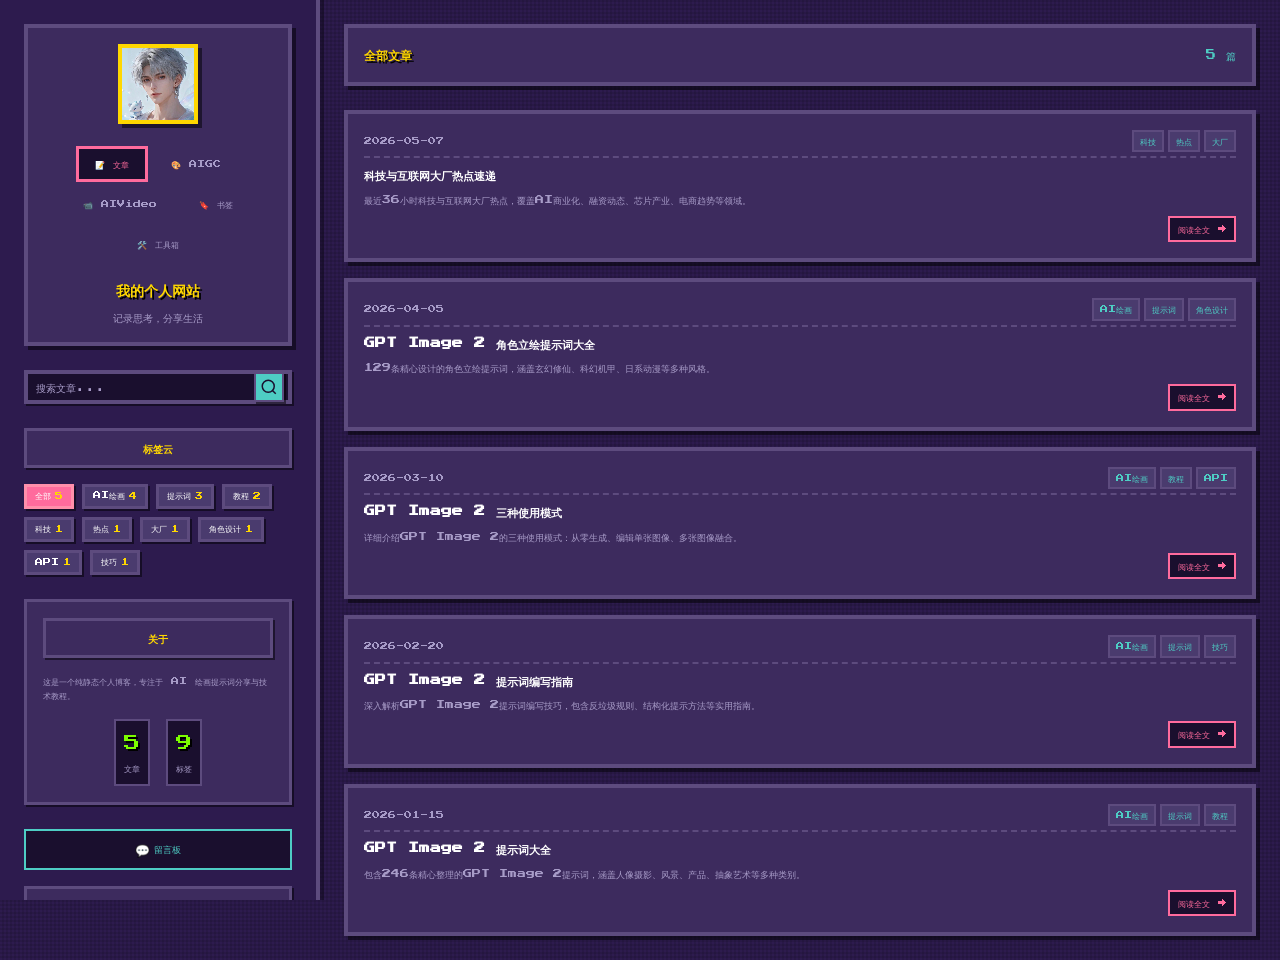
<file: index.html>
<!DOCTYPE html>
<html lang="zh-CN">
<head>
  <meta charset="UTF-8">
  <meta name="viewport" content="width=device-width, initial-scale=1.0">
  <title>我的个人网站</title>
  <link rel="stylesheet" href="css/style.css">
  <link href="https://fonts.googleapis.com/css2?family=Playfair+Display:wght@400;600;700&family=Source+Sans+3:wght@300;400;600&display=swap" rel="stylesheet">
</head>
<body>
  <div class="layout">
    <!-- 左侧边栏 -->
    <aside class="sidebar">
      <div class="sidebar-header">
        <div class="avatar-container" id="avatarContainer">
          <img src="images/avatar.png" alt="头像" class="avatar" id="avatarImg" onerror="this.style.display='none'">
        </div>
        <nav class="nav-menu">
          <a href="index.html" class="nav-item active">📝 文章</a>
          <a href="aigc.html" class="nav-item">🎨 AIGC</a>
          <a href="aivideo.html" class="nav-item">📹 AIVideo</a>
          <a href="bookmarks.html" class="nav-item">🔖 书签</a>
          <a href="tools.html" class="nav-item">🛠️ 工具箱</a>
        </nav>
        <h1 class="site-title">我的个人网站</h1>
        <p class="site-subtitle">记录思考，分享生活</p>
      </div>

      <!-- 搜索框 -->
      <div class="search-box">
        <input type="text" id="searchInput" placeholder="搜索文章..." class="search-input">
        <button class="search-btn" id="searchBtn">
          <svg width="18" height="18" viewBox="0 0 24 24" fill="none" stroke="currentColor" stroke-width="2">
            <circle cx="11" cy="11" r="8"></circle>
            <path d="m21 21-4.35-4.35"></path>
          </svg>
        </button>
      </div>

      <!-- 标签云 -->
      <div class="tag-cloud-section">
        <h3 class="sidebar-title">标签云</h3>
        <div class="tag-cloud" id="tagCloud"></div>
      </div>

      <!-- 关于信息 -->
      <div class="about-section">
        <h3 class="sidebar-title">关于</h3>
        <p class="about-text">这是一个纯静态个人博客，专注于 AI 绘画提示词分享与技术教程。</p>
        <div class="stats">
          <div class="stat-item">
            <span class="stat-number" id="articleCount">0</span>
            <span class="stat-label">文章</span>
          </div>
          <div class="stat-item">
            <span class="stat-number" id="tagCount">0</span>
            <span class="stat-label">标签</span>
          </div>
        </div>
      </div>

      <!-- 留言入口 -->
      <div class="guestbook-section">
        <a href="https://wj.qq.com/s2/26614692/c501/" target="_blank" rel="noopener noreferrer" class="guestbook-link">
          <span class="guestbook-icon">💬</span>
          <span>留言板</span>
        </a>
      </div>

      <footer class="sidebar-footer">
        <p>&copy; 2026 我的个人博客</p>
      </footer>
    </aside>

    <!-- 主内容区 -->
    <main class="main-content">
      <header class="content-header">
        <h2 class="content-title" id="contentTitle">全部文章</h2>
        <span class="content-count" id="contentCount">0 篇</span>
      </header>

      <section class="articles-list" id="articlesList"></section>
    </main>
  </div>

  <!-- 文章详情全屏 -->
  <aside class="article-detail" id="articleDetail">
    <div class="detail-content">
      <button class="close-btn" id="closeDetail" aria-label="关闭文章">
        <svg width="24" height="24" viewBox="0 0 24 24" fill="none" stroke="currentColor" stroke-width="2">
          <path d="M18 6 6 18"></path>
          <path d="m6 6 12 12"></path>
        </svg>
      </button>
      <div class="detail-body" id="detailBody"></div>
    </div>
  </aside>

  <!-- 角色资料弹窗 -->
  <aside class="profile-modal" id="profileModal">
    <div class="profile-content">
      <button class="profile-close-btn" id="profileCloseBtn">✕</button>
      <div class="profile-header">
        <div class="profile-title">角色档案</div>
        <div class="profile-subtitle">CHARACTER PROFILE</div>
      </div>
      <div class="profile-body">
        <!-- 左侧信息 -->
        <div class="profile-left">
          <div class="data-line" id="line1"></div>
          <div class="data-line" id="line2"></div>
          <div class="data-line" id="line3"></div>
          <div class="data-line" id="line4"></div>
          <div class="info-item" data-label="昵称">Sparta-Silence</div>
          <div class="info-item" data-label="性别">男</div>
          <div class="info-item" data-label="年龄">23岁</div>
          <div class="info-item" data-label="生日">5月1日</div>
        </div>
        <!-- 中间头像 -->
        <div class="profile-center">
          <div class="avatar-frame">
            <div class="avatar-glow"></div>
            <img src="images/avatar.png" alt="头像" class="profile-avatar" onerror="this.src='data:image/svg+xml,<svg xmlns=%22http://www.w3.org/2000/svg%22 width=%2280%22 height=%2280%22><rect width=%2280%22 height=%2280%22 fill=%22%233d2b5e%22/><text x=%2240%22 y=%2245%22 text-anchor=%22middle%22 fill=%22%23ffd700%22 font-size=%2230%22>?</text></svg>'">
          </div>
          <div class="avatar-decoration"></div>
        </div>
        <!-- 右侧信息 -->
        <div class="profile-right">
          <div class="data-line" id="line5"></div>
          <div class="data-line" id="line6"></div>
          <div class="data-line" id="line7"></div>
          <div class="data-line" id="line8"></div>
          <div class="info-item" data-label="邮箱">3291614511@qq.com</div>
          <div class="info-item" data-label="GitHub">暂无</div>
          <div class="info-item" data-label="专业">软件工程</div>
          <div class="info-item" data-label="兴趣">听歌、打游戏</div>
        </div>
      </div>
      <div class="profile-footer">
        <div class="pixel-decoration">◆ ◆ ◆</div>
      </div>
    </div>
  </aside>

  <script src="js/app.js"></script>
</body>
</html>
</file>
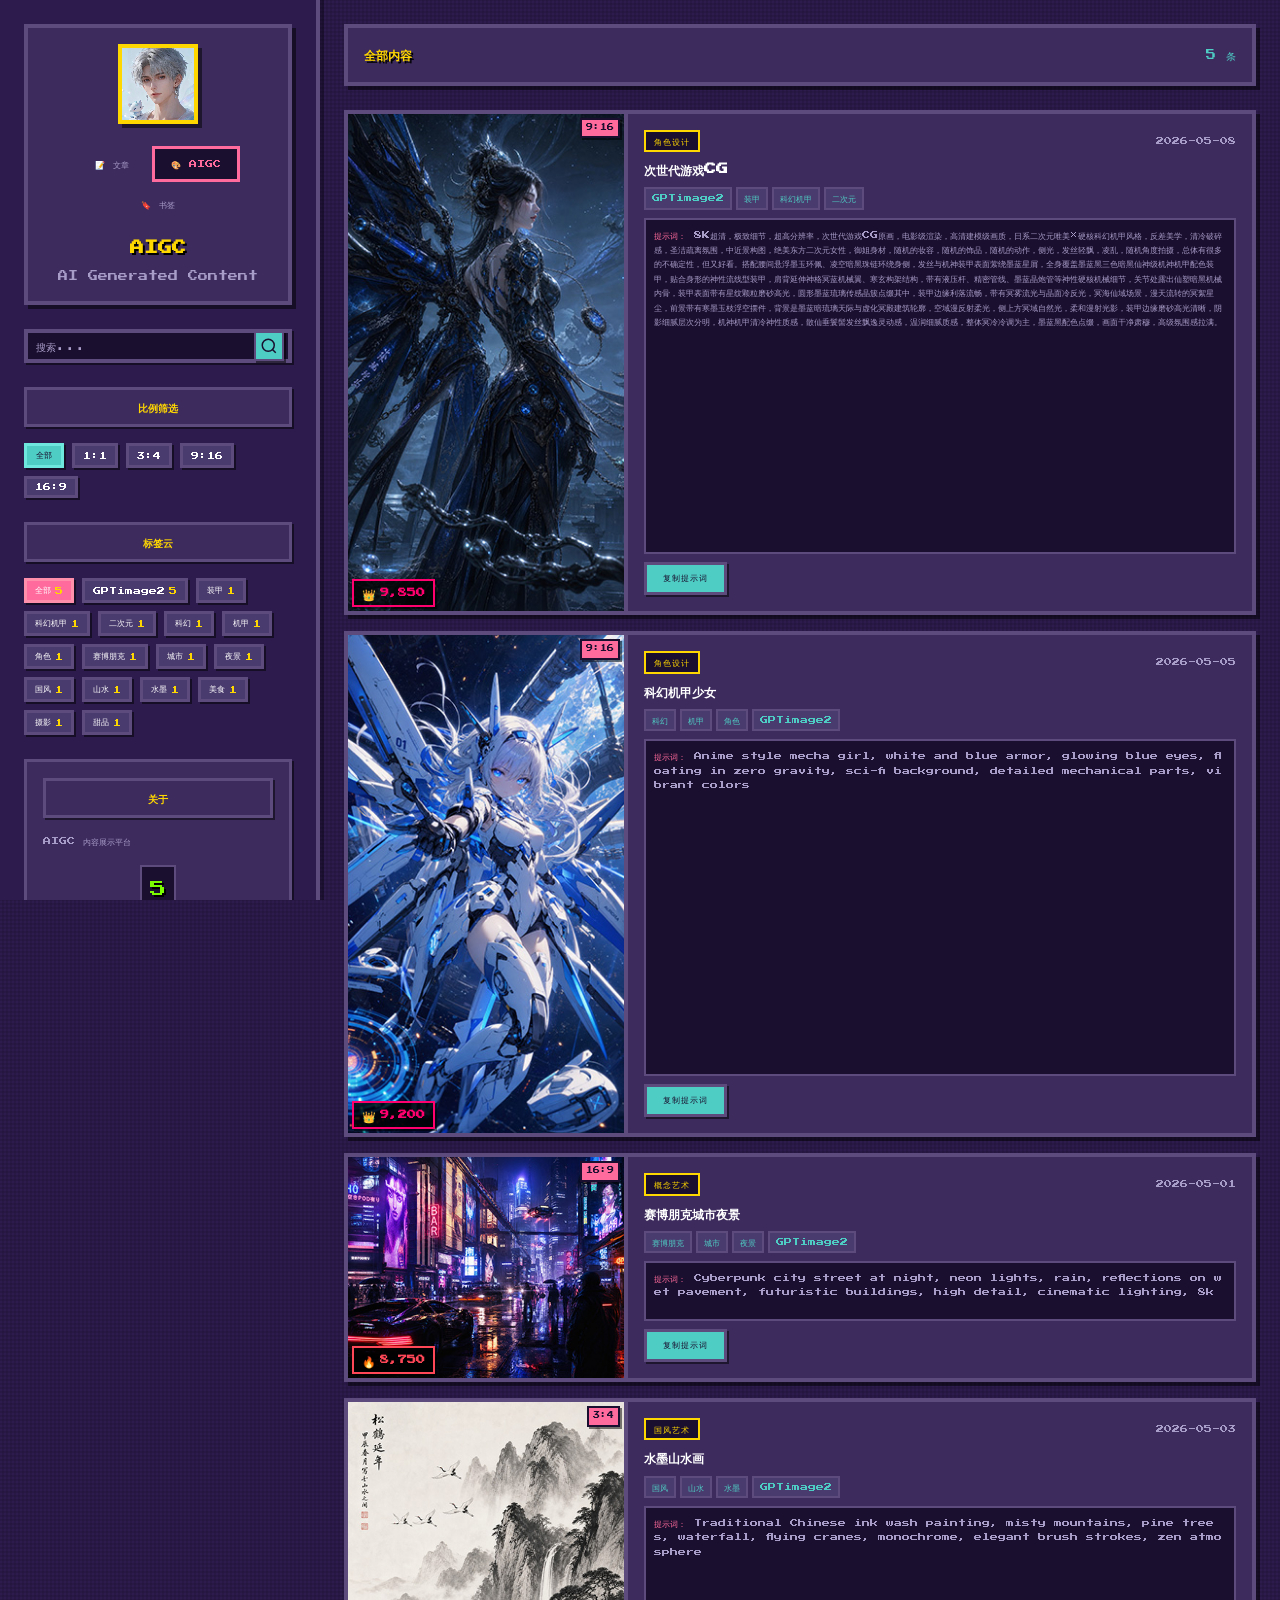
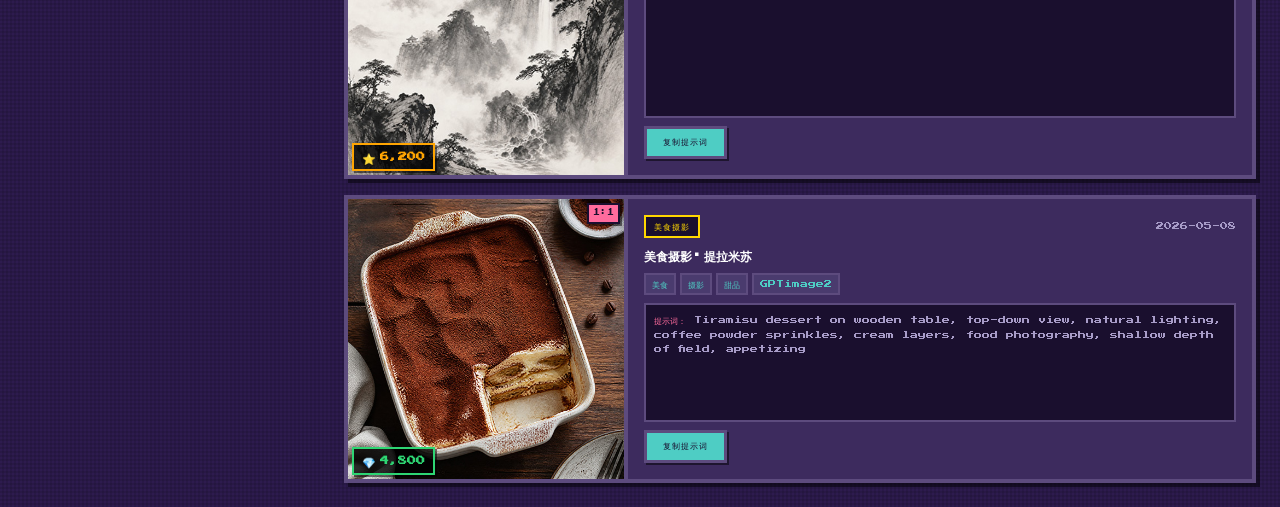
<file: aigc.html>
<!DOCTYPE html>
<html lang="zh-CN">
<head>
  <meta charset="UTF-8">
  <meta name="viewport" content="width=device-width, initial-scale=1.0">
  <title>AIGC - 我的个人博客</title>
  <link rel="stylesheet" href="css/style.css">
  <link href="https://fonts.googleapis.com/css2?family=Press+Start+2P&display=swap" rel="stylesheet">
</head>
<body>
  <div class="layout">
    <aside class="sidebar">
      <div class="sidebar-header">
        <div class="avatar-container" id="avatarContainer">
          <img src="images/avatar.png" alt="头像" class="avatar" id="avatarImg" onerror="this.style.display='none'">
        </div>
        <nav class="nav-menu">
          <a href="index.html" class="nav-item">📝 文章</a>
          <a href="aigc.html" class="nav-item active">🎨 AIGC</a>
          <a href="bookmarks.html" class="nav-item">🔖 书签</a>
        </nav>
        <h1 class="site-title">AIGC</h1>
        <p class="site-subtitle">AI Generated Content</p>
      </div>

      <div class="search-box">
        <input type="text" id="searchInput" placeholder="搜索..." class="search-input">
        <button class="search-btn" id="searchBtn">
          <svg width="18" height="18" viewBox="0 0 24 24" fill="none" stroke="currentColor" stroke-width="2">
            <circle cx="11" cy="11" r="8"></circle>
            <path d="m21 21-4.35-4.35"></path>
          </svg>
        </button>
      </div>

      <div class="ratio-filter-section">
        <h3 class="sidebar-title">比例筛选</h3>
        <div class="ratio-filter" id="ratioFilter">
          <button class="ratio-filter-item active" data-ratio="all">
            <span class="ratio-name">全部</span>
          </button>
          <button class="ratio-filter-item" data-ratio="1:1">
            <span class="ratio-name">1:1</span>
          </button>
          <button class="ratio-filter-item" data-ratio="3:4">
            <span class="ratio-name">3:4</span>
          </button>
          <button class="ratio-filter-item" data-ratio="9:16">
            <span class="ratio-name">9:16</span>
          </button>
          <button class="ratio-filter-item" data-ratio="16:9">
            <span class="ratio-name">16:9</span>
          </button>
        </div>
      </div>

      <div class="tag-cloud-section">
        <h3 class="sidebar-title">标签云</h3>
        <div class="tag-cloud" id="tagCloud"></div>
      </div>

      <div class="about-section">
        <h3 class="sidebar-title">关于</h3>
        <p class="about-text">AIGC 内容展示平台</p>
        <div class="stats">
          <div class="stat-item">
            <span class="stat-number" id="articleCount">0</span>
            <span class="stat-label">内容</span>
          </div>
        </div>
      </div>

      <footer class="sidebar-footer">
        <p>&copy; 2026 我的个人博客</p>
      </footer>
    </aside>

    <main class="main-content">
      <header class="content-header">
        <h2 class="content-title" id="contentTitle">全部内容</h2>
        <span class="content-count" id="contentCount">0 条</span>
      </header>

      <section class="articles-list" id="articlesList"></section>
    </main>
  </div>

  <aside class="article-detail" id="articleDetail">
    <div class="detail-content">
      <button class="close-btn" id="closeDetail" aria-label="关闭">
        <svg width="24" height="24" viewBox="0 0 24 24" fill="none" stroke="currentColor" stroke-width="2">
          <path d="M18 6 6 18"></path>
          <path d="m6 6 12 12"></path>
        </svg>
      </button>
      <div class="detail-body" id="detailBody"></div>
    </div>
  </aside>

  <aside class="profile-modal" id="profileModal">
    <div class="profile-content">
      <button class="profile-close-btn" id="profileCloseBtn">✕</button>
      <div class="profile-header">
        <div class="profile-title">角色档案</div>
        <div class="profile-subtitle">CHARACTER PROFILE</div>
      </div>
      <div class="profile-body">
        <div class="profile-left">
          <div class="data-line" id="line1"></div>
          <div class="data-line" id="line2"></div>
          <div class="data-line" id="line3"></div>
          <div class="data-line" id="line4"></div>
          <div class="info-item" data-label="昵称">Sparta-Silence</div>
          <div class="info-item" data-label="性别">男</div>
          <div class="info-item" data-label="年龄">23岁</div>
          <div class="info-item" data-label="生日">5月1日</div>
        </div>
        <div class="profile-center">
          <div class="avatar-frame">
            <div class="avatar-glow"></div>
            <img src="images/avatar.png" alt="头像" class="profile-avatar">
          </div>
          <div class="avatar-decoration"></div>
        </div>
        <div class="profile-right">
          <div class="data-line" id="line5"></div>
          <div class="data-line" id="line6"></div>
          <div class="data-line" id="line7"></div>
          <div class="data-line" id="line8"></div>
          <div class="info-item" data-label="邮箱">3291614511@qq.com</div>
          <div class="info-item" data-label="GitHub">暂无</div>
          <div class="info-item" data-label="专业">软件工程</div>
          <div class="info-item" data-label="兴趣">听歌、打游戏</div>
        </div>
      </div>
      <div class="profile-footer">
        <div class="pixel-decoration">◆ ◆ ◆</div>
      </div>
    </div>
  </aside>

  <script src="js/app.js"></script>
</body>
</html>
</file>
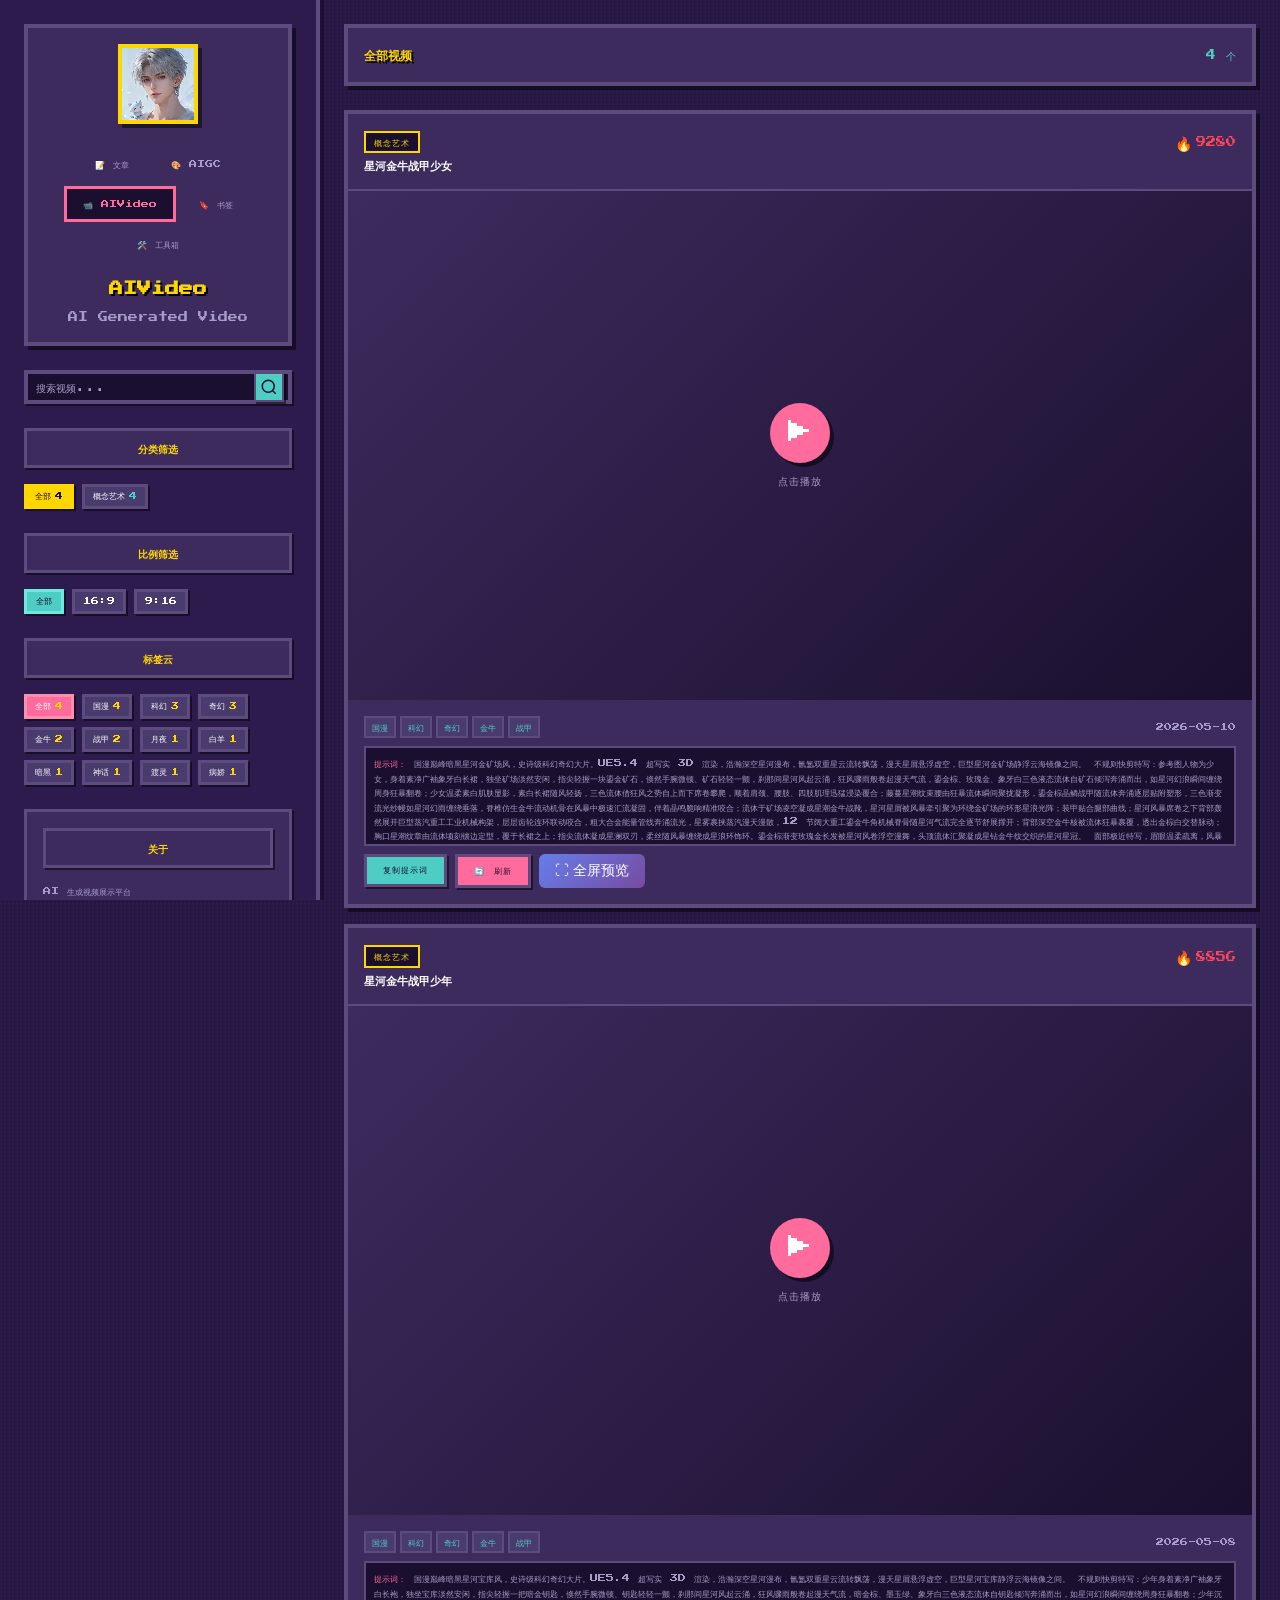
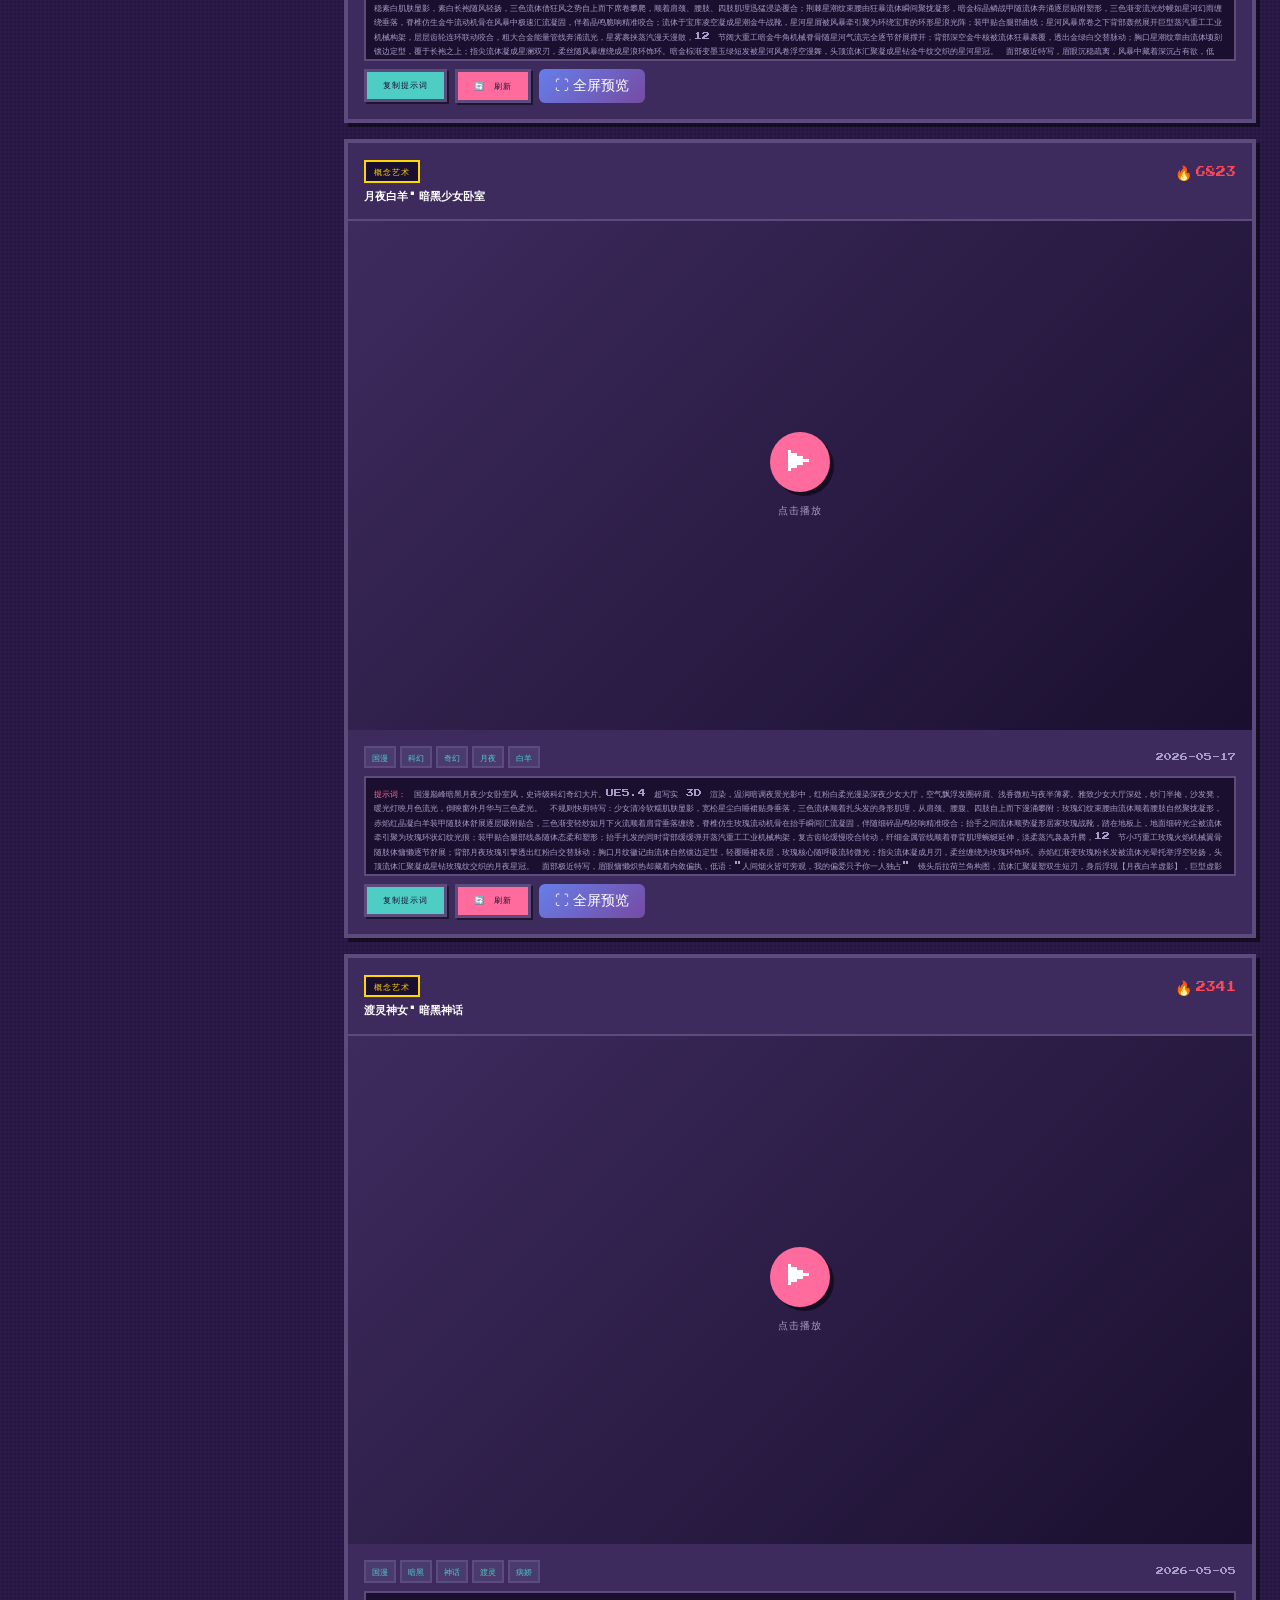
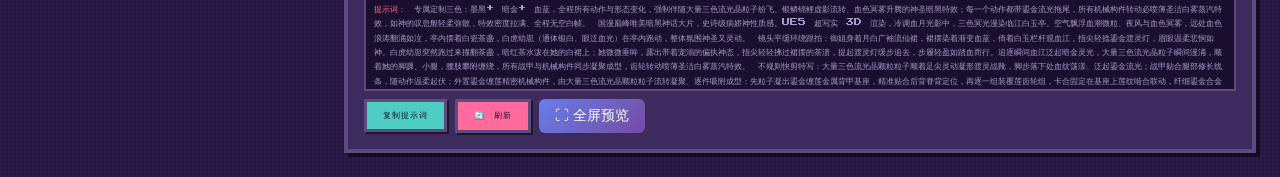
<file: aivideo.html>
<!DOCTYPE html>
<html lang="zh-CN">
<head>
  <meta charset="UTF-8">
  <meta name="viewport" content="width=device-width, initial-scale=1.0">
  <title>AIVideo - 我的个人博客</title>
  <link rel="stylesheet" href="css/style.css">
  <link href="https://fonts.googleapis.com/css2?family=Press+Start+2P&display=swap" rel="stylesheet">
</head>
<body>
  <div class="layout">
    <aside class="sidebar">
      <div class="sidebar-header">
        <div class="avatar-container" id="avatarContainer">
          <img src="images/avatar.png" alt="头像" class="avatar" id="avatarImg" onerror="this.style.display='none'">
        </div>
        <nav class="nav-menu">
          <a href="index.html" class="nav-item">📝 文章</a>
          <a href="aigc.html" class="nav-item">🎨 AIGC</a>
          <a href="aivideo.html" class="nav-item active">📹 AIVideo</a>
          <a href="bookmarks.html" class="nav-item">🔖 书签</a>
          <a href="tools.html" class="nav-item">🛠️ 工具箱</a>
        </nav>
        <h1 class="site-title">AIVideo</h1>
        <p class="site-subtitle">AI Generated Video</p>
      </div>

      <div class="search-box">
        <input type="text" id="searchInput" placeholder="搜索视频..." class="search-input">
        <button class="search-btn" id="searchBtn">
          <svg width="18" height="18" viewBox="0 0 24 24" fill="none" stroke="currentColor" stroke-width="2">
            <circle cx="11" cy="11" r="8"></circle>
            <path d="m21 21-4.35-4.35"></path>
          </svg>
        </button>
      </div>

      <div class="category-filter-section">
        <h3 class="sidebar-title">分类筛选</h3>
        <div class="category-filter" id="categoryFilter"></div>
      </div>

      <div class="ratio-filter-section">
        <h3 class="sidebar-title">比例筛选</h3>
        <div class="ratio-filter" id="ratioFilter">
          <button class="ratio-filter-item active" data-ratio="all">
            <span class="ratio-name">全部</span>
          </button>
          <button class="ratio-filter-item" data-ratio="16:9">
            <span class="ratio-name">16:9</span>
          </button>
          <button class="ratio-filter-item" data-ratio="9:16">
            <span class="ratio-name">9:16</span>
          </button>
        </div>
      </div>

      <div class="tag-cloud-section">
        <h3 class="sidebar-title">标签云</h3>
        <div class="tag-cloud" id="tagCloud"></div>
      </div>

      <div class="about-section">
        <h3 class="sidebar-title">关于</h3>
        <p class="about-text">AI 生成视频展示平台</p>
        <div class="stats">
          <div class="stat-item">
            <span class="stat-number" id="articleCount">0</span>
            <span class="stat-label">视频</span>
          </div>
        </div>
      </div>

      <footer class="sidebar-footer">
        <p>&copy; 2026 我的个人博客</p>
      </footer>
    </aside>

    <main class="main-content">
      <header class="content-header">
        <h2 class="content-title" id="contentTitle">全部视频</h2>
        <span class="content-count" id="contentCount">0 个</span>
      </header>

      <section class="articles-list" id="articlesList"></section>
    </main>
  </div>

  <aside class="profile-modal" id="profileModal">
    <div class="profile-content">
      <button class="profile-close-btn" id="profileCloseBtn">✕</button>
      <div class="profile-header">
        <div class="profile-title">角色档案</div>
        <div class="profile-subtitle">CHARACTER PROFILE</div>
      </div>
      <div class="profile-body">
        <div class="profile-left">
          <div class="data-line" id="line1"></div>
          <div class="data-line" id="line2"></div>
          <div class="data-line" id="line3"></div>
          <div class="data-line" id="line4"></div>
          <div class="info-item" data-label="昵称">Sparta-Silence</div>
          <div class="info-item" data-label="性别">男</div>
          <div class="info-item" data-label="年龄">23岁</div>
          <div class="info-item" data-label="生日">5月1日</div>
        </div>
        <div class="profile-center">
          <div class="avatar-frame">
            <div class="avatar-glow"></div>
            <img src="images/avatar.png" alt="头像" class="profile-avatar">
          </div>
          <div class="avatar-decoration"></div>
        </div>
        <div class="profile-right">
          <div class="data-line" id="line5"></div>
          <div class="data-line" id="line6"></div>
          <div class="data-line" id="line7"></div>
          <div class="data-line" id="line8"></div>
          <div class="info-item" data-label="邮箱">3291614511@qq.com</div>
          <div class="info-item" data-label="GitHub">暂无</div>
          <div class="info-item" data-label="专业">软件工程</div>
          <div class="info-item" data-label="兴趣">听歌、打游戏</div>
        </div>
      </div>
      <div class="profile-footer">
        <div class="pixel-decoration">◆ ◆ ◆</div>
      </div>
    </div>
  </aside>

  <script src="js/app.js"></script>
</body>
</html>
</file>
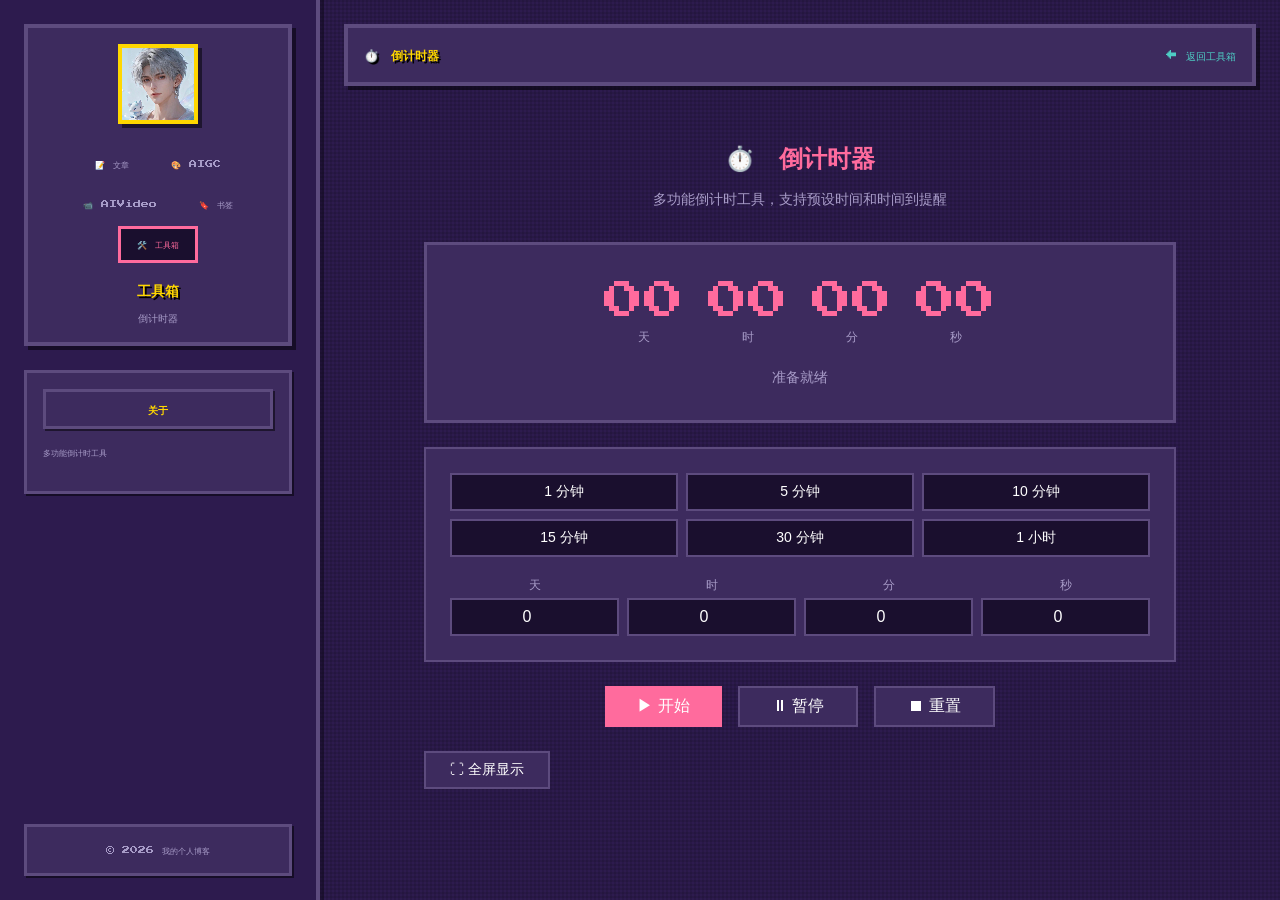
<file: countdown-timer.html>
<!DOCTYPE html>
<html lang="zh-CN">
<head>
  <meta charset="UTF-8">
  <meta name="viewport" content="width=device-width, initial-scale=1.0">
  <title>倒计时器 - 工具箱</title>
  <link rel="stylesheet" href="css/style.css">
  <link href="https://fonts.googleapis.com/css2?family=Press+Start+2P&display=swap" rel="stylesheet">
  <style>
    .tool-container {
      max-width: 800px;
      margin: 0 auto;
      padding: var(--spacing-lg);
    }
    
    .tool-header {
      text-align: center;
      margin-bottom: var(--spacing-xl);
    }
    
    .tool-title {
      font-size: 1.5rem;
      color: var(--color-accent);
      margin-bottom: var(--spacing-sm);
    }
    
    .tool-subtitle {
      color: var(--color-text-dim);
      font-size: 0.875rem;
    }
    
    .timer-display {
      background: var(--color-bg-panel);
      border: 3px solid var(--color-card-border);
      border-radius: var(--radius-lg);
      padding: var(--spacing-xl);
      margin-bottom: var(--spacing-lg);
      text-align: center;
    }
    
    .timer-display.active {
      border-color: var(--color-accent);
      box-shadow: 0 0 20px rgba(255, 105, 180, 0.3);
    }
    
    .timer-display.finished {
      border-color: #ff4757;
      animation: pulse 1s infinite;
    }
    
    @keyframes pulse {
      0%, 100% { box-shadow: 0 0 20px rgba(255, 71, 87, 0.5); }
      50% { box-shadow: 0 0 40px rgba(255, 71, 87, 0.8); }
    }
    
    .time-units {
      display: flex;
      justify-content: center;
      gap: var(--spacing-lg);
      margin-bottom: var(--spacing-md);
    }
    
    .time-unit {
      text-align: center;
    }
    
    .time-value {
      font-family: 'Press Start 2P', monospace;
      font-size: 2.5rem;
      color: var(--color-accent);
      display: block;
      line-height: 1.2;
    }
    
    .time-label {
      font-size: 0.75rem;
      color: var(--color-text-dim);
      text-transform: uppercase;
      margin-top: var(--spacing-xs);
    }
    
    .timer-status {
      font-size: 0.875rem;
      color: var(--color-text-dim);
      margin-top: var(--spacing-md);
    }
    
    .settings-panel {
      background: var(--color-bg-panel);
      border: 2px solid var(--color-card-border);
      border-radius: var(--radius-md);
      padding: var(--spacing-lg);
      margin-bottom: var(--spacing-lg);
    }
    
    .preset-buttons {
      display: grid;
      grid-template-columns: repeat(3, 1fr);
      gap: var(--spacing-sm);
      margin-bottom: var(--spacing-md);
    }
    
    .preset-btn {
      background: var(--color-bg-dark);
      border: 2px solid var(--color-card-border);
      color: var(--color-text);
      padding: var(--spacing-sm);
      border-radius: var(--radius-sm);
      font-size: 0.875rem;
      cursor: pointer;
      transition: all 0.2s;
    }
    
    .preset-btn:hover {
      border-color: var(--color-accent);
      color: var(--color-accent);
    }
    
    .custom-time {
      display: grid;
      grid-template-columns: repeat(4, 1fr);
      gap: var(--spacing-sm);
    }
    
    .time-input-group {
      text-align: center;
    }
    
    .time-input-group label {
      display: block;
      font-size: 0.75rem;
      color: var(--color-text-dim);
      margin-bottom: var(--spacing-xs);
    }
    
    .time-input {
      width: 100%;
      padding: var(--spacing-sm);
      background: var(--color-bg-dark);
      border: 2px solid var(--color-card-border);
      border-radius: var(--radius-sm);
      color: var(--color-text);
      font-size: 1rem;
      text-align: center;
      outline: none;
    }
    
    .time-input:focus {
      border-color: var(--color-accent);
    }
    
    .timer-controls {
      display: flex;
      justify-content: center;
      gap: var(--spacing-md);
      margin-bottom: var(--spacing-lg);
      flex-wrap: wrap;
    }
    
    .control-btn {
      background: var(--color-accent);
      color: white;
      border: none;
      padding: var(--spacing-sm) var(--spacing-xl);
      border-radius: var(--radius-md);
      font-size: 1rem;
      cursor: pointer;
      transition: all 0.2s;
      display: flex;
      align-items: center;
      gap: var(--spacing-xs);
      min-width: 100px;
      justify-content: center;
    }
    
    .control-btn:hover {
      background: var(--color-accent-hover);
      transform: translateY(-2px);
    }
    
    .control-btn:disabled {
      background: var(--color-card-border);
      cursor: not-allowed;
      transform: none;
    }
    
    .control-btn.secondary {
      background: var(--color-bg-panel);
      border: 2px solid var(--color-card-border);
      color: var(--color-text);
    }
    
    .control-btn.secondary:hover {
      background: var(--color-card-border);
    }
    
    .fullscreen-btn {
      background: var(--color-bg-panel);
      border: 2px solid var(--color-card-border);
      color: var(--color-text);
      padding: var(--spacing-sm) var(--spacing-lg);
      border-radius: var(--radius-md);
      font-size: 0.875rem;
      cursor: pointer;
      transition: all 0.2s;
      display: flex;
      align-items: center;
      gap: var(--spacing-xs);
    }
    
    .fullscreen-btn:hover {
      background: var(--color-card-border);
    }
    
    .fullscreen-display {
      display: none;
      position: fixed;
      top: 0;
      left: 0;
      width: 100vw;
      height: 100vh;
      background: var(--color-bg-dark);
      z-index: 9999;
      flex-direction: column;
      align-items: center;
      justify-content: center;
    }
    
    .fullscreen-display.active {
      display: flex;
    }
    
    .fullscreen-time {
      font-family: 'Press Start 2P', monospace;
      font-size: 15vw;
      color: var(--color-accent);
      text-align: center;
      line-height: 1.2;
    }
    
    .fullscreen-close {
      position: absolute;
      top: var(--spacing-lg);
      right: var(--spacing-lg);
      background: none;
      border: none;
      color: var(--color-text);
      font-size: 2rem;
      cursor: pointer;
      opacity: 0.5;
      transition: opacity 0.2s;
    }
    
    .fullscreen-close:hover {
      opacity: 1;
    }
  </style>
</head>
<body>
  <div class="layout">
    <aside class="sidebar">
      <div class="sidebar-header">
        <div class="avatar-container" id="avatarContainer">
          <img src="images/avatar.png" alt="头像" class="avatar" id="avatarImg" onerror="this.style.display='none'">
        </div>
        <nav class="nav-menu">
          <a href="index.html" class="nav-item">📝 文章</a>
          <a href="aigc.html" class="nav-item">🎨 AIGC</a>
          <a href="aivideo.html" class="nav-item">📹 AIVideo</a>
          <a href="bookmarks.html" class="nav-item">🔖 书签</a>
          <a href="tools.html" class="nav-item active">🛠️ 工具箱</a>
        </nav>
        <h1 class="site-title">工具箱</h1>
        <p class="site-subtitle">倒计时器</p>
      </div>

      <div class="about-section">
        <h3 class="sidebar-title">关于</h3>
        <p class="about-text">多功能倒计时工具</p>
      </div>

      <footer class="sidebar-footer">
        <p>&copy; 2026 我的个人博客</p>
      </footer>
    </aside>

    <main class="main-content">
      <header class="content-header">
        <h2 class="content-title">⏱️ 倒计时器</h2>
        <a href="tools.html" class="back-link">← 返回工具箱</a>
      </header>

      <div class="tool-container">
        <div class="tool-header">
          <h2 class="tool-title">⏱️ 倒计时器</h2>
          <p class="tool-subtitle">多功能倒计时工具，支持预设时间和时间到提醒</p>
        </div>

        <div class="timer-display" id="timerDisplay">
          <div class="time-units">
            <div class="time-unit">
              <span class="time-value" id="days">00</span>
              <span class="time-label">天</span>
            </div>
            <div class="time-unit">
              <span class="time-value" id="hours">00</span>
              <span class="time-label">时</span>
            </div>
            <div class="time-unit">
              <span class="time-value" id="minutes">00</span>
              <span class="time-label">分</span>
            </div>
            <div class="time-unit">
              <span class="time-value" id="seconds">00</span>
              <span class="time-label">秒</span>
            </div>
          </div>
          <div class="timer-status" id="timerStatus">准备就绪</div>
        </div>

        <div class="settings-panel">
          <div class="preset-buttons">
            <button class="preset-btn" onclick="setPreset(1)">1 分钟</button>
            <button class="preset-btn" onclick="setPreset(5)">5 分钟</button>
            <button class="preset-btn" onclick="setPreset(10)">10 分钟</button>
            <button class="preset-btn" onclick="setPreset(15)">15 分钟</button>
            <button class="preset-btn" onclick="setPreset(30)">30 分钟</button>
            <button class="preset-btn" onclick="setPreset(60)">1 小时</button>
          </div>
          
          <div class="custom-time">
            <div class="time-input-group">
              <label>天</label>
              <input type="number" class="time-input" id="inputDays" min="0" max="99" value="0">
            </div>
            <div class="time-input-group">
              <label>时</label>
              <input type="number" class="time-input" id="inputHours" min="0" max="23" value="0">
            </div>
            <div class="time-input-group">
              <label>分</label>
              <input type="number" class="time-input" id="inputMinutes" min="0" max="59" value="0">
            </div>
            <div class="time-input-group">
              <label>秒</label>
              <input type="number" class="time-input" id="inputSeconds" min="0" max="59" value="0">
            </div>
          </div>
        </div>

        <div class="timer-controls">
          <button class="control-btn" id="startBtn" onclick="startTimer()">
            ▶ 开始
          </button>
          <button class="control-btn secondary" id="pauseBtn" onclick="pauseTimer()" disabled>
            ⏸ 暂停
          </button>
          <button class="control-btn secondary" onclick="resetTimer()">
            ⏹ 重置
          </button>
        </div>

        <div style="text-align: center;">
          <button class="fullscreen-btn" onclick="toggleFullscreen()">
            ⛶ 全屏显示
          </button>
        </div>
      </div>
    </main>
  </div>

  <!-- 全屏显示 -->
  <div class="fullscreen-display" id="fullscreenDisplay">
    <button class="fullscreen-close" onclick="toggleFullscreen()">✕</button>
    <div class="fullscreen-time" id="fullscreenTime">00:00:00</div>
  </div>

  <script src="js/app.js"></script>
  <script>
    const timerDisplay = document.getElementById('timerDisplay');
    const timerStatus = document.getElementById('timerStatus');
    const startBtn = document.getElementById('startBtn');
    const pauseBtn = document.getElementById('pauseBtn');
    const fullscreenDisplay = document.getElementById('fullscreenDisplay');
    const fullscreenTime = document.getElementById('fullscreenTime');

    let totalSeconds = 0;
    let remainingSeconds = 0;
    let timerInterval = null;
    let isRunning = false;
    let isPaused = false;

    // 设置预设时间
    function setPreset(minutes) {
      if (isRunning) return;
      
      document.getElementById('inputDays').value = 0;
      document.getElementById('inputHours').value = 0;
      document.getElementById('inputMinutes').value = minutes;
      document.getElementById('inputSeconds').value = 0;
      
      updateDisplay(minutes * 60);
    }

    // 获取输入的总秒数
    function getInputSeconds() {
      const days = parseInt(document.getElementById('inputDays').value) || 0;
      const hours = parseInt(document.getElementById('inputHours').value) || 0;
      const minutes = parseInt(document.getElementById('inputMinutes').value) || 0;
      const seconds = parseInt(document.getElementById('inputSeconds').value) || 0;
      
      return days * 86400 + hours * 3600 + minutes * 60 + seconds;
    }

    // 开始计时
    function startTimer() {
      if (isRunning && !isPaused) return;
      
      if (!isPaused) {
        totalSeconds = getInputSeconds();
        remainingSeconds = totalSeconds;
      }
      
      if (remainingSeconds <= 0) {
        timerStatus.textContent = '请设置时间';
        return;
      }
      
      isRunning = true;
      isPaused = false;
      
      timerDisplay.classList.add('active');
      timerDisplay.classList.remove('finished');
      timerStatus.textContent = '倒计时中...';
      
      startBtn.disabled = true;
      pauseBtn.disabled = false;
      
      timerInterval = setInterval(() => {
        remainingSeconds--;
        updateDisplay(remainingSeconds);
        
        if (remainingSeconds <= 0) {
          finishTimer();
        }
      }, 1000);
    }

    // 暂停计时
    function pauseTimer() {
      if (!isRunning || isPaused) return;
      
      clearInterval(timerInterval);
      isPaused = true;
      
      timerDisplay.classList.remove('active');
      timerStatus.textContent = '已暂停';
      
      startBtn.disabled = false;
      startBtn.innerHTML = '▶ 继续';
      pauseBtn.disabled = true;
    }

    // 重置计时
    function resetTimer() {
      clearInterval(timerInterval);
      isRunning = false;
      isPaused = false;
      
      timerDisplay.classList.remove('active', 'finished');
      timerStatus.textContent = '准备就绪';
      
      startBtn.disabled = false;
      startBtn.innerHTML = '▶ 开始';
      pauseBtn.disabled = true;
      
      remainingSeconds = getInputSeconds();
      updateDisplay(remainingSeconds);
    }

    // 计时结束
    function finishTimer() {
      clearInterval(timerInterval);
      isRunning = false;
      isPaused = false;
      
      timerDisplay.classList.remove('active');
      timerDisplay.classList.add('finished');
      timerStatus.textContent = '时间到！';
      
      startBtn.disabled = false;
      startBtn.innerHTML = '▶ 开始';
      pauseBtn.disabled = true;
      
      // 播放提示音
      playAlarm();
    }

    // 更新显示
    function updateDisplay(seconds) {
      const days = Math.floor(seconds / 86400);
      const hours = Math.floor((seconds % 86400) / 3600);
      const minutes = Math.floor((seconds % 3600) / 60);
      const secs = seconds % 60;
      
      document.getElementById('days').textContent = String(days).padStart(2, '0');
      document.getElementById('hours').textContent = String(hours).padStart(2, '0');
      document.getElementById('minutes').textContent = String(minutes).padStart(2, '0');
      document.getElementById('seconds').textContent = String(secs).padStart(2, '0');
      
      // 更新全屏显示
      if (days > 0) {
        fullscreenTime.textContent = `${String(days).padStart(2, '0')}:${String(hours).padStart(2, '0')}:${String(minutes).padStart(2, '0')}`;
      } else if (hours > 0) {
        fullscreenTime.textContent = `${String(hours).padStart(2, '0')}:${String(minutes).padStart(2, '0')}:${String(secs).padStart(2, '0')}`;
      } else {
        fullscreenTime.textContent = `${String(minutes).padStart(2, '0')}:${String(secs).padStart(2, '0')}`;
      }
    }

    // 播放提示音
    function playAlarm() {
      try {
        const audioContext = new (window.AudioContext || window.webkitAudioContext)();
        const oscillator = audioContext.createOscillator();
        const gainNode = audioContext.createGain();
        
        oscillator.connect(gainNode);
        gainNode.connect(audioContext.destination);
        
        oscillator.frequency.value = 800;
        oscillator.type = 'sine';
        
        gainNode.gain.setValueAtTime(0.3, audioContext.currentTime);
        gainNode.gain.exponentialRampToValueAtTime(0.01, audioContext.currentTime + 0.5);
        
        oscillator.start(audioContext.currentTime);
        oscillator.stop(audioContext.currentTime + 0.5);
        
        // 播放3次
        setTimeout(() => {
          const osc2 = audioContext.createOscillator();
          const gain2 = audioContext.createGain();
          osc2.connect(gain2);
          gain2.connect(audioContext.destination);
          osc2.frequency.value = 800;
          osc2.type = 'sine';
          gain2.gain.setValueAtTime(0.3, audioContext.currentTime);
          gain2.gain.exponentialRampToValueAtTime(0.01, audioContext.currentTime + 0.5);
          osc2.start(audioContext.currentTime);
          osc2.stop(audioContext.currentTime + 0.5);
        }, 600);
        
        setTimeout(() => {
          const osc3 = audioContext.createOscillator();
          const gain3 = audioContext.createGain();
          osc3.connect(gain3);
          gain3.connect(audioContext.destination);
          osc3.frequency.value = 800;
          osc3.type = 'sine';
          gain3.gain.setValueAtTime(0.3, audioContext.currentTime);
          gain3.gain.exponentialRampToValueAtTime(0.01, audioContext.currentTime + 0.5);
          osc3.start(audioContext.currentTime);
          osc3.stop(audioContext.currentTime + 0.5);
        }, 1200);
      } catch (e) {
        console.log('无法播放提示音:', e);
      }
    }

    // 切换全屏
    function toggleFullscreen() {
      fullscreenDisplay.classList.toggle('active');
    }

    // 初始化显示
    updateDisplay(0);
  </script>
</body>
</html>
</file>
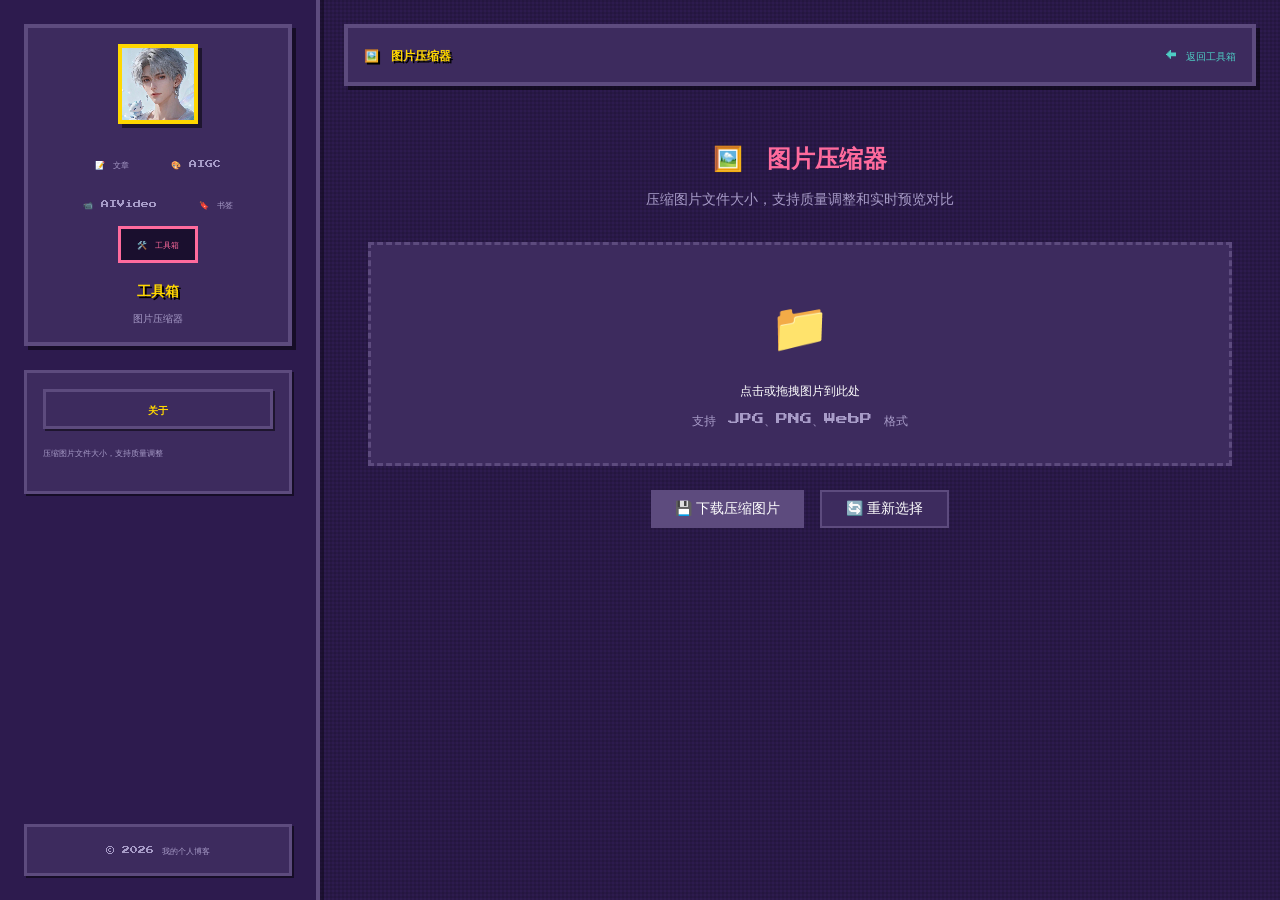
<file: image-compressor.html>
<!DOCTYPE html>
<html lang="zh-CN">
<head>
  <meta charset="UTF-8">
  <meta name="viewport" content="width=device-width, initial-scale=1.0">
  <title>图片压缩器 - 工具箱</title>
  <link rel="stylesheet" href="css/style.css">
  <link href="https://fonts.googleapis.com/css2?family=Press+Start+2P&display=swap" rel="stylesheet">
  <style>
    .tool-container {
      max-width: 1200px;
      margin: 0 auto;
      padding: var(--spacing-lg);
    }
    
    .tool-header {
      text-align: center;
      margin-bottom: var(--spacing-xl);
    }
    
    .tool-title {
      font-size: 1.5rem;
      color: var(--color-accent);
      margin-bottom: var(--spacing-sm);
    }
    
    .tool-subtitle {
      color: var(--color-text-dim);
      font-size: 0.875rem;
    }
    
    .upload-area {
      border: 3px dashed var(--color-card-border);
      border-radius: var(--radius-lg);
      padding: var(--spacing-xl);
      text-align: center;
      background: var(--color-bg-panel);
      transition: all 0.3s;
      margin-bottom: var(--spacing-lg);
    }
    
    .upload-area:hover,
    .upload-area.dragover {
      border-color: var(--color-accent);
      background: rgba(255, 105, 180, 0.05);
    }
    
    .upload-icon {
      font-size: 3rem;
      margin-bottom: var(--spacing-md);
    }
    
    .upload-text {
      color: var(--color-text);
      margin-bottom: var(--spacing-sm);
    }
    
    .upload-hint {
      color: var(--color-text-dim);
      font-size: 0.75rem;
    }
    
    .upload-input {
      display: none;
    }
    
    .compressor-workspace {
      display: grid;
      grid-template-columns: 1fr 1fr;
      gap: var(--spacing-lg);
      margin-bottom: var(--spacing-lg);
    }
    
    @media (max-width: 768px) {
      .compressor-workspace {
        grid-template-columns: 1fr;
      }
    }
    
    .image-panel {
      background: var(--color-bg-panel);
      border: 2px solid var(--color-card-border);
      border-radius: var(--radius-md);
      overflow: hidden;
    }
    
    .panel-header {
      background: var(--color-bg-dark);
      padding: var(--spacing-sm) var(--spacing-md);
      border-bottom: 2px solid var(--color-card-border);
      display: flex;
      justify-content: space-between;
      align-items: center;
    }
    
    .panel-title {
      font-size: 0.875rem;
      color: var(--color-text);
    }
    
    .file-info {
      font-size: 0.75rem;
      color: var(--color-text-dim);
    }
    
    .image-preview {
      width: 100%;
      min-height: 300px;
      max-height: 400px;
      display: flex;
      align-items: center;
      justify-content: center;
      background: var(--color-bg-dark);
      position: relative;
      overflow: hidden;
    }
    
    .image-preview img {
      max-width: 100%;
      max-height: 400px;
      object-fit: contain;
    }
    
    .image-placeholder {
      color: var(--color-text-dim);
      font-size: 0.875rem;
    }
    
    .quality-control {
      background: var(--color-bg-panel);
      border: 2px solid var(--color-card-border);
      border-radius: var(--radius-md);
      padding: var(--spacing-lg);
      margin-bottom: var(--spacing-lg);
    }
    
    .quality-header {
      display: flex;
      justify-content: space-between;
      align-items: center;
      margin-bottom: var(--spacing-md);
    }
    
    .quality-label {
      font-size: 0.875rem;
      color: var(--color-text);
    }
    
    .quality-value {
      font-size: 1.25rem;
      color: var(--color-accent);
      font-weight: bold;
    }
    
    .quality-slider {
      width: 100%;
      height: 8px;
      -webkit-appearance: none;
      appearance: none;
      background: var(--color-bg-dark);
      border-radius: 4px;
      outline: none;
      margin-bottom: var(--spacing-md);
    }
    
    .quality-slider::-webkit-slider-thumb {
      -webkit-appearance: none;
      appearance: none;
      width: 20px;
      height: 20px;
      background: var(--color-accent);
      border-radius: 50%;
      cursor: pointer;
      box-shadow: var(--shadow-pixel);
    }
    
    .quality-slider::-moz-range-thumb {
      width: 20px;
      height: 20px;
      background: var(--color-accent);
      border-radius: 50%;
      cursor: pointer;
      border: none;
      box-shadow: var(--shadow-pixel);
    }
    
    .compression-info {
      display: grid;
      grid-template-columns: repeat(3, 1fr);
      gap: var(--spacing-md);
      text-align: center;
    }
    
    .info-item {
      background: var(--color-bg-dark);
      padding: var(--spacing-md);
      border-radius: var(--radius-sm);
    }
    
    .info-label {
      font-size: 0.75rem;
      color: var(--color-text-dim);
      margin-bottom: var(--spacing-xs);
    }
    
    .info-value {
      font-size: 1rem;
      color: var(--color-text);
      font-weight: bold;
    }
    
    .info-value.saving {
      color: #2ed573;
    }
    
    .tool-actions {
      display: flex;
      justify-content: center;
      gap: var(--spacing-md);
      flex-wrap: wrap;
    }
    
    .action-btn {
      background: var(--color-accent);
      color: white;
      border: none;
      padding: var(--spacing-sm) var(--spacing-lg);
      border-radius: var(--radius-md);
      font-size: 0.875rem;
      cursor: pointer;
      transition: all 0.2s;
      display: flex;
      align-items: center;
      gap: var(--spacing-xs);
    }
    
    .action-btn:hover {
      background: var(--color-accent-hover);
      transform: translateY(-2px);
    }
    
    .action-btn:disabled {
      background: var(--color-card-border);
      cursor: not-allowed;
      transform: none;
    }
    
    .action-btn.secondary {
      background: var(--color-bg-panel);
      border: 2px solid var(--color-card-border);
      color: var(--color-text);
    }
    
    .action-btn.secondary:hover {
      background: var(--color-card-border);
    }
  </style>
</head>
<body>
  <div class="layout">
    <aside class="sidebar">
      <div class="sidebar-header">
        <div class="avatar-container" id="avatarContainer">
          <img src="images/avatar.png" alt="头像" class="avatar" id="avatarImg" onerror="this.style.display='none'">
        </div>
        <nav class="nav-menu">
          <a href="index.html" class="nav-item">📝 文章</a>
          <a href="aigc.html" class="nav-item">🎨 AIGC</a>
          <a href="aivideo.html" class="nav-item">📹 AIVideo</a>
          <a href="bookmarks.html" class="nav-item">🔖 书签</a>
          <a href="tools.html" class="nav-item active">🛠️ 工具箱</a>
        </nav>
        <h1 class="site-title">工具箱</h1>
        <p class="site-subtitle">图片压缩器</p>
      </div>

      <div class="about-section">
        <h3 class="sidebar-title">关于</h3>
        <p class="about-text">压缩图片文件大小，支持质量调整</p>
      </div>

      <footer class="sidebar-footer">
        <p>&copy; 2026 我的个人博客</p>
      </footer>
    </aside>

    <main class="main-content">
      <header class="content-header">
        <h2 class="content-title">🖼️ 图片压缩器</h2>
        <a href="tools.html" class="back-link">← 返回工具箱</a>
      </header>

      <div class="tool-container">
        <div class="tool-header">
          <h2 class="tool-title">🖼️ 图片压缩器</h2>
          <p class="tool-subtitle">压缩图片文件大小，支持质量调整和实时预览对比</p>
        </div>

        <div class="upload-area" id="uploadArea">
          <div class="upload-icon">📁</div>
          <div class="upload-text">点击或拖拽图片到此处</div>
          <div class="upload-hint">支持 JPG、PNG、WebP 格式</div>
          <input type="file" class="upload-input" id="fileInput" accept="image/*">
        </div>

        <div class="compressor-workspace" id="workspace" style="display: none;">
          <div class="image-panel">
            <div class="panel-header">
              <span class="panel-title">原图</span>
              <span class="file-info" id="originalInfo">-</span>
            </div>
            <div class="image-preview">
              <img id="originalImage" alt="原图预览">
            </div>
          </div>

          <div class="image-panel">
            <div class="panel-header">
              <span class="panel-title">压缩后</span>
              <span class="file-info" id="compressedInfo">-</span>
            </div>
            <div class="image-preview">
              <img id="compressedImage" alt="压缩后预览">
            </div>
          </div>
        </div>

        <div class="quality-control" id="qualityControl" style="display: none;">
          <div class="quality-header">
            <span class="quality-label">压缩质量</span>
            <span class="quality-value" id="qualityValue">80%</span>
          </div>
          <input type="range" class="quality-slider" id="qualitySlider" min="1" max="100" value="80">
          
          <div class="compression-info">
            <div class="info-item">
              <div class="info-label">原图大小</div>
              <div class="info-value" id="originalSize">-</div>
            </div>
            <div class="info-item">
              <div class="info-label">压缩后</div>
              <div class="info-value" id="compressedSize">-</div>
            </div>
            <div class="info-item">
              <div class="info-label">节省空间</div>
              <div class="info-value saving" id="savingPercent">-</div>
            </div>
          </div>
        </div>

        <div class="tool-actions">
          <button class="action-btn" id="downloadBtn" disabled onclick="downloadImage()">
            💾 下载压缩图片
          </button>
          <button class="action-btn secondary" onclick="resetCompressor()">
            🔄 重新选择
          </button>
        </div>
      </div>
    </main>
  </div>

  <script src="js/app.js"></script>
  <script>
    const uploadArea = document.getElementById('uploadArea');
    const fileInput = document.getElementById('fileInput');
    const workspace = document.getElementById('workspace');
    const qualityControl = document.getElementById('qualityControl');
    const qualitySlider = document.getElementById('qualitySlider');
    const qualityValue = document.getElementById('qualityValue');
    const originalImage = document.getElementById('originalImage');
    const compressedImage = document.getElementById('compressedImage');
    const downloadBtn = document.getElementById('downloadBtn');

    let originalFile = null;
    let compressedDataUrl = null;

    // 点击上传
    uploadArea.addEventListener('click', () => fileInput.click());

    // 文件选择
    fileInput.addEventListener('change', (e) => {
      const file = e.target.files[0];
      if (file) handleFile(file);
    });

    // 拖拽上传
    uploadArea.addEventListener('dragover', (e) => {
      e.preventDefault();
      uploadArea.classList.add('dragover');
    });

    uploadArea.addEventListener('dragleave', () => {
      uploadArea.classList.remove('dragover');
    });

    uploadArea.addEventListener('drop', (e) => {
      e.preventDefault();
      uploadArea.classList.remove('dragover');
      const file = e.dataTransfer.files[0];
      if (file && file.type.startsWith('image/')) {
        handleFile(file);
      }
    });

    // 处理文件
    function handleFile(file) {
      originalFile = file;
      
      // 显示原图信息
      document.getElementById('originalInfo').textContent = 
        `${file.name} (${file.type.split('/')[1].toUpperCase()})`;
      document.getElementById('originalSize').textContent = formatFileSize(file.size);

      // 读取并显示原图
      const reader = new FileReader();
      reader.onload = (e) => {
        originalImage.src = e.target.result;
        compressImage(e.target.result, qualitySlider.value / 100);
      };
      reader.readAsDataURL(file);

      // 显示工作区
      uploadArea.style.display = 'none';
      workspace.style.display = 'grid';
      qualityControl.style.display = 'block';
      downloadBtn.disabled = false;
    }

    // 压缩图片
    function compressImage(dataUrl, quality) {
      const img = new Image();
      img.onload = () => {
        const canvas = document.createElement('canvas');
        canvas.width = img.width;
        canvas.height = img.height;
        
        const ctx = canvas.getContext('2d');
        ctx.fillStyle = '#FFFFFF';
        ctx.fillRect(0, 0, canvas.width, canvas.height);
        ctx.drawImage(img, 0, 0);

        // 根据原图类型选择输出格式
        let outputType = originalFile.type;
        if (outputType === 'image/png' && quality < 1) {
          outputType = 'image/jpeg';
        }

        compressedDataUrl = canvas.toDataURL(outputType, quality);
        compressedImage.src = compressedDataUrl;

        // 计算压缩后大小
        const compressedSize = Math.round((compressedDataUrl.length - 22) * 3 / 4);
        document.getElementById('compressedSize').textContent = formatFileSize(compressedSize);

        // 计算节省比例
        const saving = ((originalFile.size - compressedSize) / originalFile.size * 100).toFixed(1);
        document.getElementById('savingPercent').textContent = saving + '%';
        document.getElementById('compressedInfo').textContent = 
          `${img.width} x ${img.height} px`;
      };
      img.src = dataUrl;
    }

    // 质量滑块变化
    qualitySlider.addEventListener('input', (e) => {
      const quality = e.target.value;
      qualityValue.textContent = quality + '%';
      if (originalImage.src) {
        compressImage(originalImage.src, quality / 100);
      }
    });

    // 格式化文件大小
    function formatFileSize(bytes) {
      if (bytes === 0) return '0 B';
      const k = 1024;
      const sizes = ['B', 'KB', 'MB', 'GB'];
      const i = Math.floor(Math.log(bytes) / Math.log(k));
      return parseFloat((bytes / Math.pow(k, i)).toFixed(2)) + ' ' + sizes[i];
    }

    // 下载压缩图片
    function downloadImage() {
      if (!compressedDataUrl) return;
      
      const link = document.createElement('a');
      link.download = 'compressed_' + originalFile.name.replace(/\.[^/.]+$/, '') + '.jpg';
      link.href = compressedDataUrl;
      link.click();
    }

    // 重置
    function resetCompressor() {
      originalFile = null;
      compressedDataUrl = null;
      originalImage.src = '';
      compressedImage.src = '';
      fileInput.value = '';
      qualitySlider.value = 80;
      qualityValue.textContent = '80%';
      
      uploadArea.style.display = 'block';
      workspace.style.display = 'none';
      qualityControl.style.display = 'none';
      downloadBtn.disabled = true;
      
      document.getElementById('originalInfo').textContent = '-';
      document.getElementById('compressedInfo').textContent = '-';
      document.getElementById('originalSize').textContent = '-';
      document.getElementById('compressedSize').textContent = '-';
      document.getElementById('savingPercent').textContent = '-';
    }
  </script>
</body>
</html>
</file>
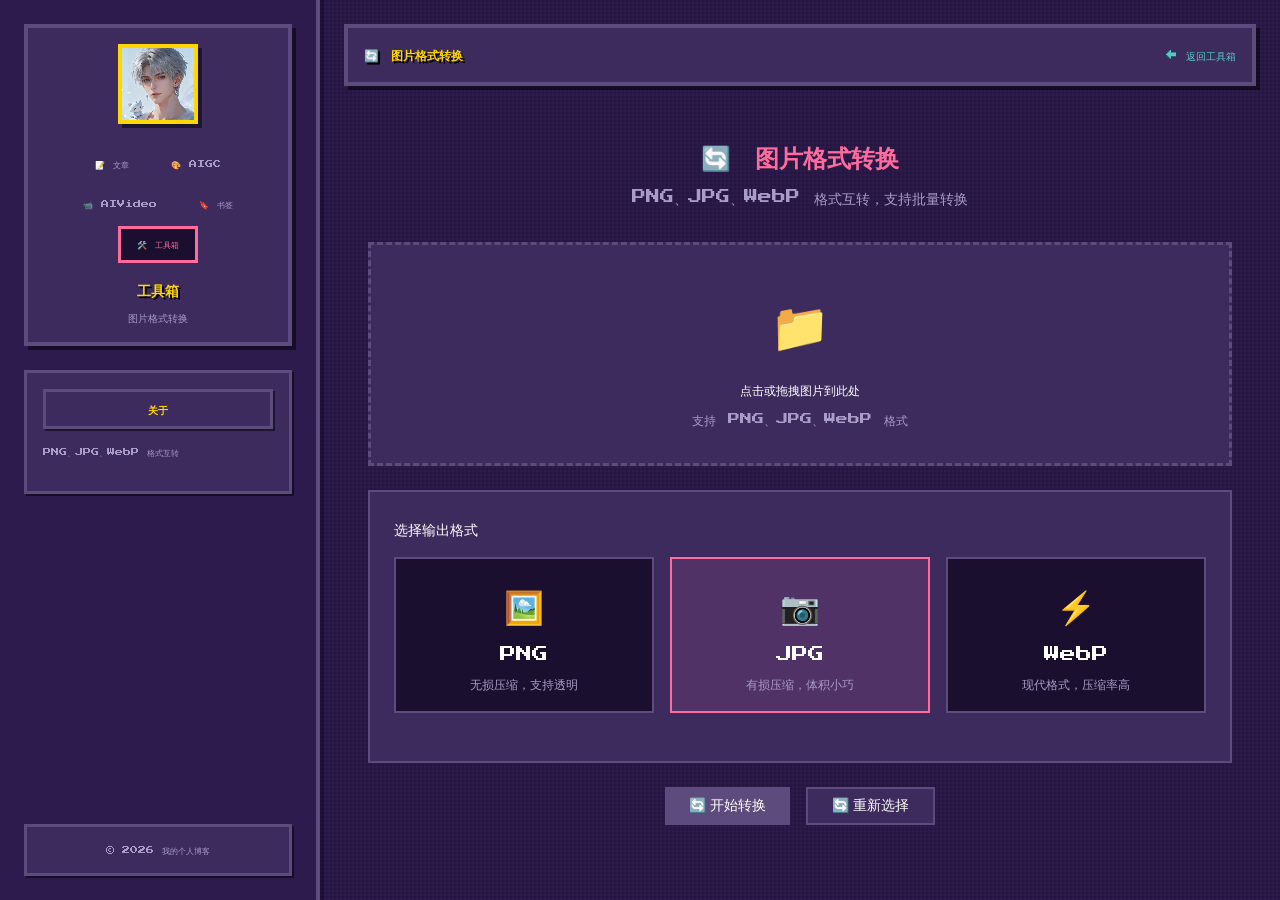
<file: image-converter.html>
<!DOCTYPE html>
<html lang="zh-CN">
<head>
  <meta charset="UTF-8">
  <meta name="viewport" content="width=device-width, initial-scale=1.0">
  <title>图片格式转换 - 工具箱</title>
  <link rel="stylesheet" href="css/style.css">
  <link href="https://fonts.googleapis.com/css2?family=Press+Start+2P&display=swap" rel="stylesheet">
  <style>
    .tool-container {
      max-width: 1000px;
      margin: 0 auto;
      padding: var(--spacing-lg);
    }
    
    .tool-header {
      text-align: center;
      margin-bottom: var(--spacing-xl);
    }
    
    .tool-title {
      font-size: 1.5rem;
      color: var(--color-accent);
      margin-bottom: var(--spacing-sm);
    }
    
    .tool-subtitle {
      color: var(--color-text-dim);
      font-size: 0.875rem;
    }
    
    .upload-area {
      border: 3px dashed var(--color-card-border);
      border-radius: var(--radius-lg);
      padding: var(--spacing-xl);
      text-align: center;
      background: var(--color-bg-panel);
      transition: all 0.3s;
      margin-bottom: var(--spacing-lg);
    }
    
    .upload-area:hover,
    .upload-area.dragover {
      border-color: var(--color-accent);
      background: rgba(255, 105, 180, 0.05);
    }
    
    .upload-icon {
      font-size: 3rem;
      margin-bottom: var(--spacing-md);
    }
    
    .upload-text {
      color: var(--color-text);
      margin-bottom: var(--spacing-sm);
    }
    
    .upload-hint {
      color: var(--color-text-dim);
      font-size: 0.75rem;
    }
    
    .upload-input {
      display: none;
    }
    
    .converter-settings {
      background: var(--color-bg-panel);
      border: 2px solid var(--color-card-border);
      border-radius: var(--radius-md);
      padding: var(--spacing-lg);
      margin-bottom: var(--spacing-lg);
    }
    
    .setting-title {
      font-size: 0.875rem;
      color: var(--color-text);
      margin-bottom: var(--spacing-md);
    }
    
    .format-options {
      display: grid;
      grid-template-columns: repeat(3, 1fr);
      gap: var(--spacing-md);
      margin-bottom: var(--spacing-lg);
    }
    
    @media (max-width: 600px) {
      .format-options {
        grid-template-columns: 1fr;
      }
    }
    
    .format-option {
      background: var(--color-bg-dark);
      border: 2px solid var(--color-card-border);
      border-radius: var(--radius-md);
      padding: var(--spacing-md);
      cursor: pointer;
      transition: all 0.2s;
      text-align: center;
    }
    
    .format-option:hover {
      border-color: var(--color-accent);
    }
    
    .format-option.active {
      border-color: var(--color-accent);
      background: rgba(255, 105, 180, 0.1);
    }
    
    .format-icon {
      font-size: 2rem;
      margin-bottom: var(--spacing-sm);
    }
    
    .format-name {
      font-size: 1rem;
      color: var(--color-text);
      margin-bottom: var(--spacing-xs);
    }
    
    .format-desc {
      font-size: 0.75rem;
      color: var(--color-text-dim);
    }
    
    .image-preview-panel {
      background: var(--color-bg-panel);
      border: 2px solid var(--color-card-border);
      border-radius: var(--radius-md);
      padding: var(--spacing-lg);
      margin-bottom: var(--spacing-lg);
      display: none;
    }
    
    .image-preview-panel.show {
      display: block;
    }
    
    .preview-header {
      display: flex;
      justify-content: space-between;
      align-items: center;
      margin-bottom: var(--spacing-md);
    }
    
    .preview-title {
      font-size: 0.875rem;
      color: var(--color-text);
    }
    
    .file-info {
      font-size: 0.75rem;
      color: var(--color-text-dim);
    }
    
    .image-preview {
      width: 100%;
      max-height: 400px;
      display: flex;
      align-items: center;
      justify-content: center;
      background: var(--color-bg-dark);
      border-radius: var(--radius-sm);
      overflow: hidden;
    }
    
    .image-preview img {
      max-width: 100%;
      max-height: 400px;
      object-fit: contain;
    }
    
    .tool-actions {
      display: flex;
      justify-content: center;
      gap: var(--spacing-md);
      flex-wrap: wrap;
    }
    
    .action-btn {
      background: var(--color-accent);
      color: white;
      border: none;
      padding: var(--spacing-sm) var(--spacing-lg);
      border-radius: var(--radius-md);
      font-size: 0.875rem;
      cursor: pointer;
      transition: all 0.2s;
      display: flex;
      align-items: center;
      gap: var(--spacing-xs);
    }
    
    .action-btn:hover {
      background: var(--color-accent-hover);
      transform: translateY(-2px);
    }
    
    .action-btn:disabled {
      background: var(--color-card-border);
      cursor: not-allowed;
      transform: none;
    }
    
    .action-btn.secondary {
      background: var(--color-bg-panel);
      border: 2px solid var(--color-card-border);
      color: var(--color-text);
    }
    
    .action-btn.secondary:hover {
      background: var(--color-card-border);
    }
  </style>
</head>
<body>
  <div class="layout">
    <aside class="sidebar">
      <div class="sidebar-header">
        <div class="avatar-container" id="avatarContainer">
          <img src="images/avatar.png" alt="头像" class="avatar" id="avatarImg" onerror="this.style.display='none'">
        </div>
        <nav class="nav-menu">
          <a href="index.html" class="nav-item">📝 文章</a>
          <a href="aigc.html" class="nav-item">🎨 AIGC</a>
          <a href="aivideo.html" class="nav-item">📹 AIVideo</a>
          <a href="bookmarks.html" class="nav-item">🔖 书签</a>
          <a href="tools.html" class="nav-item active">🛠️ 工具箱</a>
        </nav>
        <h1 class="site-title">工具箱</h1>
        <p class="site-subtitle">图片格式转换</p>
      </div>

      <div class="about-section">
        <h3 class="sidebar-title">关于</h3>
        <p class="about-text">PNG、JPG、WebP 格式互转</p>
      </div>

      <footer class="sidebar-footer">
        <p>&copy; 2026 我的个人博客</p>
      </footer>
    </aside>

    <main class="main-content">
      <header class="content-header">
        <h2 class="content-title">🔄 图片格式转换</h2>
        <a href="tools.html" class="back-link">← 返回工具箱</a>
      </header>

      <div class="tool-container">
        <div class="tool-header">
          <h2 class="tool-title">🔄 图片格式转换</h2>
          <p class="tool-subtitle">PNG、JPG、WebP 格式互转，支持批量转换</p>
        </div>

        <div class="upload-area" id="uploadArea">
          <div class="upload-icon">📁</div>
          <div class="upload-text">点击或拖拽图片到此处</div>
          <div class="upload-hint">支持 PNG、JPG、WebP 格式</div>
          <input type="file" class="upload-input" id="fileInput" accept="image/*">
        </div>

        <div class="converter-settings">
          <div class="setting-title">选择输出格式</div>
          <div class="format-options">
            <div class="format-option" data-format="image/png">
              <div class="format-icon">🖼️</div>
              <div class="format-name">PNG</div>
              <div class="format-desc">无损压缩，支持透明</div>
            </div>
            <div class="format-option active" data-format="image/jpeg">
              <div class="format-icon">📷</div>
              <div class="format-name">JPG</div>
              <div class="format-desc">有损压缩，体积小巧</div>
            </div>
            <div class="format-option" data-format="image/webp">
              <div class="format-icon">⚡</div>
              <div class="format-name">WebP</div>
              <div class="format-desc">现代格式，压缩率高</div>
            </div>
          </div>
        </div>

        <div class="image-preview-panel" id="previewPanel">
          <div class="preview-header">
            <span class="preview-title">图片预览</span>
            <span class="file-info" id="fileInfo">-</span>
          </div>
          <div class="image-preview">
            <img id="previewImage" alt="预览">
          </div>
        </div>

        <div class="tool-actions">
          <button class="action-btn" id="convertBtn" disabled onclick="convertImage()">
            🔄 开始转换
          </button>
          <button class="action-btn secondary" onclick="resetConverter()">
            🔄 重新选择
          </button>
        </div>
      </div>
    </main>
  </div>

  <script src="js/app.js"></script>
  <script>
    const uploadArea = document.getElementById('uploadArea');
    const fileInput = document.getElementById('fileInput');
    const previewPanel = document.getElementById('previewPanel');
    const previewImage = document.getElementById('previewImage');
    const fileInfo = document.getElementById('fileInfo');
    const convertBtn = document.getElementById('convertBtn');
    const formatOptions = document.querySelectorAll('.format-option');

    let currentFile = null;
    let selectedFormat = 'image/jpeg';

    // 格式选择
    formatOptions.forEach(option => {
      option.addEventListener('click', () => {
        formatOptions.forEach(opt => opt.classList.remove('active'));
        option.classList.add('active');
        selectedFormat = option.dataset.format;
      });
    });

    // 点击上传
    uploadArea.addEventListener('click', () => fileInput.click());

    // 文件选择
    fileInput.addEventListener('change', (e) => {
      const file = e.target.files[0];
      if (file) handleFile(file);
    });

    // 拖拽上传
    uploadArea.addEventListener('dragover', (e) => {
      e.preventDefault();
      uploadArea.classList.add('dragover');
    });

    uploadArea.addEventListener('dragleave', () => {
      uploadArea.classList.remove('dragover');
    });

    uploadArea.addEventListener('drop', (e) => {
      e.preventDefault();
      uploadArea.classList.remove('dragover');
      const file = e.dataTransfer.files[0];
      if (file && file.type.startsWith('image/')) {
        handleFile(file);
      }
    });

    // 处理文件
    function handleFile(file) {
      currentFile = file;
      
      // 显示文件信息
      const formatNames = {
        'image/png': 'PNG',
        'image/jpeg': 'JPG',
        'image/webp': 'WebP'
      };
      fileInfo.textContent = `${file.name} (${formatNames[file.type] || file.type})`;

      // 读取并显示预览
      const reader = new FileReader();
      reader.onload = (e) => {
        previewImage.src = e.target.result;
        previewPanel.classList.add('show');
        convertBtn.disabled = false;
      };
      reader.readAsDataURL(file);

      uploadArea.style.display = 'none';
    }

    // 转换图片
    function convertImage() {
      if (!currentFile) return;

      const img = new Image();
      img.onload = () => {
        const canvas = document.createElement('canvas');
        canvas.width = img.width;
        canvas.height = img.height;
        
        const ctx = canvas.getContext('2d');
        
        // 如果是 PNG 转 JPG，填充白色背景
        if (selectedFormat === 'image/jpeg') {
          ctx.fillStyle = '#FFFFFF';
          ctx.fillRect(0, 0, canvas.width, canvas.height);
        }
        
        ctx.drawImage(img, 0, 0);

        // 转换格式
        canvas.toBlob((blob) => {
          const url = URL.createObjectURL(blob);
          const link = document.createElement('a');
          
          // 设置文件名
          const originalName = currentFile.name.replace(/\.[^/.]+$/, '');
          const extensions = {
            'image/png': 'png',
            'image/jpeg': 'jpg',
            'image/webp': 'webp'
          };
          link.download = `${originalName}_converted.${extensions[selectedFormat]}`;
          link.href = url;
          link.click();
          
          URL.revokeObjectURL(url);
        }, selectedFormat, 0.9);
      };
      
      const reader = new FileReader();
      reader.onload = (e) => {
        img.src = e.target.result;
      };
      reader.readAsDataURL(currentFile);
    }

    // 重置
    function resetConverter() {
      currentFile = null;
      fileInput.value = '';
      previewImage.src = '';
      previewPanel.classList.remove('show');
      convertBtn.disabled = true;
      uploadArea.style.display = 'block';
      fileInfo.textContent = '-';
    }
  </script>
</body>
</html>
</file>
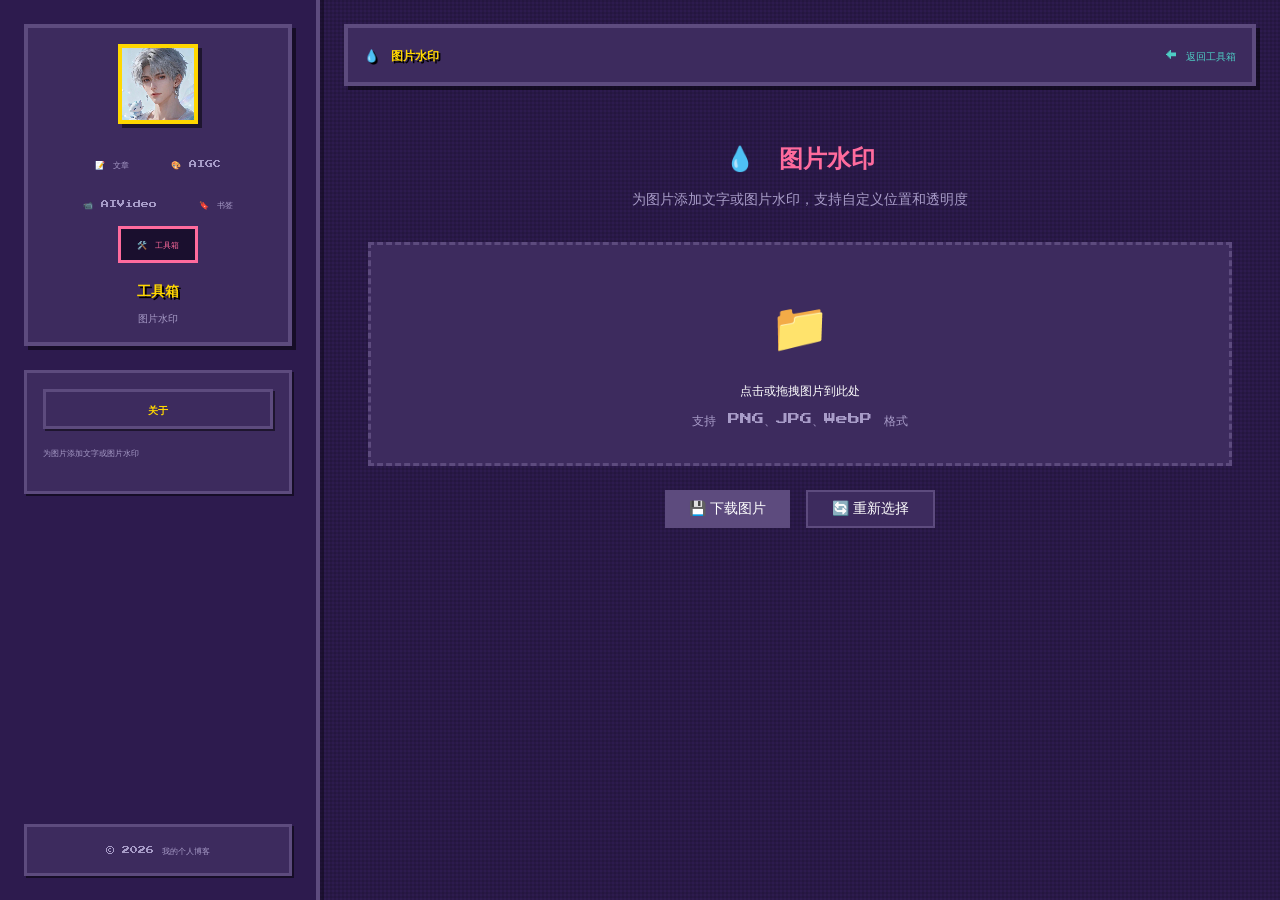
<file: image-watermark.html>
<!DOCTYPE html>
<html lang="zh-CN">
<head>
  <meta charset="UTF-8">
  <meta name="viewport" content="width=device-width, initial-scale=1.0">
  <title>图片水印 - 工具箱</title>
  <link rel="stylesheet" href="css/style.css">
  <link href="https://fonts.googleapis.com/css2?family=Press+Start+2P&display=swap" rel="stylesheet">
  <style>
    .tool-container {
      max-width: 1200px;
      margin: 0 auto;
      padding: var(--spacing-lg);
    }
    
    .tool-header {
      text-align: center;
      margin-bottom: var(--spacing-xl);
    }
    
    .tool-title {
      font-size: 1.5rem;
      color: var(--color-accent);
      margin-bottom: var(--spacing-sm);
    }
    
    .tool-subtitle {
      color: var(--color-text-dim);
      font-size: 0.875rem;
    }
    
    .upload-area {
      border: 3px dashed var(--color-card-border);
      border-radius: var(--radius-lg);
      padding: var(--spacing-xl);
      text-align: center;
      background: var(--color-bg-panel);
      transition: all 0.3s;
      margin-bottom: var(--spacing-lg);
    }
    
    .upload-area:hover,
    .upload-area.dragover {
      border-color: var(--color-accent);
      background: rgba(255, 105, 180, 0.05);
    }
    
    .upload-icon {
      font-size: 3rem;
      margin-bottom: var(--spacing-md);
    }
    
    .upload-text {
      color: var(--color-text);
      margin-bottom: var(--spacing-sm);
    }
    
    .upload-hint {
      color: var(--color-text-dim);
      font-size: 0.75rem;
    }
    
    .upload-input {
      display: none;
    }
    
    .watermark-workspace {
      display: grid;
      grid-template-columns: 1fr 300px;
      gap: var(--spacing-lg);
      margin-bottom: var(--spacing-lg);
    }
    
    @media (max-width: 900px) {
      .watermark-workspace {
        grid-template-columns: 1fr;
      }
    }
    
    .canvas-container {
      background: var(--color-bg-panel);
      border: 2px solid var(--color-card-border);
      border-radius: var(--radius-md);
      padding: var(--spacing-md);
      display: flex;
      align-items: center;
      justify-content: center;
      min-height: 400px;
    }
    
    #watermarkCanvas {
      max-width: 100%;
      max-height: 500px;
      box-shadow: var(--shadow-pixel);
    }
    
    .settings-panel {
      background: var(--color-bg-panel);
      border: 2px solid var(--color-card-border);
      border-radius: var(--radius-md);
      padding: var(--spacing-lg);
    }
    
    .setting-section {
      margin-bottom: var(--spacing-lg);
    }
    
    .setting-section:last-child {
      margin-bottom: 0;
    }
    
    .section-title {
      font-size: 0.875rem;
      color: var(--color-text);
      margin-bottom: var(--spacing-md);
      padding-bottom: var(--spacing-sm);
      border-bottom: 1px solid var(--color-card-border);
    }
    
    .setting-item {
      margin-bottom: var(--spacing-md);
    }
    
    .setting-label {
      display: block;
      font-size: 0.75rem;
      color: var(--color-text-dim);
      margin-bottom: var(--spacing-xs);
    }
    
    .text-input {
      width: 100%;
      padding: var(--spacing-sm);
      background: var(--color-bg-dark);
      border: 2px solid var(--color-card-border);
      border-radius: var(--radius-sm);
      color: var(--color-text);
      font-size: 0.875rem;
      outline: none;
    }
    
    .text-input:focus {
      border-color: var(--color-accent);
    }
    
    .color-input-wrapper {
      display: flex;
      align-items: center;
      gap: var(--spacing-sm);
    }
    
    .color-input {
      width: 50px;
      height: 36px;
      border: 2px solid var(--color-card-border);
      border-radius: var(--radius-sm);
      cursor: pointer;
      background: none;
    }
    
    .color-value {
      font-size: 0.875rem;
      color: var(--color-text);
      font-family: monospace;
    }
    
    .slider-container {
      display: flex;
      align-items: center;
      gap: var(--spacing-sm);
    }
    
    .slider {
      flex: 1;
      height: 6px;
      -webkit-appearance: none;
      appearance: none;
      background: var(--color-bg-dark);
      border-radius: 3px;
      outline: none;
    }
    
    .slider::-webkit-slider-thumb {
      -webkit-appearance: none;
      appearance: none;
      width: 16px;
      height: 16px;
      background: var(--color-accent);
      border-radius: 50%;
      cursor: pointer;
    }
    
    .slider::-moz-range-thumb {
      width: 16px;
      height: 16px;
      background: var(--color-accent);
      border-radius: 50%;
      cursor: pointer;
      border: none;
    }
    
    .slider-value {
      font-size: 0.875rem;
      color: var(--color-text);
      min-width: 40px;
      text-align: right;
    }
    
    .position-grid {
      display: grid;
      grid-template-columns: repeat(3, 1fr);
      gap: var(--spacing-xs);
    }
    
    .position-btn {
      aspect-ratio: 1;
      background: var(--color-bg-dark);
      border: 2px solid var(--color-card-border);
      border-radius: var(--radius-sm);
      cursor: pointer;
      transition: all 0.2s;
      font-size: 0.75rem;
      color: var(--color-text-dim);
    }
    
    .position-btn:hover {
      border-color: var(--color-accent);
    }
    
    .position-btn.active {
      background: var(--color-accent);
      border-color: var(--color-accent);
      color: white;
    }
    
    .tool-actions {
      display: flex;
      justify-content: center;
      gap: var(--spacing-md);
      flex-wrap: wrap;
    }
    
    .action-btn {
      background: var(--color-accent);
      color: white;
      border: none;
      padding: var(--spacing-sm) var(--spacing-lg);
      border-radius: var(--radius-md);
      font-size: 0.875rem;
      cursor: pointer;
      transition: all 0.2s;
      display: flex;
      align-items: center;
      gap: var(--spacing-xs);
    }
    
    .action-btn:hover {
      background: var(--color-accent-hover);
      transform: translateY(-2px);
    }
    
    .action-btn:disabled {
      background: var(--color-card-border);
      cursor: not-allowed;
      transform: none;
    }
    
    .action-btn.secondary {
      background: var(--color-bg-panel);
      border: 2px solid var(--color-card-border);
      color: var(--color-text);
    }
    
    .action-btn.secondary:hover {
      background: var(--color-card-border);
    }
    
    .canvas-placeholder {
      color: var(--color-text-dim);
      font-size: 0.875rem;
      text-align: center;
    }

    .select-input {
      width: 100%;
      padding: var(--spacing-sm);
      background: var(--color-bg-dark);
      border: 2px solid var(--color-card-border);
      border-radius: var(--radius-sm);
      color: var(--color-text);
      font-size: 0.875rem;
      outline: none;
      cursor: pointer;
    }

    .select-input:focus {
      border-color: var(--color-accent);
    }

    .select-input option {
      background: var(--color-bg-dark);
      color: var(--color-text);
    }

    .style-grid {
      display: grid;
      grid-template-columns: repeat(2, 1fr);
      gap: var(--spacing-xs);
    }

    .style-btn {
      background: var(--color-bg-dark);
      border: 2px solid var(--color-card-border);
      border-radius: var(--radius-sm);
      cursor: pointer;
      transition: all 0.2s;
      padding: var(--spacing-xs) var(--spacing-sm);
      font-size: 0.75rem;
      color: var(--color-text-dim);
      text-align: center;
    }

    .style-btn:hover {
      border-color: var(--color-accent);
      color: var(--color-text);
    }

    .style-btn.active {
      background: var(--color-accent);
      border-color: var(--color-accent);
      color: white;
    }

    .border-grid {
      display: grid;
      grid-template-columns: repeat(2, 1fr);
      gap: var(--spacing-xs);
    }

    .border-btn {
      background: var(--color-bg-dark);
      border: 2px solid var(--color-card-border);
      border-radius: var(--radius-sm);
      cursor: pointer;
      transition: all 0.2s;
      padding: var(--spacing-xs) var(--spacing-sm);
      font-size: 0.75rem;
      color: var(--color-text-dim);
      text-align: center;
    }

    .border-btn:hover {
      border-color: var(--color-accent);
      color: var(--color-text);
    }

    .border-btn.active {
      background: var(--color-accent);
      border-color: var(--color-accent);
      color: white;
    }

    .switch-container {
      display: flex;
      align-items: center;
      justify-content: space-between;
    }

    .switch {
      position: relative;
      display: inline-block;
      width: 44px;
      height: 24px;
    }

    .switch input {
      opacity: 0;
      width: 0;
      height: 0;
    }

    .switch-slider {
      position: absolute;
      cursor: pointer;
      top: 0;
      left: 0;
      right: 0;
      bottom: 0;
      background-color: var(--color-bg-dark);
      border: 2px solid var(--color-card-border);
      transition: .3s;
      border-radius: 24px;
    }

    .switch-slider:before {
      position: absolute;
      content: "";
      height: 16px;
      width: 16px;
      left: 2px;
      bottom: 2px;
      background-color: var(--color-text-dim);
      transition: .3s;
      border-radius: 50%;
    }

    .switch input:checked + .switch-slider {
      background-color: var(--color-accent);
      border-color: var(--color-accent);
    }

    .switch input:checked + .switch-slider:before {
      transform: translateX(20px);
      background-color: white;
    }
  </style>
</head>
<body>
  <div class="layout">
    <aside class="sidebar">
      <div class="sidebar-header">
        <div class="avatar-container" id="avatarContainer">
          <img src="images/avatar.png" alt="头像" class="avatar" id="avatarImg" onerror="this.style.display='none'">
        </div>
        <nav class="nav-menu">
          <a href="index.html" class="nav-item">📝 文章</a>
          <a href="aigc.html" class="nav-item">🎨 AIGC</a>
          <a href="aivideo.html" class="nav-item">📹 AIVideo</a>
          <a href="bookmarks.html" class="nav-item">🔖 书签</a>
          <a href="tools.html" class="nav-item active">🛠️ 工具箱</a>
        </nav>
        <h1 class="site-title">工具箱</h1>
        <p class="site-subtitle">图片水印</p>
      </div>

      <div class="about-section">
        <h3 class="sidebar-title">关于</h3>
        <p class="about-text">为图片添加文字或图片水印</p>
      </div>

      <footer class="sidebar-footer">
        <p>&copy; 2026 我的个人博客</p>
      </footer>
    </aside>

    <main class="main-content">
      <header class="content-header">
        <h2 class="content-title">💧 图片水印</h2>
        <a href="tools.html" class="back-link">← 返回工具箱</a>
      </header>

      <div class="tool-container">
        <div class="tool-header">
          <h2 class="tool-title">💧 图片水印</h2>
          <p class="tool-subtitle">为图片添加文字或图片水印，支持自定义位置和透明度</p>
        </div>

        <div class="upload-area" id="uploadArea">
          <div class="upload-icon">📁</div>
          <div class="upload-text">点击或拖拽图片到此处</div>
          <div class="upload-hint">支持 PNG、JPG、WebP 格式</div>
          <input type="file" class="upload-input" id="fileInput" accept="image/*">
        </div>

        <div class="watermark-workspace" id="workspace" style="display: none;">
          <div class="canvas-container">
            <canvas id="watermarkCanvas"></canvas>
          </div>

          <div class="settings-panel">
            <div class="setting-section">
              <div class="section-title">文字水印</div>
              <div class="setting-item">
                <label class="setting-label">水印文字</label>
                <input type="text" class="text-input" id="watermarkText" placeholder="输入水印文字" value="Sample Watermark">
              </div>
              <div class="setting-item">
                <label class="setting-label">字体大小</label>
                <div class="slider-container">
                  <input type="range" class="slider" id="fontSize" min="12" max="120" value="48">
                  <span class="slider-value" id="fontSizeValue">48px</span>
                </div>
              </div>
              <div class="setting-item">
                <label class="setting-label">文字颜色</label>
                <div class="color-input-wrapper">
                  <input type="color" class="color-input" id="textColor" value="#ffffff">
                  <span class="color-value" id="textColorValue">#ffffff</span>
                </div>
              </div>
            </div>

            <div class="setting-section">
              <div class="section-title">字体设置</div>
              <div class="setting-item">
                <label class="setting-label">选择字体</label>
                <select class="select-input" id="fontFamily">
                  <option value="Arial, sans-serif">Arial</option>
                  <option value="'Microsoft YaHei', sans-serif">微软雅黑</option>
                  <option value="'SimHei', sans-serif">黑体</option>
                  <option value="'SimSun', serif">宋体</option>
                  <option value="'KaiTi', serif">楷体</option>
                  <option value="'FangSong', serif">仿宋</option>
                  <option value="Georgia, serif">Georgia</option>
                  <option value="'Times New Roman', serif">Times New Roman</option>
                  <option value="Verdana, sans-serif">Verdana</option>
                  <option value="'Courier New', monospace">Courier New</option>
                </select>
              </div>
              <div class="setting-item">
                <label class="setting-label">文字样式</label>
                <div class="style-grid">
                  <button class="style-btn active" data-style="normal">正常</button>
                  <button class="style-btn" data-style="bold">粗体</button>
                  <button class="style-btn" data-style="italic">斜体</button>
                  <button class="style-btn" data-style="bold-italic">粗斜体</button>
                  <button class="style-btn" data-style="shadow">阴影</button>
                  <button class="style-btn" data-style="stroke">描边</button>
                  <button class="style-btn" data-style="shadow-stroke">阴影+描边</button>
                  <button class="style-btn" data-style="underline">下划线</button>
                  <button class="style-btn" data-style="double-line">双线</button>
                  <button class="style-btn" data-style="hollow">空心字</button>
                </div>
              </div>
            </div>

            <div class="setting-section">
              <div class="section-title">边框样式</div>
              <div class="setting-item">
                <label class="setting-label">选择边框</label>
                <div class="border-grid">
                  <button class="border-btn active" data-border="none">无边框</button>
                  <button class="border-btn" data-border="solid">实线边框</button>
                  <button class="border-btn" data-border="dashed">虚线边框</button>
                  <button class="border-btn" data-border="double">双线边框</button>
                  <button class="border-btn" data-border="rounded-bg">圆角背景</button>
                  <button class="border-btn" data-border="glow">外发光</button>
                  <button class="border-btn" data-border="inner-shadow">内阴影</button>
                  <button class="border-btn" data-border="neon">霓虹效果</button>
                </div>
              </div>
              <div class="setting-item" id="borderColorItem">
                <label class="setting-label">边框颜色</label>
                <div class="color-input-wrapper">
                  <input type="color" class="color-input" id="borderColor" value="#000000">
                  <span class="color-value" id="borderColorValue">#000000</span>
                </div>
              </div>
              <div class="setting-item" id="borderWidthItem">
                <label class="setting-label">边框粗细</label>
                <div class="slider-container">
                  <input type="range" class="slider" id="borderWidth" min="1" max="20" value="4">
                  <span class="slider-value" id="borderWidthValue">4px</span>
                </div>
              </div>
              <div class="setting-item">
                <div class="switch-container">
                  <label class="setting-label" style="margin-bottom:0">背景填充</label>
                  <label class="switch">
                    <input type="checkbox" id="bgFill">
                    <span class="switch-slider"></span>
                  </label>
                </div>
              </div>
              <div class="setting-item" id="bgColorItem" style="display:none">
                <label class="setting-label">背景颜色</label>
                <div class="color-input-wrapper">
                  <input type="color" class="color-input" id="bgColor" value="#000000">
                  <span class="color-value" id="bgColorValue">#000000</span>
                </div>
              </div>
              <div class="setting-item" id="bgOpacityItem" style="display:none">
                <label class="setting-label">背景透明度</label>
                <div class="slider-container">
                  <input type="range" class="slider" id="bgOpacity" min="0" max="100" value="50">
                  <span class="slider-value" id="bgOpacityValue">50%</span>
                </div>
              </div>
            </div>

            <div class="setting-section">
              <div class="section-title">样式设置</div>
              <div class="setting-item">
                <label class="setting-label">水印数量</label>
                <div class="slider-container">
                  <input type="range" class="slider" id="watermarkCount" min="1" max="200" value="1">
                  <span class="slider-value" id="watermarkCountValue">1</span>
                </div>
              </div>
              <div class="setting-item">
                <label class="setting-label">水印间距</label>
                <div class="slider-container">
                  <input type="range" class="slider" id="watermarkSpacing" min="-100" max="500" value="100">
                  <span class="slider-value" id="watermarkSpacingValue">100%</span>
                </div>
              </div>
              <div class="setting-item">
                <label class="setting-label">透明度</label>
                <div class="slider-container">
                  <input type="range" class="slider" id="opacity" min="0" max="100" value="50">
                  <span class="slider-value" id="opacityValue">50%</span>
                </div>
              </div>
              <div class="setting-item">
                <label class="setting-label">旋转角度</label>
                <div class="slider-container">
                  <input type="range" class="slider" id="rotation" min="-180" max="180" value="-30">
                  <span class="slider-value" id="rotationValue">-30°</span>
                </div>
              </div>
            </div>

            <div class="setting-section">
              <div class="section-title">位置</div>
              <div class="position-grid">
                <button class="position-btn" data-pos="top-left">↖</button>
                <button class="position-btn" data-pos="top-center">↑</button>
                <button class="position-btn" data-pos="top-right">↗</button>
                <button class="position-btn" data-pos="center-left">←</button>
                <button class="position-btn active" data-pos="center">•</button>
                <button class="position-btn" data-pos="center-right">→</button>
                <button class="position-btn" data-pos="bottom-left">↙</button>
                <button class="position-btn" data-pos="bottom-center">↓</button>
                <button class="position-btn" data-pos="bottom-right">↘</button>
              </div>
            </div>
          </div>
        </div>

        <div class="tool-actions">
          <button class="action-btn" id="downloadBtn" disabled onclick="downloadImage()">
            💾 下载图片
          </button>
          <button class="action-btn secondary" onclick="resetWatermark()">
            🔄 重新选择
          </button>
        </div>
      </div>
    </main>
  </div>

  <script src="js/app.js"></script>
  <script>
    const uploadArea = document.getElementById('uploadArea');
    const fileInput = document.getElementById('fileInput');
    const workspace = document.getElementById('workspace');
    const canvas = document.getElementById('watermarkCanvas');
    const ctx = canvas.getContext('2d');
    const downloadBtn = document.getElementById('downloadBtn');

    // 设置输入
    const watermarkText = document.getElementById('watermarkText');
    const fontSize = document.getElementById('fontSize');
    const fontSizeValue = document.getElementById('fontSizeValue');
    const textColor = document.getElementById('textColor');
    const textColorValue = document.getElementById('textColorValue');
    const watermarkCount = document.getElementById('watermarkCount');
    const watermarkCountValue = document.getElementById('watermarkCountValue');
    const watermarkSpacing = document.getElementById('watermarkSpacing');
    const watermarkSpacingValue = document.getElementById('watermarkSpacingValue');
    const opacity = document.getElementById('opacity');
    const opacityValue = document.getElementById('opacityValue');
    const rotation = document.getElementById('rotation');
    const rotationValue = document.getElementById('rotationValue');
    const positionBtns = document.querySelectorAll('.position-btn');
    const fontFamily = document.getElementById('fontFamily');
    const styleBtns = document.querySelectorAll('.style-btn');
    const borderBtns = document.querySelectorAll('.border-btn');
    const borderColor = document.getElementById('borderColor');
    const borderColorValue = document.getElementById('borderColorValue');
    const borderWidth = document.getElementById('borderWidth');
    const borderWidthValue = document.getElementById('borderWidthValue');
    const bgFill = document.getElementById('bgFill');
    const bgColor = document.getElementById('bgColor');
    const bgColorValue = document.getElementById('bgColorValue');
    const bgOpacity = document.getElementById('bgOpacity');
    const bgOpacityValue = document.getElementById('bgOpacityValue');
    const bgColorItem = document.getElementById('bgColorItem');
    const bgOpacityItem = document.getElementById('bgOpacityItem');

    let originalImage = null;
    let currentPosition = 'center';
    let currentStyle = 'normal';
    let currentBorder = 'none';

    // 位置选择
    positionBtns.forEach(btn => {
      btn.addEventListener('click', () => {
        positionBtns.forEach(b => b.classList.remove('active'));
        btn.classList.add('active');
        currentPosition = btn.dataset.pos;
        if (originalImage) drawWatermark();
      });
    });

    // 字体选择
    fontFamily.addEventListener('change', () => {
      if (originalImage) drawWatermark();
    });

    // 文字样式选择
    styleBtns.forEach(btn => {
      btn.addEventListener('click', () => {
        styleBtns.forEach(b => b.classList.remove('active'));
        btn.classList.add('active');
        currentStyle = btn.dataset.style;
        if (originalImage) drawWatermark();
      });
    });

    // 边框样式选择
    borderBtns.forEach(btn => {
      btn.addEventListener('click', () => {
        borderBtns.forEach(b => b.classList.remove('active'));
        btn.classList.add('active');
        currentBorder = btn.dataset.border;
        if (originalImage) drawWatermark();
      });
    });

    // 边框颜色
    borderColor.addEventListener('input', (e) => {
      borderColorValue.textContent = e.target.value;
      if (originalImage) drawWatermark();
    });

    // 边框粗细
    borderWidth.addEventListener('input', (e) => {
      borderWidthValue.textContent = e.target.value + 'px';
      if (originalImage) drawWatermark();
    });

    // 背景填充开关
    bgFill.addEventListener('change', () => {
      bgColorItem.style.display = bgFill.checked ? 'block' : 'none';
      bgOpacityItem.style.display = bgFill.checked ? 'block' : 'none';
      if (originalImage) drawWatermark();
    });

    // 背景颜色
    bgColor.addEventListener('input', (e) => {
      bgColorValue.textContent = e.target.value;
      if (originalImage) drawWatermark();
    });

    // 背景透明度
    bgOpacity.addEventListener('input', (e) => {
      bgOpacityValue.textContent = e.target.value + '%';
      if (originalImage) drawWatermark();
    });

    // 滑块事件
    fontSize.addEventListener('input', (e) => {
      fontSizeValue.textContent = e.target.value + 'px';
      if (originalImage) drawWatermark();
    });

    watermarkCount.addEventListener('input', (e) => {
      watermarkCountValue.textContent = e.target.value;
      if (originalImage) drawWatermark();
    });

    watermarkSpacing.addEventListener('input', (e) => {
      watermarkSpacingValue.textContent = e.target.value + '%';
      if (originalImage) drawWatermark();
    });

    opacity.addEventListener('input', (e) => {
      opacityValue.textContent = e.target.value + '%';
      if (originalImage) drawWatermark();
    });

    rotation.addEventListener('input', (e) => {
      rotationValue.textContent = e.target.value + '°';
      if (originalImage) drawWatermark();
    });

    // 颜色输入
    textColor.addEventListener('input', (e) => {
      textColorValue.textContent = e.target.value;
      if (originalImage) drawWatermark();
    });

    // 文字输入
    watermarkText.addEventListener('input', () => {
      if (originalImage) drawWatermark();
    });

    // 点击上传
    uploadArea.addEventListener('click', () => fileInput.click());

    // 文件选择
    fileInput.addEventListener('change', (e) => {
      const file = e.target.files[0];
      if (file) handleFile(file);
    });

    // 拖拽上传
    uploadArea.addEventListener('dragover', (e) => {
      e.preventDefault();
      uploadArea.classList.add('dragover');
    });

    uploadArea.addEventListener('dragleave', () => {
      uploadArea.classList.remove('dragover');
    });

    uploadArea.addEventListener('drop', (e) => {
      e.preventDefault();
      uploadArea.classList.remove('dragover');
      const file = e.dataTransfer.files[0];
      if (file && file.type.startsWith('image/')) {
        handleFile(file);
      }
    });

    // 绘制圆角矩形辅助函数
    function roundRect(ctx, x, y, w, h, r) {
      if (w < 2 * r) r = w / 2;
      if (h < 2 * r) r = h / 2;
      ctx.beginPath();
      ctx.moveTo(x + r, y);
      ctx.arcTo(x + w, y, x + w, y + h, r);
      ctx.arcTo(x + w, y + h, x, y + h, r);
      ctx.arcTo(x, y + h, x, y, r);
      ctx.arcTo(x, y, x + w, y, r);
      ctx.closePath();
    }

    // 处理文件
    function handleFile(file) {
      const reader = new FileReader();
      reader.onload = (e) => {
        originalImage = new Image();
        originalImage.onload = () => {
          canvas.width = originalImage.width;
          canvas.height = originalImage.height;
          drawWatermark();
          
          uploadArea.style.display = 'none';
          workspace.style.display = 'grid';
          downloadBtn.disabled = false;
        };
        originalImage.src = e.target.result;
      };
      reader.readAsDataURL(file);
    }

    // 绘制水印
    function drawWatermark() {
      if (!originalImage) return;

      // 清除画布
      ctx.clearRect(0, 0, canvas.width, canvas.height);
      
      // 绘制原图
      ctx.drawImage(originalImage, 0, 0);

      // 设置文字样式
      const text = watermarkText.value || 'Watermark';
      const size = parseInt(fontSize.value);
      const color = textColor.value;
      const alpha = parseInt(opacity.value) / 100;
      const rotate = parseInt(rotation.value);
      const count = parseInt(watermarkCount.value);

      ctx.save();
      
      // 设置字体
      const family = fontFamily.value;
      let fontWeight = 'normal';
      let fontStyle = 'normal';
      
      if (currentStyle === 'bold' || currentStyle === 'bold-italic' || currentStyle === 'shadow-stroke' || currentStyle === 'stroke' || currentStyle === 'hollow') {
        fontWeight = 'bold';
      }
      if (currentStyle === 'italic' || currentStyle === 'bold-italic') {
        fontStyle = 'italic';
      }
      
      ctx.font = `${fontStyle !== 'normal' ? fontStyle + ' ' : ''}${fontWeight !== 'normal' ? fontWeight + ' ' : ''}${size}px ${family}`;
      ctx.fillStyle = color;
      ctx.globalAlpha = alpha;
      
      // 计算文字尺寸
      const textMetrics = ctx.measureText(text);
      const textWidth = textMetrics.width;
      const textHeight = size;
      
      // 根据数量计算交错布局
      const spacingPercent = parseInt(watermarkSpacing.value) / 100; // 间距百分比
      const userSpacing = Math.max(textWidth, textHeight) * spacingPercent; // 用户设置的间距
      
      // 根据图片尺寸和水印数量计算最小需要的间距，确保能放下所有水印
      const cols = Math.ceil(Math.sqrt(count * (canvas.width / canvas.height)));
      const rows = Math.ceil(count / cols);
      
      // 计算最小需要的间距（确保所有水印能放下）
      const minSpacingX = canvas.width / Math.max(cols, 1);
      const minSpacingY = canvas.height / Math.max(rows, 1);
      const minSpacing = Math.min(minSpacingX, minSpacingY) * 0.9;
      
      // 最终间距：负值间距直接使用用户设置，正值时取用户设置和最小需要的较大值
      const spacing = spacingPercent < 0 ? userSpacing : Math.max(userSpacing, minSpacing);
      const staggerOffset = count > 1 ? spacing * 0.5 : 0; // 只有多个水印时才交错
      
      // 计算起始偏移，用于位置模式
      let offsetX = 0;
      let offsetY = 0;
      
      // 边距（至少20px，或根据间距计算）
      const margin = Math.max(20, spacing * 0.15);
      
      if (count === 1) {
        // 单水印：使用简单居中/靠边逻辑
        switch (currentPosition) {
          case 'top-left':
            offsetX = margin;
            offsetY = margin + textHeight;
            break;
          case 'top-center':
            offsetX = (canvas.width - textWidth) / 2;
            offsetY = margin + textHeight;
            break;
          case 'top-right':
            offsetX = canvas.width - textWidth - margin;
            offsetY = margin + textHeight;
            break;
          case 'center-left':
            offsetX = margin;
            offsetY = canvas.height / 2 + textHeight / 2;
            break;
          case 'center':
            offsetX = (canvas.width - textWidth) / 2;
            offsetY = canvas.height / 2 + textHeight / 2;
            break;
          case 'center-right':
            offsetX = canvas.width - textWidth - margin;
            offsetY = canvas.height / 2 + textHeight / 2;
            break;
          case 'bottom-left':
            offsetX = margin;
            offsetY = canvas.height - margin;
            break;
          case 'bottom-center':
            offsetX = (canvas.width - textWidth) / 2;
            offsetY = canvas.height - margin;
            break;
          case 'bottom-right':
            offsetX = canvas.width - textWidth - margin;
            offsetY = canvas.height - margin;
            break;
        }
      } else {
        // 多水印：计算整个水印区域的位置
        const totalWidth = (cols - 1) * spacing + staggerOffset + textWidth;
        const totalHeight = (rows - 1) * spacing + textHeight;
        
        switch (currentPosition) {
          case 'top-left':
            offsetX = margin;
            offsetY = margin + textHeight;
            break;
          case 'top-center':
            offsetX = (canvas.width - totalWidth) / 2 + textWidth / 2;
            offsetY = margin + textHeight;
            break;
          case 'top-right':
            offsetX = canvas.width - totalWidth - margin + textWidth / 2;
            offsetY = margin + textHeight;
            break;
          case 'center-left':
            offsetX = margin;
            offsetY = (canvas.height - totalHeight) / 2 + textHeight;
            break;
          case 'center':
            offsetX = (canvas.width - totalWidth) / 2 + textWidth / 2;
            offsetY = (canvas.height - totalHeight) / 2 + textHeight;
            break;
          case 'center-right':
            offsetX = canvas.width - totalWidth - margin + textWidth / 2;
            offsetY = (canvas.height - totalHeight) / 2 + textHeight;
            break;
          case 'bottom-left':
            offsetX = margin;
            offsetY = canvas.height - totalHeight - margin + textHeight;
            break;
          case 'bottom-center':
            offsetX = (canvas.width - totalWidth) / 2 + textWidth / 2;
            offsetY = canvas.height - totalHeight - margin + textHeight;
            break;
          case 'bottom-right':
            offsetX = canvas.width - totalWidth - margin + textWidth / 2;
            offsetY = canvas.height - totalHeight - margin + textHeight;
            break;
        }
      }
      
      let watermarkIndex = 0;
      
      for (let row = 0; row < rows && watermarkIndex < count; row++) {
        // 交错布局：偶数行从0开始，奇数行偏移
        const isEvenRow = row % 2 === 0;
        const rowOffsetX = isEvenRow ? 0 : staggerOffset;
        
        for (let col = 0; col < cols && watermarkIndex < count; col++) {
          // 计算当前水印位置
          let x = offsetX + rowOffsetX + col * spacing;
          let y = offsetY + row * spacing;

          // 应用旋转
          ctx.save();
          ctx.translate(x + textWidth / 2, y - textHeight / 2);
          ctx.rotate(rotate * Math.PI / 180);
          ctx.translate(-(x + textWidth / 2), -(y - textHeight / 2));
          
          // 边框与背景配置
          const border = currentBorder;
          const bWidth = parseInt(borderWidth.value);
          const bColor = borderColor.value;
          const padding = size * 0.3;
          const boxX = x - padding;
          const boxY = y - textHeight - padding;
          const boxW = textWidth + padding * 2;
          const boxH = textHeight + padding * 2;
          
          // 绘制背景填充
          if (bgFill.checked) {
            const bgR = parseInt(bgColor.value.slice(1, 3), 16);
            const bgG = parseInt(bgColor.value.slice(3, 5), 16);
            const bgB = parseInt(bgColor.value.slice(5, 7), 16);
            const bgA = parseInt(bgOpacity.value) / 100;
            ctx.save();
            ctx.fillStyle = `rgba(${bgR}, ${bgG}, ${bgB}, ${bgA})`;
            if (border === 'rounded-bg' || border === 'glow' || border === 'neon') {
              roundRect(ctx, boxX, boxY, boxW, boxH, size * 0.2);
              ctx.fill();
            } else {
              ctx.fillRect(boxX, boxY, boxW, boxH);
            }
            ctx.restore();
          }
          
          // 绘制边框
          if (border !== 'none') {
            ctx.save();
            ctx.strokeStyle = bColor;
            ctx.lineWidth = bWidth;
            
            switch (border) {
              case 'solid':
                ctx.strokeRect(boxX, boxY, boxW, boxH);
                break;
              case 'dashed':
                ctx.setLineDash([bWidth * 3, bWidth * 2]);
                ctx.strokeRect(boxX, boxY, boxW, boxH);
                ctx.setLineDash([]);
                break;
              case 'double':
                ctx.strokeRect(boxX, boxY, boxW, boxH);
                ctx.strokeRect(boxX + bWidth * 1.5, boxY + bWidth * 1.5, boxW - bWidth * 3, boxH - bWidth * 3);
                break;
              case 'rounded-bg':
                roundRect(ctx, boxX, boxY, boxW, boxH, size * 0.2);
                ctx.stroke();
                break;
              case 'glow':
                ctx.shadowColor = bColor;
                ctx.shadowBlur = bWidth * 3;
                roundRect(ctx, boxX, boxY, boxW, boxH, size * 0.2);
                ctx.stroke();
                ctx.shadowColor = 'transparent';
                ctx.shadowBlur = 0;
                break;
              case 'inner-shadow':
                roundRect(ctx, boxX, boxY, boxW, boxH, size * 0.1);
                ctx.stroke();
                ctx.save();
                roundRect(ctx, boxX, boxY, boxW, boxH, size * 0.1);
                ctx.clip();
                ctx.shadowColor = 'rgba(0,0,0,0.5)';
                ctx.shadowBlur = bWidth * 2;
                ctx.shadowOffsetX = bWidth * 0.5;
                ctx.shadowOffsetY = bWidth * 0.5;
                ctx.strokeStyle = 'rgba(0,0,0,0.3)';
                ctx.lineWidth = bWidth;
                ctx.strokeRect(boxX - bWidth, boxY - bWidth, boxW + bWidth * 2, boxH + bWidth * 2);
                ctx.restore();
                break;
              case 'neon':
                ctx.shadowColor = bColor;
                ctx.shadowBlur = bWidth * 4;
                roundRect(ctx, boxX, boxY, boxW, boxH, size * 0.2);
                ctx.stroke();
                ctx.shadowBlur = bWidth * 2;
                ctx.lineWidth = Math.max(1, bWidth * 0.5);
                roundRect(ctx, boxX, boxY, boxW, boxH, size * 0.2);
                ctx.stroke();
                ctx.shadowColor = 'transparent';
                ctx.shadowBlur = 0;
                break;
            }
            ctx.restore();
          }
          
          // 绘制文字（根据样式应用不同效果）
          const style = currentStyle;
          const lineWidth = Math.max(1, size * 0.05);
          
          // 阴影效果
          if (style === 'shadow' || style === 'shadow-stroke') {
            ctx.shadowColor = 'rgba(0, 0, 0, 0.5)';
            ctx.shadowBlur = size * 0.3;
            ctx.shadowOffsetX = size * 0.05;
            ctx.shadowOffsetY = size * 0.05;
          }
          
          if (style === 'hollow') {
            // 空心字：只描边不填充
            ctx.strokeStyle = color;
            ctx.lineWidth = lineWidth * 1.5;
            ctx.strokeText(text, x, y);
          } else if (style === 'stroke' || style === 'shadow-stroke') {
            // 描边或阴影描边：先填充再描边
            ctx.fillText(text, x, y);
            ctx.shadowColor = 'transparent';
            ctx.shadowBlur = 0;
            ctx.shadowOffsetX = 0;
            ctx.shadowOffsetY = 0;
            ctx.strokeStyle = color;
            ctx.lineWidth = lineWidth;
            ctx.strokeText(text, x, y);
          } else {
            ctx.fillText(text, x, y);
          }
          
          // 下划线/双线
          if (style === 'underline' || style === 'double-line') {
            ctx.shadowColor = 'transparent';
            ctx.shadowBlur = 0;
            ctx.shadowOffsetX = 0;
            ctx.shadowOffsetY = 0;
            ctx.strokeStyle = color;
            ctx.lineWidth = lineWidth * 0.8;
            ctx.beginPath();
            const lineY = y + size * 0.1;
            ctx.moveTo(x, lineY);
            ctx.lineTo(x + textWidth, lineY);
            ctx.stroke();
            
            if (style === 'double-line') {
              ctx.beginPath();
              const lineY2 = lineY + size * 0.15;
              ctx.moveTo(x, lineY2);
              ctx.lineTo(x + textWidth, lineY2);
              ctx.stroke();
            }
          }
          
          ctx.restore();
          
          watermarkIndex++;
        }
      }
      
      ctx.restore();
    }

    // 下载图片
    function downloadImage() {
      const link = document.createElement('a');
      link.download = 'watermarked_image.png';
      link.href = canvas.toDataURL('image/png');
      link.click();
    }

    // 重置
    function resetWatermark() {
      originalImage = null;
      fileInput.value = '';
      ctx.clearRect(0, 0, canvas.width, canvas.height);
      
      uploadArea.style.display = 'block';
      workspace.style.display = 'none';
      downloadBtn.disabled = true;
    }
  </script>
</body>
</html>
</file>
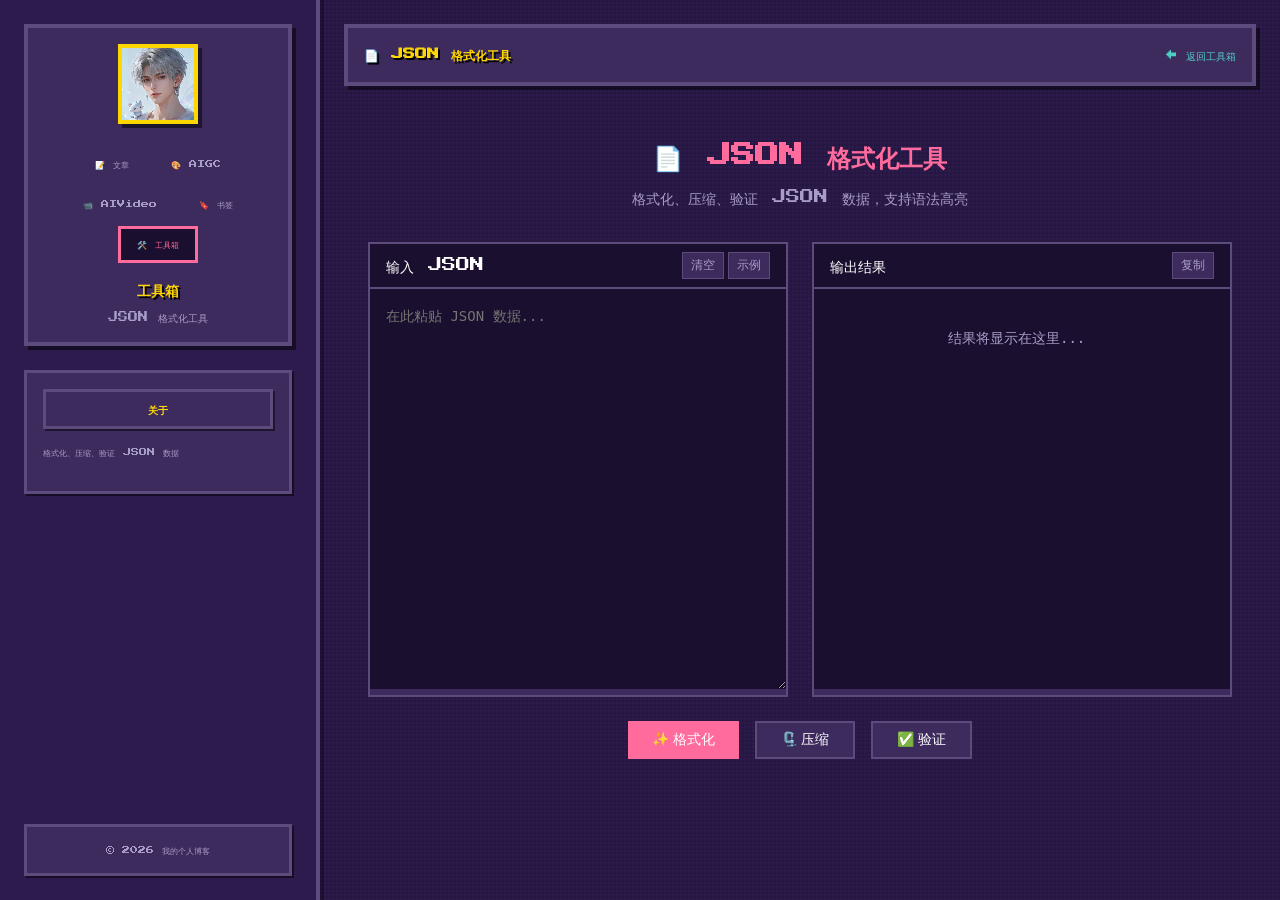
<file: json-formatter.html>
<!DOCTYPE html>
<html lang="zh-CN">
<head>
  <meta charset="UTF-8">
  <meta name="viewport" content="width=device-width, initial-scale=1.0">
  <title>JSON 格式化工具 - 工具箱</title>
  <link rel="stylesheet" href="css/style.css">
  <link href="https://fonts.googleapis.com/css2?family=Press+Start+2P&display=swap" rel="stylesheet">
  <style>
    .tool-container {
      max-width: 1200px;
      margin: 0 auto;
      padding: var(--spacing-lg);
    }
    
    .tool-header {
      text-align: center;
      margin-bottom: var(--spacing-xl);
    }
    
    .tool-title {
      font-size: 1.5rem;
      color: var(--color-accent);
      margin-bottom: var(--spacing-sm);
    }
    
    .tool-subtitle {
      color: var(--color-text-dim);
      font-size: 0.875rem;
    }
    
    .json-workspace {
      display: grid;
      grid-template-columns: 1fr 1fr;
      gap: var(--spacing-lg);
      margin-bottom: var(--spacing-lg);
    }
    
    @media (max-width: 768px) {
      .json-workspace {
        grid-template-columns: 1fr;
      }
    }
    
    .json-panel {
      background: var(--color-bg-panel);
      border: 2px solid var(--color-card-border);
      border-radius: var(--radius-md);
      overflow: hidden;
    }
    
    .panel-header {
      background: var(--color-bg-dark);
      padding: var(--spacing-sm) var(--spacing-md);
      border-bottom: 2px solid var(--color-card-border);
      display: flex;
      justify-content: space-between;
      align-items: center;
    }
    
    .panel-title {
      font-size: 0.875rem;
      color: var(--color-text);
    }
    
    .panel-actions {
      display: flex;
      gap: var(--spacing-xs);
    }
    
    .panel-btn {
      background: var(--color-bg-panel);
      border: 1px solid var(--color-card-border);
      color: var(--color-text-dim);
      padding: 4px 8px;
      border-radius: var(--radius-sm);
      font-size: 0.75rem;
      cursor: pointer;
      transition: all 0.2s;
    }
    
    .panel-btn:hover {
      background: var(--color-accent);
      color: white;
      border-color: var(--color-accent);
    }
    
    .json-textarea {
      width: 100%;
      min-height: 400px;
      padding: var(--spacing-md);
      background: var(--color-bg-dark);
      border: none;
      color: var(--color-text);
      font-family: 'Consolas', 'Monaco', monospace;
      font-size: 0.875rem;
      line-height: 1.6;
      resize: vertical;
      outline: none;
    }
    
    .json-output {
      width: 100%;
      min-height: 400px;
      padding: var(--spacing-md);
      background: var(--color-bg-dark);
      color: var(--color-text);
      font-family: 'Consolas', 'Monaco', monospace;
      font-size: 0.875rem;
      line-height: 1.6;
      overflow-x: auto;
      white-space: pre-wrap;
      word-wrap: break-word;
    }
    
    .json-string { color: #a8ff60; }
    .json-number { color: #ff8c69; }
    .json-boolean { color: #ff79c6; }
    .json-null { color: #ff79c6; }
    .json-key { color: #8be9fd; }
    
    .error-message {
      background: rgba(255, 71, 87, 0.1);
      border: 1px solid var(--color-error);
      color: var(--color-error);
      padding: var(--spacing-md);
      border-radius: var(--radius-md);
      margin-top: var(--spacing-md);
      display: none;
    }
    
    .error-message.show {
      display: block;
    }
    
    .tool-actions {
      display: flex;
      justify-content: center;
      gap: var(--spacing-md);
      flex-wrap: wrap;
    }
    
    .action-btn {
      background: var(--color-accent);
      color: white;
      border: none;
      padding: var(--spacing-sm) var(--spacing-lg);
      border-radius: var(--radius-md);
      font-size: 0.875rem;
      cursor: pointer;
      transition: all 0.2s;
      display: flex;
      align-items: center;
      gap: var(--spacing-xs);
    }
    
    .action-btn:hover {
      background: var(--color-accent-hover);
      transform: translateY(-2px);
    }
    
    .action-btn.secondary {
      background: var(--color-bg-panel);
      border: 2px solid var(--color-card-border);
      color: var(--color-text);
    }
    
    .action-btn.secondary:hover {
      background: var(--color-card-border);
    }
  </style>
</head>
<body>
  <div class="layout">
    <aside class="sidebar">
      <div class="sidebar-header">
        <div class="avatar-container" id="avatarContainer">
          <img src="images/avatar.png" alt="头像" class="avatar" id="avatarImg" onerror="this.style.display='none'">
        </div>
        <nav class="nav-menu">
          <a href="index.html" class="nav-item">📝 文章</a>
          <a href="aigc.html" class="nav-item">🎨 AIGC</a>
          <a href="aivideo.html" class="nav-item">📹 AIVideo</a>
          <a href="bookmarks.html" class="nav-item">🔖 书签</a>
          <a href="tools.html" class="nav-item active">🛠️ 工具箱</a>
        </nav>
        <h1 class="site-title">工具箱</h1>
        <p class="site-subtitle">JSON 格式化工具</p>
      </div>

      <div class="about-section">
        <h3 class="sidebar-title">关于</h3>
        <p class="about-text">格式化、压缩、验证 JSON 数据</p>
      </div>

      <footer class="sidebar-footer">
        <p>&copy; 2026 我的个人博客</p>
      </footer>
    </aside>

    <main class="main-content">
      <header class="content-header">
        <h2 class="content-title">📄 JSON 格式化工具</h2>
        <a href="tools.html" class="back-link">← 返回工具箱</a>
      </header>

      <div class="tool-container">
        <div class="tool-header">
          <h2 class="tool-title">📄 JSON 格式化工具</h2>
          <p class="tool-subtitle">格式化、压缩、验证 JSON 数据，支持语法高亮</p>
        </div>

        <div class="json-workspace">
          <div class="json-panel">
            <div class="panel-header">
              <span class="panel-title">输入 JSON</span>
              <div class="panel-actions">
                <button class="panel-btn" onclick="clearInput()">清空</button>
                <button class="panel-btn" onclick="pasteExample()">示例</button>
              </div>
            </div>
            <textarea 
              class="json-textarea" 
              id="jsonInput" 
              placeholder="在此粘贴 JSON 数据..."
            ></textarea>
          </div>

          <div class="json-panel">
            <div class="panel-header">
              <span class="panel-title">输出结果</span>
              <div class="panel-actions">
                <button class="panel-btn" onclick="copyOutput()">复制</button>
              </div>
            </div>
            <div class="json-output" id="jsonOutput">
              <span style="color: var(--color-text-dim);">结果将显示在这里...</span>
            </div>
          </div>
        </div>

        <div class="error-message" id="errorMessage"></div>

        <div class="tool-actions">
          <button class="action-btn" onclick="formatJSON()">
            ✨ 格式化
          </button>
          <button class="action-btn secondary" onclick="compressJSON()">
            🗜️ 压缩
          </button>
          <button class="action-btn secondary" onclick="validateJSON()">
            ✅ 验证
          </button>
        </div>
      </div>
    </main>
  </div>

  <script src="js/app.js"></script>
  <script>
    const jsonInput = document.getElementById('jsonInput');
    const jsonOutput = document.getElementById('jsonOutput');
    const errorMessage = document.getElementById('errorMessage');

    // 格式化 JSON
    function formatJSON() {
      const input = jsonInput.value.trim();
      if (!input) {
        showError('请输入 JSON 数据');
        return;
      }

      try {
        const parsed = JSON.parse(input);
        const formatted = JSON.stringify(parsed, null, 2);
        jsonOutput.innerHTML = syntaxHighlight(formatted);
        hideError();
      } catch (e) {
        showError('JSON 格式错误: ' + e.message);
      }
    }

    // 压缩 JSON
    function compressJSON() {
      const input = jsonInput.value.trim();
      if (!input) {
        showError('请输入 JSON 数据');
        return;
      }

      try {
        const parsed = JSON.parse(input);
        const compressed = JSON.stringify(parsed);
        jsonOutput.innerHTML = syntaxHighlight(compressed);
        hideError();
      } catch (e) {
        showError('JSON 格式错误: ' + e.message);
      }
    }

    // 验证 JSON
    function validateJSON() {
      const input = jsonInput.value.trim();
      if (!input) {
        showError('请输入 JSON 数据');
        return;
      }

      try {
        JSON.parse(input);
        jsonOutput.innerHTML = '<span style="color: #2ed573;">✅ JSON 格式正确</span>';
        hideError();
      } catch (e) {
        showError('JSON 格式错误: ' + e.message);
      }
    }

    // 语法高亮
    function syntaxHighlight(json) {
      json = json.replace(/&/g, '&amp;').replace(/</g, '&lt;').replace(/>/g, '&gt;');
      return json.replace(
        /("(?:\\"|[^"])*")(\s*:)?|\b(true|false|null)\b|-?\d+(?:\.\d+)?(?:[eE][+-]?\d+)?/g,
        function(match, string, colon, boolean) {
          if (colon) {
            return '<span class="json-key">' + string + '</span>' + colon;
          }
          if (string) {
            return '<span class="json-string">' + string + '</span>';
          }
          if (boolean) {
            return '<span class="json-' + (boolean === 'null' ? 'null' : 'boolean') + '">' + match + '</span>';
          }
          return '<span class="json-number">' + match + '</span>';
        }
      );
    }

    // 清空输入
    function clearInput() {
      jsonInput.value = '';
      jsonOutput.innerHTML = '<span style="color: var(--color-text-dim);">结果将显示在这里...</span>';
      hideError();
    }

    // 粘贴示例
    function pasteExample() {
      const example = {
        "name": "示例数据",
        "version": "1.0.0",
        "enabled": true,
        "count": 42,
        "items": ["item1", "item2", "item3"],
        "config": {
          "debug": false,
          "timeout": 3000
        }
      };
      jsonInput.value = JSON.stringify(example, null, 2);
      formatJSON();
    }

    // 复制输出
    async function copyOutput() {
      const text = jsonOutput.textContent;
      if (!text || text === '结果将显示在这里...') {
        showError('没有可复制的内容');
        return;
      }

      try {
        await navigator.clipboard.writeText(text);
        const originalText = event.target.textContent;
        event.target.textContent = '已复制';
        setTimeout(() => {
          event.target.textContent = originalText;
        }, 2000);
      } catch (err) {
        showError('复制失败');
      }
    }

    // 显示错误
    function showError(message) {
      errorMessage.textContent = message;
      errorMessage.classList.add('show');
    }

    // 隐藏错误
    function hideError() {
      errorMessage.classList.remove('show');
    }

    // 实时格式化（输入时）
    let debounceTimer;
    jsonInput.addEventListener('input', () => {
      clearTimeout(debounceTimer);
      debounceTimer = setTimeout(() => {
        if (jsonInput.value.trim()) {
          formatJSON();
        }
      }, 500);
    });
  </script>
</body>
</html>
</file>
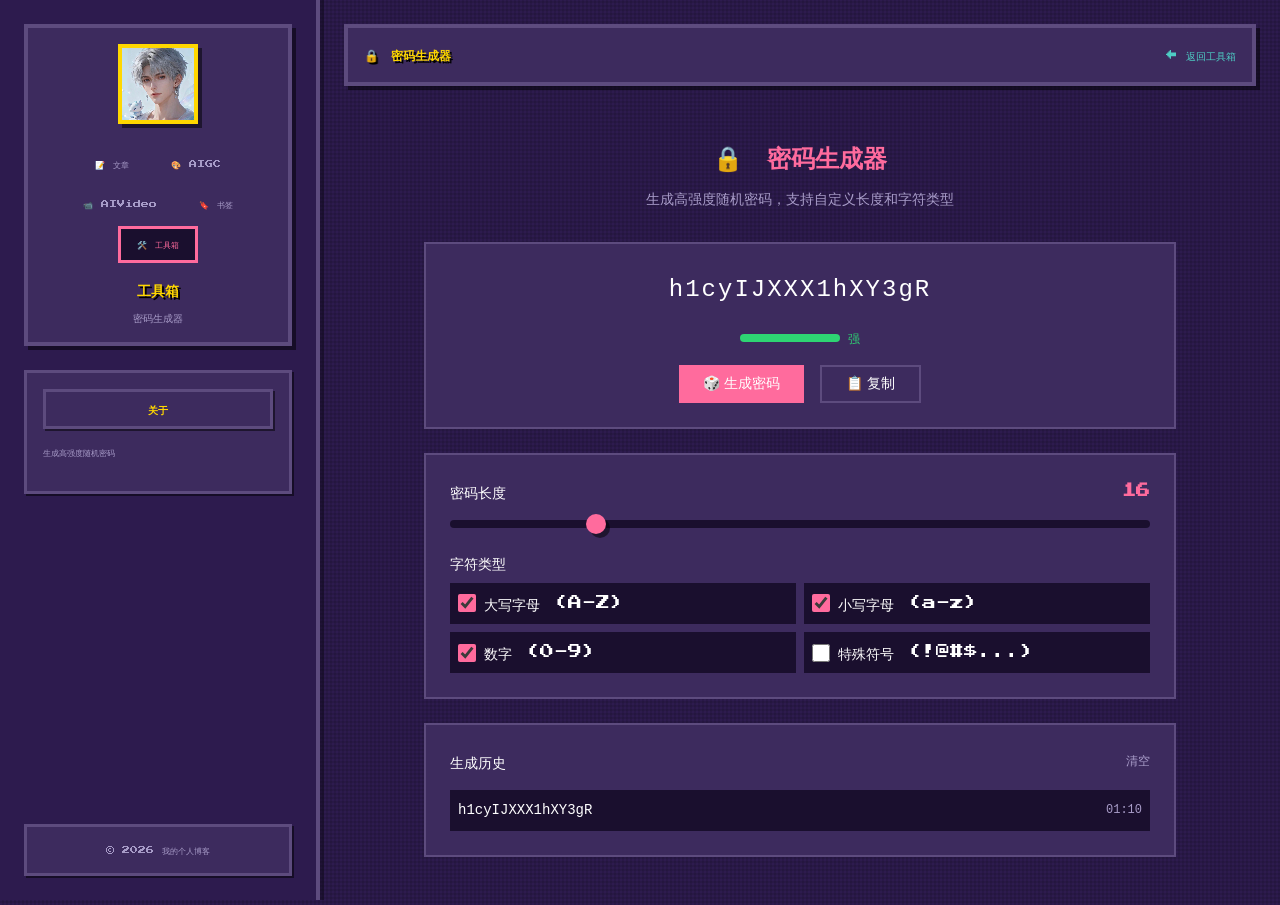
<file: password-generator.html>
<!DOCTYPE html>
<html lang="zh-CN">
<head>
  <meta charset="UTF-8">
  <meta name="viewport" content="width=device-width, initial-scale=1.0">
  <title>密码生成器 - 工具箱</title>
  <link rel="stylesheet" href="css/style.css">
  <link href="https://fonts.googleapis.com/css2?family=Press+Start+2P&display=swap" rel="stylesheet">
  <style>
    .tool-container {
      max-width: 800px;
      margin: 0 auto;
      padding: var(--spacing-lg);
    }
    
    .tool-header {
      text-align: center;
      margin-bottom: var(--spacing-xl);
    }
    
    .tool-title {
      font-size: 1.5rem;
      color: var(--color-accent);
      margin-bottom: var(--spacing-sm);
    }
    
    .tool-subtitle {
      color: var(--color-text-dim);
      font-size: 0.875rem;
    }
    
    .password-display {
      background: var(--color-bg-panel);
      border: 2px solid var(--color-card-border);
      border-radius: var(--radius-md);
      padding: var(--spacing-lg);
      margin-bottom: var(--spacing-lg);
      text-align: center;
    }
    
    .password-text {
      font-family: 'Consolas', 'Monaco', monospace;
      font-size: 1.5rem;
      color: var(--color-text);
      word-break: break-all;
      margin-bottom: var(--spacing-md);
      min-height: 2rem;
      letter-spacing: 2px;
    }
    
    .password-strength {
      display: flex;
      align-items: center;
      justify-content: center;
      gap: var(--spacing-sm);
      margin-bottom: var(--spacing-md);
    }
    
    .strength-bar {
      width: 100px;
      height: 8px;
      background: var(--color-bg-dark);
      border-radius: 4px;
      overflow: hidden;
    }
    
    .strength-fill {
      height: 100%;
      transition: all 0.3s;
    }
    
    .strength-fill.weak { width: 33%; background: #ff4757; }
    .strength-fill.medium { width: 66%; background: #ffa502; }
    .strength-fill.strong { width: 100%; background: #2ed573; }
    
    .strength-text {
      font-size: 0.75rem;
      color: var(--color-text-dim);
    }
    
    .password-actions {
      display: flex;
      justify-content: center;
      gap: var(--spacing-md);
    }
    
    .action-btn {
      background: var(--color-accent);
      color: white;
      border: none;
      padding: var(--spacing-sm) var(--spacing-lg);
      border-radius: var(--radius-md);
      font-size: 0.875rem;
      cursor: pointer;
      transition: all 0.2s;
      display: flex;
      align-items: center;
      gap: var(--spacing-xs);
    }
    
    .action-btn:hover {
      background: var(--color-accent-hover);
      transform: translateY(-2px);
    }
    
    .action-btn.secondary {
      background: var(--color-bg-panel);
      border: 2px solid var(--color-card-border);
      color: var(--color-text);
    }
    
    .action-btn.secondary:hover {
      background: var(--color-card-border);
    }
    
    .settings-panel {
      background: var(--color-bg-panel);
      border: 2px solid var(--color-card-border);
      border-radius: var(--radius-md);
      padding: var(--spacing-lg);
      margin-bottom: var(--spacing-lg);
    }
    
    .setting-item {
      margin-bottom: var(--spacing-md);
    }
    
    .setting-item:last-child {
      margin-bottom: 0;
    }
    
    .setting-label {
      display: flex;
      justify-content: space-between;
      align-items: center;
      margin-bottom: var(--spacing-sm);
      font-size: 0.875rem;
      color: var(--color-text);
    }
    
    .setting-value {
      color: var(--color-accent);
      font-weight: bold;
    }
    
    .length-slider {
      width: 100%;
      height: 8px;
      -webkit-appearance: none;
      appearance: none;
      background: var(--color-bg-dark);
      border-radius: 4px;
      outline: none;
    }
    
    .length-slider::-webkit-slider-thumb {
      -webkit-appearance: none;
      appearance: none;
      width: 20px;
      height: 20px;
      background: var(--color-accent);
      border-radius: 50%;
      cursor: pointer;
      box-shadow: var(--shadow-pixel);
    }
    
    .length-slider::-moz-range-thumb {
      width: 20px;
      height: 20px;
      background: var(--color-accent);
      border-radius: 50%;
      cursor: pointer;
      border: none;
      box-shadow: var(--shadow-pixel);
    }
    
    .checkbox-group {
      display: grid;
      grid-template-columns: repeat(2, 1fr);
      gap: var(--spacing-sm);
    }
    
    .checkbox-item {
      display: flex;
      align-items: center;
      gap: var(--spacing-sm);
      padding: var(--spacing-sm);
      background: var(--color-bg-dark);
      border-radius: var(--radius-sm);
      cursor: pointer;
      transition: all 0.2s;
    }
    
    .checkbox-item:hover {
      background: var(--color-card-border);
    }
    
    .checkbox-item input[type="checkbox"] {
      width: 18px;
      height: 18px;
      accent-color: var(--color-accent);
      cursor: pointer;
    }
    
    .checkbox-item label {
      font-size: 0.875rem;
      color: var(--color-text);
      cursor: pointer;
      flex: 1;
    }
    
    .history-panel {
      background: var(--color-bg-panel);
      border: 2px solid var(--color-card-border);
      border-radius: var(--radius-md);
      padding: var(--spacing-lg);
    }
    
    .history-header {
      display: flex;
      justify-content: space-between;
      align-items: center;
      margin-bottom: var(--spacing-md);
    }
    
    .history-title {
      font-size: 0.875rem;
      color: var(--color-text);
    }
    
    .clear-btn {
      background: none;
      border: none;
      color: var(--color-text-dim);
      font-size: 0.75rem;
      cursor: pointer;
      transition: color 0.2s;
    }
    
    .clear-btn:hover {
      color: var(--color-error);
    }
    
    .history-list {
      display: flex;
      flex-direction: column;
      gap: var(--spacing-sm);
      max-height: 200px;
      overflow-y: auto;
    }
    
    .history-item {
      display: flex;
      justify-content: space-between;
      align-items: center;
      padding: var(--spacing-sm);
      background: var(--color-bg-dark);
      border-radius: var(--radius-sm);
      font-family: 'Consolas', 'Monaco', monospace;
      font-size: 0.875rem;
    }
    
    .history-password {
      color: var(--color-text);
      word-break: break-all;
      flex: 1;
      margin-right: var(--spacing-sm);
    }
    
    .history-time {
      font-size: 0.75rem;
      color: var(--color-text-dim);
      white-space: nowrap;
    }
    
    .empty-history {
      text-align: center;
      color: var(--color-text-dim);
      font-size: 0.875rem;
      padding: var(--spacing-md);
    }
  </style>
</head>
<body>
  <div class="layout">
    <aside class="sidebar">
      <div class="sidebar-header">
        <div class="avatar-container" id="avatarContainer">
          <img src="images/avatar.png" alt="头像" class="avatar" id="avatarImg" onerror="this.style.display='none'">
        </div>
        <nav class="nav-menu">
          <a href="index.html" class="nav-item">📝 文章</a>
          <a href="aigc.html" class="nav-item">🎨 AIGC</a>
          <a href="aivideo.html" class="nav-item">📹 AIVideo</a>
          <a href="bookmarks.html" class="nav-item">🔖 书签</a>
          <a href="tools.html" class="nav-item active">🛠️ 工具箱</a>
        </nav>
        <h1 class="site-title">工具箱</h1>
        <p class="site-subtitle">密码生成器</p>
      </div>

      <div class="about-section">
        <h3 class="sidebar-title">关于</h3>
        <p class="about-text">生成高强度随机密码</p>
      </div>

      <footer class="sidebar-footer">
        <p>&copy; 2026 我的个人博客</p>
      </footer>
    </aside>

    <main class="main-content">
      <header class="content-header">
        <h2 class="content-title">🔒 密码生成器</h2>
        <a href="tools.html" class="back-link">← 返回工具箱</a>
      </header>

      <div class="tool-container">
        <div class="tool-header">
          <h2 class="tool-title">🔒 密码生成器</h2>
          <p class="tool-subtitle">生成高强度随机密码，支持自定义长度和字符类型</p>
        </div>

        <div class="password-display">
          <div class="password-text" id="passwordText">点击生成按钮</div>
          <div class="password-strength" id="passwordStrength" style="display: none;">
            <div class="strength-bar">
              <div class="strength-fill" id="strengthFill"></div>
            </div>
            <span class="strength-text" id="strengthText">-</span>
          </div>
          <div class="password-actions">
            <button class="action-btn" onclick="generatePassword()">
              🎲 生成密码
            </button>
            <button class="action-btn secondary" onclick="copyPassword()">
              📋 复制
            </button>
          </div>
        </div>

        <div class="settings-panel">
          <div class="setting-item">
            <div class="setting-label">
              <span>密码长度</span>
              <span class="setting-value" id="lengthValue">16</span>
            </div>
            <input type="range" class="length-slider" id="lengthSlider" min="4" max="64" value="16">
          </div>

          <div class="setting-item">
            <div class="setting-label">
              <span>字符类型</span>
            </div>
            <div class="checkbox-group">
              <div class="checkbox-item">
                <input type="checkbox" id="uppercase" checked>
                <label for="uppercase">大写字母 (A-Z)</label>
              </div>
              <div class="checkbox-item">
                <input type="checkbox" id="lowercase" checked>
                <label for="lowercase">小写字母 (a-z)</label>
              </div>
              <div class="checkbox-item">
                <input type="checkbox" id="numbers" checked>
                <label for="numbers">数字 (0-9)</label>
              </div>
              <div class="checkbox-item">
                <input type="checkbox" id="symbols">
                <label for="symbols">特殊符号 (!@#$...)</label>
              </div>
            </div>
          </div>
        </div>

        <div class="history-panel">
          <div class="history-header">
            <span class="history-title">生成历史</span>
            <button class="clear-btn" onclick="clearHistory()">清空</button>
          </div>
          <div class="history-list" id="historyList">
            <div class="empty-history">暂无历史记录</div>
          </div>
        </div>
      </div>
    </main>
  </div>

  <script src="js/app.js"></script>
  <script>
    const passwordText = document.getElementById('passwordText');
    const passwordStrength = document.getElementById('passwordStrength');
    const strengthFill = document.getElementById('strengthFill');
    const strengthText = document.getElementById('strengthText');
    const lengthSlider = document.getElementById('lengthSlider');
    const lengthValue = document.getElementById('lengthValue');
    const historyList = document.getElementById('historyList');

    let passwordHistory = [];

    // 更新长度显示
    lengthSlider.addEventListener('input', (e) => {
      lengthValue.textContent = e.target.value;
    });

    // 生成密码
    function generatePassword() {
      const length = parseInt(lengthSlider.value);
      const useUppercase = document.getElementById('uppercase').checked;
      const useLowercase = document.getElementById('lowercase').checked;
      const useNumbers = document.getElementById('numbers').checked;
      const useSymbols = document.getElementById('symbols').checked;

      // 构建字符集
      let charset = '';
      if (useUppercase) charset += 'ABCDEFGHIJKLMNOPQRSTUVWXYZ';
      if (useLowercase) charset += 'abcdefghijklmnopqrstuvwxyz';
      if (useNumbers) charset += '0123456789';
      if (useSymbols) charset += '!@#$%^&*()_+-=[]{}|;:,.<>?';

      if (charset === '') {
        passwordText.textContent = '请至少选择一种字符类型';
        passwordStrength.style.display = 'none';
        return;
      }

      // 生成密码
      let password = '';
      const array = new Uint32Array(length);
      crypto.getRandomValues(array);
      
      for (let i = 0; i < length; i++) {
        password += charset[array[i] % charset.length];
      }

      // 显示密码
      passwordText.textContent = password;
      
      // 计算并显示强度
      const strength = calculateStrength(password);
      showStrength(strength);
      
      // 添加到历史
      addToHistory(password);
    }

    // 计算密码强度
    function calculateStrength(password) {
      let score = 0;
      
      // 长度评分
      if (password.length >= 8) score += 1;
      if (password.length >= 12) score += 1;
      if (password.length >= 16) score += 1;
      
      // 字符类型评分
      if (/[a-z]/.test(password)) score += 1;
      if (/[A-Z]/.test(password)) score += 1;
      if (/[0-9]/.test(password)) score += 1;
      if (/[^a-zA-Z0-9]/.test(password)) score += 1;
      
      return score;
    }

    // 显示强度
    function showStrength(score) {
      passwordStrength.style.display = 'flex';
      strengthFill.className = 'strength-fill';
      
      if (score <= 3) {
        strengthFill.classList.add('weak');
        strengthText.textContent = '弱';
        strengthText.style.color = '#ff4757';
      } else if (score <= 5) {
        strengthFill.classList.add('medium');
        strengthText.textContent = '中等';
        strengthText.style.color = '#ffa502';
      } else {
        strengthFill.classList.add('strong');
        strengthText.textContent = '强';
        strengthText.style.color = '#2ed573';
      }
    }

    // 复制密码
    async function copyPassword() {
      const password = passwordText.textContent;
      if (!password || password === '点击生成按钮' || password === '请至少选择一种字符类型') {
        return;
      }

      try {
        await navigator.clipboard.writeText(password);
        const btn = event.target;
        const originalText = btn.textContent;
        btn.textContent = '已复制';
        setTimeout(() => {
          btn.textContent = originalText;
        }, 2000);
      } catch (err) {
        console.error('复制失败:', err);
      }
    }

    // 添加到历史
    function addToHistory(password) {
      const now = new Date();
      const timeStr = now.toLocaleTimeString('zh-CN', { hour: '2-digit', minute: '2-digit' });
      
      passwordHistory.unshift({ password, time: timeStr });
      if (passwordHistory.length > 10) {
        passwordHistory.pop();
      }
      
      renderHistory();
    }

    // 渲染历史
    function renderHistory() {
      if (passwordHistory.length === 0) {
        historyList.innerHTML = '<div class="empty-history">暂无历史记录</div>';
        return;
      }

      historyList.innerHTML = passwordHistory.map(item => `
        <div class="history-item">
          <span class="history-password">${item.password}</span>
          <span class="history-time">${item.time}</span>
        </div>
      `).join('');
    }

    // 清空历史
    function clearHistory() {
      passwordHistory = [];
      renderHistory();
    }

    // 页面加载时生成一个密码
    generatePassword();
  </script>
</body>
</html>
</file>
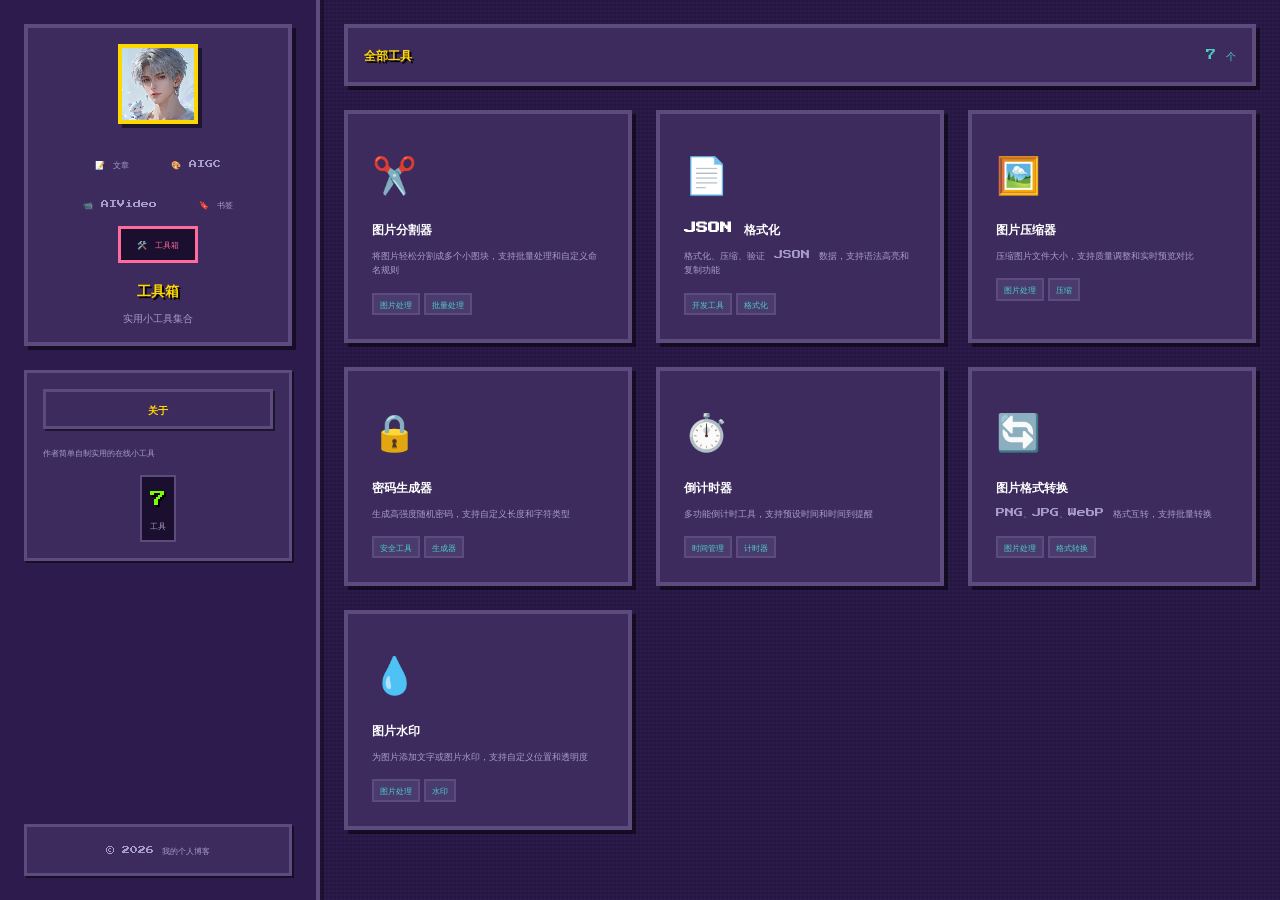
<file: tools.html>
<!DOCTYPE html>
<html lang="zh-CN">
<head>
  <meta charset="UTF-8">
  <meta name="viewport" content="width=device-width, initial-scale=1.0">
  <title>工具箱 - 我的个人博客</title>
  <link rel="stylesheet" href="css/style.css">
  <link href="https://fonts.googleapis.com/css2?family=Press+Start+2P&display=swap" rel="stylesheet">
</head>
<body>
  <div class="layout">
    <aside class="sidebar">
      <div class="sidebar-header">
        <div class="avatar-container" id="avatarContainer">
          <img src="images/avatar.png" alt="头像" class="avatar" id="avatarImg" onerror="this.style.display='none'">
        </div>
        <nav class="nav-menu">
          <a href="index.html" class="nav-item">📝 文章</a>
          <a href="aigc.html" class="nav-item">🎨 AIGC</a>
          <a href="aivideo.html" class="nav-item">📹 AIVideo</a>
          <a href="bookmarks.html" class="nav-item">🔖 书签</a>
          <a href="tools.html" class="nav-item active">🛠️ 工具箱</a>
        </nav>
        <h1 class="site-title">工具箱</h1>
        <p class="site-subtitle">实用小工具集合</p>
      </div>

      <div class="about-section">
        <h3 class="sidebar-title">关于</h3>
        <p class="about-text">作者简单自制实用的在线小工具</p>
        <div class="stats">
          <div class="stat-item">
            <span class="stat-number" id="toolCount">0</span>
            <span class="stat-label">工具</span>
          </div>
        </div>
      </div>

      <footer class="sidebar-footer">
        <p>&copy; 2026 我的个人博客</p>
      </footer>
    </aside>

    <main class="main-content">
      <header class="content-header">
        <h2 class="content-title">全部工具</h2>
        <span class="content-count" id="contentCount">0 个</span>
      </header>

      <section class="tools-grid" id="toolsList">
        <!-- 工具列表将通过 JavaScript 动态加载 -->
      </section>
    </main>
  </div>

  <aside class="profile-modal" id="profileModal">
    <div class="profile-content">
      <button class="profile-close-btn" id="profileCloseBtn">✕</button>
      <div class="profile-header">
        <div class="profile-title">角色档案</div>
        <div class="profile-subtitle">CHARACTER PROFILE</div>
      </div>
      <div class="profile-body">
        <div class="profile-left">
          <div class="data-line" id="line1"></div>
          <div class="data-line" id="line2"></div>
          <div class="data-line" id="line3"></div>
          <div class="data-line" id="line4"></div>
          <div class="info-item" data-label="昵称">Sparta-Silence</div>
          <div class="info-item" data-label="性别">男</div>
          <div class="info-item" data-label="年龄">23岁</div>
          <div class="info-item" data-label="生日">5月1日</div>
        </div>
        <div class="profile-center">
          <div class="avatar-frame">
            <div class="avatar-glow"></div>
            <img src="images/avatar.png" alt="头像" class="profile-avatar">
          </div>
          <div class="avatar-decoration"></div>
        </div>
        <div class="profile-right">
          <div class="data-line" id="line5"></div>
          <div class="data-line" id="line6"></div>
          <div class="data-line" id="line7"></div>
          <div class="data-line" id="line8"></div>
          <div class="info-item" data-label="邮箱">3291614511@qq.com</div>
          <div class="info-item" data-label="GitHub">暂无</div>
          <div class="info-item" data-label="专业">软件工程</div>
          <div class="info-item" data-label="兴趣">听歌、打游戏</div>
        </div>
      </div>
      <div class="profile-footer">
        <div class="pixel-decoration">◆ ◆ ◆</div>
      </div>
    </div>
  </aside>

  <script src="js/app.js"></script>
  <script>
    // 工具页面专用脚本：加载工具列表
    async function loadTools() {
      try {
        const response = await fetch('data/tools.json');
        const data = await response.json();
        const tools = data.tools || [];
        
        // 更新统计
        document.getElementById('toolCount').textContent = tools.length;
        document.getElementById('contentCount').textContent = tools.length + ' 个';
        
        // 渲染工具列表
        const container = document.getElementById('toolsList');
        container.innerHTML = tools.map(tool => `
          <a href="${tool.url}" class="tool-card">
            <div class="tool-icon">${tool.icon}</div>
            <h3 class="tool-name">${tool.name}</h3>
            <p class="tool-desc">${tool.description}</p>
            <div class="tool-tags">
              ${tool.tags.map(tag => `<span class="tool-tag">${tag}</span>`).join('')}
            </div>
          </a>
        `).join('');
      } catch (error) {
        console.error('加载工具列表失败:', error);
        document.getElementById('toolsList').innerHTML = '<p style="text-align: center; color: var(--color-text-dim);">加载工具列表失败</p>';
      }
    }
    
    // 页面加载完成后执行
    document.addEventListener('DOMContentLoaded', loadTools);
  </script>
</body>
</html>
</file>
<file: css/style.css>
@import url('https://fonts.googleapis.com/css2?family=Press+Start+2P&display=swap');

:root {
  /* 像素风格配色 - 复古游戏色调 */
  --color-bg: #2d1b4e;
  --color-bg-dark: #1a0f2e;
  --color-bg-panel: #3d2b5e;
  --color-text: #ffffff;
  --color-text-dim: #a89cc8;
  --color-accent: #ff6b9d;
  --color-accent-hover: #ff8fab;
  --color-secondary: #4ecdc4;
  --color-secondary-hover: #6ee7df;
  --color-tag-bg: #4a3b6e;
  --color-tag-active: #ff6b9d;
  --color-card-bg: #3d2b5e;
  --color-card-border: #5d4b7e;
  --color-divider: #5d4b7e;
  --color-code-bg: #2d1b4e;
  --color-sidebar-bg: #2d1b4e;
  --color-gold: #ffd700;
  --color-green: #7cfc00;
  --color-orange: #ff9f43;
  
  /* 像素字体 */
  --font-pixel: 'Press Start 2P', cursive;
  --font-body: 'Press Start 2P', cursive;
  
  --spacing-xs: 4px;
  --spacing-sm: 8px;
  --spacing-md: 16px;
  --spacing-lg: 24px;
  --spacing-xl: 32px;
  --spacing-2xl: 48px;
  --sidebar-width: 320px;
  
  /* 像素风格 - 无圆角 */
  --radius-sm: 0;
  --radius-md: 0;
  
  /* 像素阴影 */
  --shadow-pixel: 4px 4px 0 rgba(0,0,0,0.5);
  --shadow-pixel-sm: 2px 2px 0 rgba(0,0,0,0.5);
  --shadow-pixel-lg: 6px 6px 0 rgba(0,0,0,0.5);
  
  --transition-fast: 0.1s;
  --transition-base: 0.15s;
}

* {
  margin: 0;
  padding: 0;
  box-sizing: border-box;
  image-rendering: pixelated;
}

body {
  font-family: var(--font-body);
  background-color: var(--color-bg);
  background-image: 
    repeating-linear-gradient(0deg, transparent, transparent 2px, rgba(0,0,0,0.1) 2px, rgba(0,0,0,0.1) 4px),
    repeating-linear-gradient(90deg, transparent, transparent 2px, rgba(0,0,0,0.1) 2px, rgba(0,0,0,0.1) 4px);
  color: var(--color-text);
  line-height: 1.8;
  min-height: 100vh;
  font-size: 12px;
}

/* 像素边框效果 */
.pixel-border {
  border: 4px solid var(--color-card-border);
  box-shadow: var(--shadow-pixel);
}

/* Layout */
.layout {
  display: flex;
  min-height: 100vh;
}

/* Sidebar */
.sidebar {
  width: var(--sidebar-width);
  background: var(--color-sidebar-bg);
  border-right: 4px solid var(--color-card-border);
  padding: var(--spacing-lg);
  display: flex;
  flex-direction: column;
  position: fixed;
  left: 0;
  top: 0;
  bottom: 0;
  overflow-y: auto;
  z-index: 10;
  box-shadow: 4px 0 0 rgba(0,0,0,0.3);
}

.sidebar-header {
  margin-bottom: var(--spacing-lg);
  padding: var(--spacing-md);
  background: var(--color-card-bg);
  border: 4px solid var(--color-card-border);
  box-shadow: var(--shadow-pixel);
  text-align: center;
}

.avatar-container {
  margin-bottom: var(--spacing-md);
}

/* 导航菜单 */
.nav-menu {
  display: flex;
  flex-direction: column;
  gap: var(--spacing-xs);
  margin-bottom: var(--spacing-md);
}

@media (min-width: 769px) {
  .nav-menu {
    flex-direction: row;
    flex-wrap: wrap;
    justify-content: center;
  }
}

.nav-item {
  display: block;
  padding: var(--spacing-sm) var(--spacing-md);
  color: var(--color-text-dim);
  text-decoration: none;
  font-size: 10px;
  font-family: var(--font-pixel);
  border: 3px solid transparent;
  transition: all var(--transition-fast);
  text-align: center;
}

.nav-item:hover,
.nav-item.active {
  color: var(--color-text);
  border-color: var(--color-card-border);
  background: var(--color-bg-dark);
}

.nav-item.active {
  border-color: var(--color-accent);
  color: var(--color-accent);
}

@media (min-width: 769px) {
  .nav-item {
    display: flex;
    align-items: center;
    justify-content: center;
    font-size: 8px;
    white-space: nowrap;
    flex-shrink: 0;
    min-width: 60px;
  }
}

.avatar {
  width: 80px;
  height: 80px;
  border: 4px solid var(--color-gold);
  box-shadow: 4px 4px 0 rgba(0,0,0,0.5);
  image-rendering: pixelated;
}

.site-title {
  font-family: var(--font-pixel);
  font-size: 14px;
  color: var(--color-gold);
  text-shadow: 2px 2px 0 #000;
  margin-bottom: var(--spacing-sm);
  line-height: 1.5;
}

.site-subtitle {
  font-size: 10px;
  color: var(--color-text-dim);
}

/* 像素装饰线 */
.pixel-line {
  height: 4px;
  background: repeating-linear-gradient(
    90deg,
    var(--color-accent),
    var(--color-accent) 8px,
    transparent 8px,
    transparent 16px
  );
  margin: var(--spacing-md) 0;
}

/* Search Box */
.search-box {
  position: relative;
  margin-bottom: var(--spacing-lg);
}

.search-input {
  width: 100%;
  padding: var(--spacing-sm);
  padding-right: 40px;
  border: 4px solid var(--color-card-border);
  background: var(--color-bg-dark);
  font-family: var(--font-pixel);
  font-size: 10px;
  color: var(--color-text);
  box-shadow: var(--shadow-pixel-sm);
}

.search-input:focus {
  outline: none;
  border-color: var(--color-accent);
}

.search-input::placeholder {
  color: var(--color-text-dim);
}

.search-btn {
  position: absolute;
  right: 8px;
  top: 50%;
  transform: translateY(-50%);
  background: var(--color-secondary);
  border: 2px solid var(--color-card-border);
  color: var(--color-bg-dark);
  cursor: pointer;
  padding: 4px;
  font-family: var(--font-pixel);
  font-size: 8px;
  box-shadow: 2px 2px 0 rgba(0,0,0,0.5);
}

.search-btn:hover {
  background: var(--color-secondary-hover);
  transform: translateY(-50%) translate(1px, 1px);
  box-shadow: 1px 1px 0 rgba(0,0,0,0.5);
}

/* Sidebar Sections */
.sidebar-title {
  font-family: var(--font-pixel);
  font-size: 10px;
  color: var(--color-gold);
  margin-bottom: var(--spacing-md);
  padding: var(--spacing-sm);
  background: var(--color-card-bg);
  border: 3px solid var(--color-card-border);
  box-shadow: var(--shadow-pixel-sm);
  text-align: center;
}

.ratio-filter-section {
  margin-bottom: var(--spacing-lg);
}

.ratio-filter {
  display: flex;
  flex-wrap: wrap;
  gap: var(--spacing-sm);
}

.ratio-filter-item {
  display: flex;
  align-items: center;
  justify-content: center;
  padding: var(--spacing-xs) var(--spacing-sm);
  border: 3px solid var(--color-card-border);
  background: var(--color-tag-bg);
  cursor: pointer;
  font-size: 8px;
  font-family: var(--font-pixel);
  color: var(--color-text);
  box-shadow: var(--shadow-pixel-sm);
  transition: all var(--transition-fast);
  min-width: 40px;
}

.ratio-filter-item:hover {
  transform: translate(1px, 1px);
  box-shadow: 1px 1px 0 rgba(0,0,0,0.5);
  border-color: var(--color-secondary);
}

.ratio-filter-item.active {
  background: var(--color-secondary);
  border-color: var(--color-secondary-hover);
  color: var(--color-bg-dark);
}

.tag-cloud-section {
  margin-bottom: var(--spacing-lg);
}

.tag-cloud {
  display: flex;
  flex-wrap: wrap;
  gap: var(--spacing-sm);
}

.tag-cloud-item {
  display: flex;
  align-items: center;
  gap: var(--spacing-xs);
  padding: var(--spacing-xs) var(--spacing-sm);
  border: 3px solid var(--color-card-border);
  background: var(--color-tag-bg);
  cursor: pointer;
  font-size: 8px;
  font-family: var(--font-pixel);
  color: var(--color-text);
  box-shadow: var(--shadow-pixel-sm);
  transition: all var(--transition-fast);
}

.tag-cloud-item:hover {
  transform: translate(1px, 1px);
  box-shadow: 1px 1px 0 rgba(0,0,0,0.5);
  border-color: var(--color-accent);
}

.tag-cloud-item.active {
  background: var(--color-accent);
  border-color: var(--color-accent-hover);
}

.tag-cloud-item .tag-count {
  font-size: 8px;
  color: var(--color-gold);
}

/* About Section */
.about-section {
  margin-bottom: var(--spacing-lg);
  padding: var(--spacing-md);
  background: var(--color-card-bg);
  border: 3px solid var(--color-card-border);
  box-shadow: var(--shadow-pixel-sm);
}

.about-text {
  font-size: 8px;
  color: var(--color-text-dim);
  line-height: 1.8;
  margin-bottom: var(--spacing-md);
}

.stats {
  display: flex;
  gap: var(--spacing-md);
  justify-content: center;
}

.stat-item {
  display: flex;
  flex-direction: column;
  align-items: center;
  padding: var(--spacing-sm);
  background: var(--color-bg-dark);
  border: 2px solid var(--color-card-border);
}

.stat-number {
  font-family: var(--font-pixel);
  font-size: 16px;
  color: var(--color-green);
  text-shadow: 2px 2px 0 #000;
}

.stat-label {
  font-size: 8px;
  color: var(--color-text-dim);
  margin-top: 4px;
}

/* Sidebar Footer */
.sidebar-footer {
  margin-top: auto;
  padding: var(--spacing-md);
  background: var(--color-card-bg);
  border: 3px solid var(--color-card-border);
  box-shadow: var(--shadow-pixel-sm);
  font-size: 8px;
  color: var(--color-text-dim);
  text-align: center;
  display: flex;
  flex-direction: column;
  gap: var(--spacing-sm);
}

/* 留言板入口样式 */
.guestbook-link {
  display: flex;
  align-items: center;
  justify-content: center;
  gap: var(--spacing-xs);
  padding: var(--spacing-sm) var(--spacing-md);
  background: var(--color-bg-dark);
  border: 2px solid var(--color-secondary);
  color: var(--color-secondary);
  text-decoration: none;
  font-family: var(--font-pixel);
  font-size: 9px;
  transition: all var(--transition-base);
}

.guestbook-link:hover {
  background: var(--color-secondary);
  color: var(--color-bg-dark);
  transform: translate(1px, 1px);
}

.guestbook-icon {
  font-size: 12px;
}

/* 留言入口区域样式 */
.guestbook-section {
  margin-bottom: var(--spacing-md);
}

/* Main Content */
.main-content {
  flex: 1;
  margin-left: var(--sidebar-width);
  padding: var(--spacing-lg);
  max-width: calc(100% - var(--sidebar-width));
}

.content-header {
  display: flex;
  flex-wrap: wrap;
  justify-content: space-between;
  align-items: center;
  margin-bottom: var(--spacing-lg);
  padding: var(--spacing-md);
  background: var(--color-card-bg);
  border: 4px solid var(--color-card-border);
  box-shadow: var(--shadow-pixel);
  gap: var(--spacing-sm);
}

.content-title {
  font-family: var(--font-pixel);
  font-size: 12px;
  color: var(--color-gold);
  text-shadow: 2px 2px 0 #000;
}

.content-count {
  font-size: 10px;
  color: var(--color-secondary);
}

/* 热度声明提示 */
.content-notice {
  width: 100%;
  font-size: 12px;
  color: var(--color-text-dim);
  margin-top: var(--spacing-xs);
  padding-top: var(--spacing-xs);
  border-top: 2px dashed var(--color-card-border);
}

/* Articles List */
.articles-list {
  display: flex;
  flex-direction: column;
  gap: var(--spacing-md);
}

/* 投票入口样式 */
.vote-section {
  margin-top: var(--spacing-xl);
  padding-top: var(--spacing-lg);
  border-top: 4px dashed var(--color-card-border);
}

.vote-link {
  display: flex;
  align-items: center;
  justify-content: center;
  gap: var(--spacing-md);
  padding: var(--spacing-lg);
  background: var(--color-card-bg);
  border: 4px solid var(--color-accent);
  box-shadow: var(--shadow-pixel);
  text-decoration: none;
  color: var(--color-text);
  font-family: var(--font-pixel);
  font-size: 11px;
  transition: all var(--transition-base);
}

.vote-link:hover {
  transform: translate(2px, 2px);
  box-shadow: 2px 2px 0 rgba(0,0,0,0.5);
  background: var(--color-accent);
  color: var(--color-bg-dark);
}

.vote-icon {
  font-size: 20px;
}

.vote-text {
  flex: 1;
  text-align: center;
}

.vote-arrow {
  font-size: 14px;
  transition: transform var(--transition-base);
}

.vote-link:hover .vote-arrow {
  transform: translateX(4px);
}

.article-item {
  background: var(--color-card-bg);
  border: 4px solid var(--color-card-border);
  padding: var(--spacing-md);
  cursor: pointer;
  box-shadow: var(--shadow-pixel);
  transition: all var(--transition-base);
  animation: pixelFadeIn 0.3s steps(3) backwards;
}

.article-item:hover {
  transform: translate(2px, 2px);
  box-shadow: 2px 2px 0 rgba(0,0,0,0.5);
  border-color: var(--color-accent);
}

.article-item-header {
  display: flex;
  justify-content: space-between;
  align-items: center;
  margin-bottom: var(--spacing-sm);
  padding-bottom: var(--spacing-xs);
  border-bottom: 2px dashed var(--color-card-border);
}

.article-item-date {
  font-size: 8px;
  color: var(--color-text-dim);
}

.article-item-tags {
  display: flex;
  gap: var(--spacing-xs);
}

.article-item-tag {
  font-size: 8px;
  padding: 2px 6px;
  background: var(--color-tag-bg);
  color: var(--color-secondary);
  border: 2px solid var(--color-card-border);
}

.article-item-title {
  font-family: var(--font-pixel);
  font-size: 11px;
  color: var(--color-text);
  margin-bottom: var(--spacing-sm);
  line-height: 1.6;
}

.article-item-summary {
  color: var(--color-text-dim);
  font-size: 9px;
  margin-bottom: var(--spacing-sm);
  line-height: 1.8;
}

.article-item-footer {
  display: flex;
  justify-content: flex-end;
}

.read-more {
  font-size: 8px;
  color: var(--color-accent);
  background: var(--color-bg-dark);
  padding: 4px 8px;
  border: 2px solid var(--color-accent);
}

.article-item:hover .read-more {
  background: var(--color-accent);
  color: var(--color-bg-dark);
}

/* No Articles */
.no-articles {
  text-align: center;
  padding: var(--spacing-xl);
  background: var(--color-card-bg);
  border: 4px solid var(--color-card-border);
  box-shadow: var(--shadow-pixel);
}

.no-articles p {
  font-size: 10px;
  color: var(--color-text-dim);
  margin-bottom: var(--spacing-md);
}

.reset-btn {
  padding: var(--spacing-sm) var(--spacing-md);
  background: var(--color-accent);
  color: var(--color-bg-dark);
  border: 3px solid var(--color-accent-hover);
  cursor: pointer;
  font-family: var(--font-pixel);
  font-size: 10px;
  box-shadow: var(--shadow-pixel-sm);
  transition: all var(--transition-fast);
}

.reset-btn:hover {
  transform: translate(1px, 1px);
  box-shadow: 1px 1px 0 rgba(0,0,0,0.5);
}

/* Video Cards */
.video-card {
  background: var(--color-card-bg);
  border: 4px solid var(--color-card-border);
  box-shadow: var(--shadow-pixel);
  overflow: hidden;
  animation: pixelFadeIn 0.3s steps(3) backwards;
  transition: all var(--transition-base);
}

.video-card:hover {
  transform: translate(2px, 2px);
  box-shadow: 2px 2px 0 rgba(0,0,0,0.5);
  border-color: var(--color-accent);
}

.video-card-header {
  display: flex;
  justify-content: space-between;
  align-items: flex-start;
  padding: var(--spacing-md);
  border-bottom: 2px solid var(--color-card-border);
  gap: var(--spacing-sm);
}

.video-info {
  flex: 1;
  min-width: 0;
}

.video-category {
  display: inline-block;
  font-size: 8px;
  color: var(--color-gold);
  background: var(--color-bg-dark);
  border: 2px solid var(--color-gold);
  padding: 2px 8px;
  margin-bottom: var(--spacing-xs);
  text-transform: uppercase;
  letter-spacing: 1px;
}

.video-title {
  font-family: var(--font-pixel);
  font-size: 11px;
  color: var(--color-text);
  line-height: 1.5;
  margin: 0;
}

.video-heat {
  display: flex;
  align-items: center;
  gap: var(--spacing-xs);
  font-family: var(--font-pixel);
  font-size: 10px;
  white-space: nowrap;
  flex-shrink: 0;
}

.heat-icon {
  font-size: 14px;
}

.video-player-wrapper {
  position: relative;
  width: 100%;
  background: var(--color-bg-dark);
}

.video-player-wrapper.ratio-16-9 {
  aspect-ratio: 16 / 9;
}

.video-player-wrapper.ratio-9-16 {
  aspect-ratio: 9 / 16;
  max-height: 600px;
}

.video-player-wrapper iframe {
  position: absolute;
  top: 0;
  left: 0;
  width: 100%;
  height: 100%;
  border: none;
}

/* 视频缩略图和播放按钮 */
.video-thumbnail {
  position: absolute;
  top: 0;
  left: 0;
  width: 100%;
  height: 100%;
  background: linear-gradient(135deg, var(--color-bg-panel) 0%, var(--color-bg-dark) 100%);
  display: flex;
  align-items: center;
  justify-content: center;
  cursor: pointer;
  transition: all 0.3s ease;
}

.video-thumbnail:hover {
  background: linear-gradient(135deg, var(--color-card-border) 0%, var(--color-bg-panel) 100%);
}

.video-thumbnail:hover .video-play-button {
  transform: scale(1.1);
  background: var(--color-accent-hover);
}

.video-play-overlay {
  display: flex;
  flex-direction: column;
  align-items: center;
  gap: var(--spacing-sm);
}

.video-play-button {
  width: 60px;
  height: 60px;
  background: var(--color-accent);
  border-radius: 50%;
  display: flex;
  align-items: center;
  justify-content: center;
  font-size: 24px;
  color: white;
  box-shadow: var(--shadow-pixel);
  transition: all 0.3s ease;
}

.video-play-text {
  font-size: 10px;
  color: var(--color-text-dim);
  text-transform: uppercase;
  letter-spacing: 1px;
}

.video-card-body {
  padding: var(--spacing-md);
  display: flex;
  flex-direction: column;
  gap: var(--spacing-sm);
}

.video-meta {
  display: flex;
  justify-content: space-between;
  align-items: center;
  gap: var(--spacing-sm);
}

.video-tags {
  display: flex;
  flex-wrap: wrap;
  gap: var(--spacing-xs);
}

.video-tag {
  font-size: 8px;
  padding: 2px 6px;
  background: var(--color-tag-bg);
  color: var(--color-secondary);
  border: 2px solid var(--color-card-border);
}

.video-date {
  font-size: 8px;
  color: var(--color-text-dim);
  white-space: nowrap;
}

.video-prompt {
  background: var(--color-bg-dark);
  border: 2px solid var(--color-card-border);
  padding: var(--spacing-sm);
  font-size: 8px;
  line-height: 1.8;
  max-height: 100px;
  overflow-y: auto;
}

.video-prompt-label {
  color: var(--color-accent);
}

.video-prompt-text {
  color: var(--color-text-dim);
  word-break: break-all;
}

.video-copy-btn {
  align-self: flex-start;
  padding: var(--spacing-sm) var(--spacing-md);
  background: var(--color-secondary);
  border: 3px solid var(--color-card-border);
  color: var(--color-bg-dark);
  font-family: var(--font-pixel);
  font-size: 8px;
  cursor: pointer;
  box-shadow: var(--shadow-pixel-sm);
  transition: all var(--transition-fast);
  letter-spacing: 1px;
}

.video-copy-btn:hover {
  background: var(--color-secondary-hover);
  transform: translate(1px, 1px);
  box-shadow: 1px 1px 0 rgba(0,0,0,0.5);
}

.video-copy-btn.copied {
  background: var(--color-green);
  border-color: var(--color-green);
  color: var(--color-bg-dark);
}

.video-actions {
  display: flex;
  gap: var(--spacing-sm);
  flex-wrap: wrap;
}

.video-refresh-btn {
  padding: var(--spacing-sm) var(--spacing-md);
  background: var(--color-accent);
  border: 3px solid var(--color-card-border);
  color: var(--color-bg-dark);
  font-family: var(--font-pixel);
  font-size: 8px;
  cursor: pointer;
  box-shadow: var(--shadow-pixel-sm);
  transition: all var(--transition-fast);
  letter-spacing: 1px;
}

.video-refresh-btn:hover {
  background: var(--color-accent-hover);
  transform: translate(1px, 1px);
  box-shadow: 1px 1px 0 rgba(0,0,0,0.5);
}

/* Article Detail Panel */
.article-detail {
  position: fixed;
  inset: 0;
  width: 100%;
  height: 100vh;
  background: var(--color-bg);
  background-image: 
    repeating-linear-gradient(0deg, transparent, transparent 2px, rgba(0,0,0,0.1) 2px, rgba(0,0,0,0.1) 4px),
    repeating-linear-gradient(90deg, transparent, transparent 2px, rgba(0,0,0,0.1) 2px, rgba(0,0,0,0.1) 4px);
  z-index: 100;
  overflow-y: auto;
  opacity: 0;
  visibility: hidden;
  transition: opacity var(--transition-base), visibility var(--transition-base);
}

.article-detail.active {
  opacity: 1;
  visibility: visible;
}

.detail-content {
  max-width: 900px;
  margin: 0 auto;
  padding: var(--spacing-xl);
  position: relative;
}

.close-btn {
  position: fixed;
  top: var(--spacing-lg);
  right: var(--spacing-lg);
  width: 48px;
  height: 48px;
  border: 4px solid var(--color-card-border);
  background: var(--color-accent);
  cursor: pointer;
  color: var(--color-bg-dark);
  font-family: var(--font-pixel);
  font-size: 12px;
  box-shadow: var(--shadow-pixel);
  z-index: 101;
  display: flex;
  align-items: center;
  justify-content: center;
}

.close-btn:hover {
  background: var(--color-accent-hover);
  transform: translate(2px, 2px);
  box-shadow: 2px 2px 0 rgba(0,0,0,0.5);
}

.detail-body {
  padding-top: var(--spacing-lg);
}

.detail-header {
  margin-bottom: var(--spacing-lg);
  padding: var(--spacing-md);
  background: var(--color-card-bg);
  border: 4px solid var(--color-card-border);
  box-shadow: var(--shadow-pixel);
}

.detail-title {
  font-family: var(--font-pixel);
  font-size: 14px;
  color: var(--color-gold);
  margin-bottom: var(--spacing-sm);
  line-height: 1.6;
  text-shadow: 2px 2px 0 #000;
}

.detail-meta {
  display: flex;
  align-items: center;
  gap: var(--spacing-md);
  color: var(--color-text-dim);
  font-size: 8px;
}

/* Article Content Styles */
.article-content {
  font-size: 10px;
  line-height: 1.8;
}

.article-content h1,
.article-content h2,
.article-content h3 {
  font-family: var(--font-pixel);
  margin: var(--spacing-lg) 0 var(--spacing-md);
  color: var(--color-gold);
  text-shadow: 2px 2px 0 #000;
  padding: var(--spacing-sm);
  background: var(--color-card-bg);
  border: 3px solid var(--color-card-border);
  box-shadow: var(--shadow-pixel-sm);
}

.article-content h1 {
  font-size: 12px;
}

.article-content h2 {
  font-size: 11px;
}

.article-content h3 {
  font-size: 10px;
}

.article-content p {
  margin-bottom: var(--spacing-md);
  padding: var(--spacing-sm);
  background: var(--color-card-bg);
  border: 2px solid var(--color-card-border);
}

.article-content blockquote {
  border: 4px solid var(--color-accent);
  padding: var(--spacing-md);
  margin: var(--spacing-md) 0;
  background: var(--color-bg-panel);
  color: var(--color-text-dim);
  font-style: normal;
  box-shadow: var(--shadow-pixel-sm);
}

.article-content pre {
  background: var(--color-bg-dark);
  border: 3px solid var(--color-card-border);
  padding: var(--spacing-md);
  overflow-x: auto;
  margin: var(--spacing-md) 0;
  box-shadow: var(--shadow-pixel-sm);
}

.article-content code {
  font-family: var(--font-pixel);
  font-size: 8px;
  color: var(--color-green);
}

.article-content p code {
  background: var(--color-bg-dark);
  padding: 2px 6px;
  border: 2px solid var(--color-card-border);
}

.article-content ul,
.article-content ol {
  margin: var(--spacing-md) 0;
  padding-left: var(--spacing-lg);
  background: var(--color-card-bg);
  border: 2px solid var(--color-card-border);
  padding: var(--spacing-md) var(--spacing-md) var(--spacing-md) var(--spacing-xl);
}

.article-content li {
  margin-bottom: var(--spacing-xs);
  color: var(--color-text-dim);
}

.article-content li::marker {
  color: var(--color-accent);
}

.article-content table {
  width: 100%;
  border-collapse: separate;
  border-spacing: 0;
  margin: var(--spacing-md) 0;
  font-size: 8px;
  border: 3px solid var(--color-card-border);
  box-shadow: var(--shadow-pixel-sm);
}

.article-content th,
.article-content td {
  padding: var(--spacing-sm);
  border: 2px solid var(--color-card-border);
  text-align: left;
}

.article-content th {
  background: var(--color-bg-dark);
  color: var(--color-gold);
  font-weight: normal;
}

.article-content td {
  background: var(--color-card-bg);
}

/* Animations */
@keyframes pixelFadeIn {
  0% {
    opacity: 0;
    transform: translateY(-10px);
  }
  50% {
    opacity: 0.5;
  }
  100% {
    opacity: 1;
    transform: translateY(0);
  }
}

/* Pixel Art Decorations */
.pixel-corner {
  position: absolute;
  width: 16px;
  height: 16px;
}

.pixel-corner::before,
.pixel-corner::after {
  content: '';
  position: absolute;
  background: var(--color-accent);
}

/* Scrollbar Styling */
::-webkit-scrollbar {
  width: 12px;
}

::-webkit-scrollbar-track {
  background: var(--color-bg-dark);
  border: 2px solid var(--color-card-border);
}

::-webkit-scrollbar-thumb {
  background: var(--color-accent);
  border: 2px solid var(--color-card-border);
}

::-webkit-scrollbar-thumb:hover {
  background: var(--color-accent-hover);
}

/* Responsive */
@media (max-width: 900px) {
  .sidebar {
    width: 100%;
    position: relative;
    border-right: none;
    border-bottom: 4px solid var(--color-card-border);
    box-shadow: 0 4px 0 rgba(0,0,0,0.3);
  }

  .layout {
    flex-direction: column;
  }

  .main-content {
    margin-left: 0;
    max-width: 100%;
    padding: var(--spacing-md);
  }

  .sidebar-footer {
    display: none;
  }
}

@media (max-width: 600px) {
  :root {
    --sidebar-width: 100%;
  }
  
  .sidebar {
    padding: var(--spacing-md);
  }

  .main-content {
    padding: var(--spacing-sm);
  }

  .content-header {
    flex-direction: column;
    align-items: flex-start;
    gap: var(--spacing-sm);
  }

  .article-item-header {
    flex-direction: column;
    align-items: flex-start;
    gap: var(--spacing-xs);
  }

  .detail-title {
    font-size: 11px;
  }

  .close-btn {
    top: var(--spacing-sm);
    right: var(--spacing-sm);
    width: 40px;
    height: 40px;
    font-size: 10px;
  }
}

/* AIGC 图文卡片 */
.aigc-card {
  background: var(--color-card-bg);
  border: 4px solid var(--color-card-border);
  box-shadow: var(--shadow-pixel);
  overflow: hidden;
  display: flex;
  flex-direction: row;
  animation: pixelFadeIn 0.3s steps(3) backwards;
  transition: all var(--transition-base);
}

.aigc-card:hover {
  transform: translate(2px, 2px);
  box-shadow: 2px 2px 0 rgba(0,0,0,0.5);
  border-color: var(--color-accent);
}

.aigc-card-image-wrapper {
  flex-shrink: 0;
  width: 280px;
  overflow: hidden;
  border-right: 4px solid var(--color-card-border);
  background: var(--color-bg-dark);
  display: flex;
  align-items: center;
  justify-content: center;
  position: relative;
}

.aigc-card-image-wrapper.ratio-3-4 {
  aspect-ratio: 3 / 4;
}

.aigc-card-image-wrapper.ratio-9-16 {
  aspect-ratio: 9 / 16;
}

.aigc-card-image-wrapper.ratio-1-1 {
  aspect-ratio: 1 / 1;
}

.aigc-card-image-wrapper.ratio-16-9 {
  aspect-ratio: 16 / 9;
}

.aigc-card-image {
  width: 100%;
  height: 100%;
  object-fit: cover;
  display: block;
  image-rendering: auto;
}

.aigc-card-ratio-badge {
  position: absolute;
  top: 4px;
  right: 4px;
  font-family: var(--font-pixel);
  font-size: 7px;
  color: var(--color-bg-dark);
  background: var(--color-accent);
  border: 2px solid var(--color-bg-dark);
  padding: 2px 4px;
  box-shadow: 2px 2px 0 rgba(0,0,0,0.5);
}

/* AIGC热度显示样式 */
.aigc-card-heat {
  position: absolute;
  bottom: 4px;
  left: 4px;
  display: flex;
  align-items: center;
  gap: 4px;
  padding: 4px 8px;
  background: rgba(0, 0, 0, 0.8);
  border: 2px solid var(--heat-color, var(--color-accent));
  color: var(--heat-color, var(--color-accent));
  font-family: var(--font-pixel);
  font-size: 9px;
  box-shadow: 2px 2px 0 rgba(0,0,0,0.5);
}

/* AIGC热度图标 */
.aigc-heat-icon {
  font-size: 11px;
  line-height: 1;
  display: inline-block;
  animation: iconFlicker 1.5s ease-in-out infinite;
}

/* AIGC热度数值 */
.aigc-heat-value {
  font-weight: bold;
  animation: valueGlow 2s ease-in-out infinite alternate;
}

.aigc-card-body {
  flex: 1;
  padding: var(--spacing-md);
  display: flex;
  flex-direction: column;
  gap: var(--spacing-sm);
  min-width: 0;
  min-height: 0;
}

.aigc-card-header {
  display: flex;
  justify-content: space-between;
  align-items: center;
  gap: var(--spacing-sm);
}

.aigc-card-category {
  display: inline-block;
  font-size: 8px;
  color: var(--color-gold);
  background: var(--color-bg-dark);
  border: 2px solid var(--color-gold);
  padding: 2px 8px;
  text-transform: uppercase;
  letter-spacing: 1px;
}

.aigc-card-date {
  font-size: 8px;
  color: var(--color-text-dim);
  white-space: nowrap;
}

.aigc-card-title {
  font-family: var(--font-pixel);
  font-size: 12px;
  color: var(--color-text);
  line-height: 1.6;
  margin: 0;
}

.aigc-card-tags {
  display: flex;
  flex-wrap: wrap;
  gap: var(--spacing-xs);
}

.aigc-card-prompt {
  background: var(--color-bg-dark);
  border: 2px solid var(--color-card-border);
  padding: var(--spacing-sm);
  font-size: 8px;
  line-height: 1.8;
  flex: 1;
  min-height: 60px;
  max-height: none;
  overflow-y: auto;
}

.aigc-card-prompt-label {
  color: var(--color-accent);
  flex-shrink: 0;
}

.aigc-card-prompt-text {
  color: var(--color-text-dim);
  word-break: break-all;
}

.aigc-copy-btn {
  margin-top: auto;
  align-self: flex-start;
  padding: var(--spacing-sm) var(--spacing-md);
  background: var(--color-secondary);
  border: 3px solid var(--color-card-border);
  color: var(--color-bg-dark);
  font-family: var(--font-pixel);
  font-size: 8px;
  cursor: pointer;
  box-shadow: var(--shadow-pixel-sm);
  transition: all var(--transition-fast);
  letter-spacing: 1px;
}

.aigc-copy-btn:hover {
  background: var(--color-secondary-hover);
  transform: translate(1px, 1px);
  box-shadow: 1px 1px 0 rgba(0,0,0,0.5);
}

.aigc-copy-btn.copied {
  background: var(--color-green);
  border-color: var(--color-green);
  color: var(--color-bg-dark);
}

@media (max-width: 768px) {
  .aigc-card {
    flex-direction: column;
  }

  .aigc-card-image-wrapper {
    width: 100%;
    border-right: none;
    border-bottom: 4px solid var(--color-card-border);
  }

  .aigc-card-image-wrapper.ratio-3-4 {
    max-height: 400px;
  }

  .aigc-card-image-wrapper.ratio-9-16 {
    max-height: 500px;
  }

  .aigc-card-image-wrapper.ratio-1-1 {
    max-height: 350px;
  }

  .aigc-card-image-wrapper.ratio-16-9 {
    max-height: 300px;
  }
}

.category-filter-section {
  margin-bottom: var(--spacing-lg);
}

.category-filter {
  display: flex;
  flex-wrap: wrap;
  gap: var(--spacing-sm);
}

.category-filter-item {
  display: flex;
  align-items: center;
  gap: var(--spacing-xs);
  padding: var(--spacing-xs) var(--spacing-sm);
  border: 3px solid var(--color-card-border);
  background: var(--color-tag-bg);
  cursor: pointer;
  font-size: 8px;
  font-family: var(--font-pixel);
  color: var(--color-text);
  box-shadow: var(--shadow-pixel-sm);
  transition: all var(--transition-fast);
}

.category-filter-item:hover {
  transform: translate(1px, 1px);
  box-shadow: 1px 1px 0 rgba(0,0,0,0.5);
  border-color: var(--color-gold);
}

.category-filter-item.active {
  background: var(--color-gold);
  border-color: var(--color-gold);
  color: var(--color-bg-dark);
}

.category-filter-item .category-count {
  font-size: 8px;
  color: var(--color-secondary);
}

.category-filter-item.active .category-count {
  color: var(--color-bg-dark);
}

/* Bookmark Cards */
.bookmark-card {
  display: block;
  background: var(--color-card-bg);
  border: 4px solid var(--color-card-border);
  padding: var(--spacing-md);
  text-decoration: none;
  box-shadow: var(--shadow-pixel);
  transition: all var(--transition-base);
  animation: pixelFadeIn 0.3s steps(3) backwards;
}

.bookmark-card:hover {
  transform: translate(2px, 2px);
  box-shadow: 2px 2px 0 rgba(0,0,0,0.5);
  border-color: var(--color-accent);
}

.bookmark-card-header {
  display: flex;
  align-items: center;
  gap: var(--spacing-md);
  margin-bottom: var(--spacing-sm);
}

.bookmark-icon-wrapper {
  width: 48px;
  height: 48px;
  border: 3px solid var(--color-card-border);
  background: var(--color-bg-panel);
  display: flex;
  align-items: center;
  justify-content: center;
  flex-shrink: 0;
}

.bookmark-icon {
  width: 32px;
  height: 32px;
  object-fit: contain;
}

.bookmark-icon-fallback {
  width: 32px;
  height: 32px;
  display: flex;
  align-items: center;
  justify-content: center;
  font-family: var(--font-pixel);
  font-size: 16px;
  color: var(--color-gold);
  background: var(--color-bg-panel);
}

.bookmark-info {
  flex: 1;
  min-width: 0;
}

/* 热度显示样式 */
.bookmark-heat {
  display: flex;
  align-items: center;
  gap: 4px;
  padding: 4px 8px;
  background: var(--color-bg-dark);
  border: 2px solid var(--heat-color, var(--color-accent));
  color: var(--heat-color, var(--color-accent));
  font-family: var(--font-pixel);
  font-size: 10px;
  flex-shrink: 0;
  position: relative;
  overflow: hidden;
}

/* 热度图标闪烁动画 */
.bookmark-heat-icon {
  font-size: 12px;
  line-height: 1;
  display: inline-block;
  animation: iconFlicker 1.5s ease-in-out infinite;
}

/* 热度数值发光动画 */
.bookmark-heat-value {
  font-weight: bold;
  animation: valueGlow 2s ease-in-out infinite alternate;
}

/* 图标闪烁动画 */
@keyframes iconFlicker {
  0%, 100% {
    opacity: 1;
    transform: scale(1);
  }
  25% {
    opacity: 0.7;
    transform: scale(1.15);
  }
  50% {
    opacity: 1;
    transform: scale(1);
  }
  75% {
    opacity: 0.8;
    transform: scale(1.1);
  }
}

/* 数值发光动画 */
@keyframes valueGlow {
  0% {
    text-shadow: 0 0 2px var(--heat-color, var(--color-accent));
  }
  100% {
    text-shadow: 0 0 6px var(--heat-color, var(--color-accent)), 0 0 10px var(--heat-color, var(--color-accent));
  }
}

/* 扫描线效果 */
.bookmark-heat::before {
  content: '';
  position: absolute;
  top: 0;
  left: -100%;
  width: 100%;
  height: 100%;
  background: linear-gradient(
    90deg,
    transparent,
    rgba(255, 255, 255, 0.2),
    transparent
  );
  animation: scanLine 3s linear infinite;
}

/* 扫描线动画 */
@keyframes scanLine {
  0% {
    left: -100%;
  }
  100% {
    left: 100%;
  }
}

/* 悬停效果 */
.bookmark-card:hover .bookmark-heat {
  box-shadow: inset 0 0 8px var(--heat-color, var(--color-accent));
}

.bookmark-card:hover .bookmark-heat::before {
  animation-duration: 0.5s;
}

.bookmark-title {
  font-family: var(--font-pixel);
  font-size: 11px;
  color: var(--color-text);
  margin-bottom: var(--spacing-xs);
  line-height: 1.5;
}

.bookmark-category {
  font-size: 8px;
  color: var(--color-gold);
  background: var(--color-bg-dark);
  border: 2px solid var(--color-gold);
  padding: 2px 6px;
}

.bookmark-description {
  font-size: 9px;
  color: var(--color-text-dim);
  line-height: 1.8;
  margin-bottom: var(--spacing-sm);
  padding: var(--spacing-sm);
  background: var(--color-bg-dark);
  border: 2px solid var(--color-card-border);
}

.bookmark-footer {
  display: flex;
  justify-content: space-between;
  align-items: center;
}

.bookmark-tags {
  display: flex;
  flex-wrap: wrap;
  gap: var(--spacing-xs);
}

.bookmark-tag {
  font-size: 8px;
  padding: 2px 6px;
  background: var(--color-tag-bg);
  color: var(--color-secondary);
  border: 2px solid var(--color-card-border);
}

.bookmark-date {
  font-size: 8px;
  color: var(--color-text-dim);
}

/* Tools Grid Layout */
.tools-grid {
  display: grid;
  grid-template-columns: repeat(auto-fill, minmax(280px, 1fr));
  gap: var(--spacing-lg);
}

.tool-card {
  display: block;
  background: var(--color-card-bg);
  border: 4px solid var(--color-card-border);
  padding: var(--spacing-lg);
  text-decoration: none;
  box-shadow: var(--shadow-pixel);
  transition: all var(--transition-base);
  animation: pixelFadeIn 0.3s steps(3) backwards;
}

.tool-card:hover {
  transform: translate(2px, 2px);
  box-shadow: 2px 2px 0 rgba(0,0,0,0.5);
  border-color: var(--color-accent);
}

.tool-icon {
  font-size: 36px;
  margin-bottom: var(--spacing-md);
}

.tool-name {
  font-family: var(--font-pixel);
  font-size: 12px;
  color: var(--color-text);
  margin-bottom: var(--spacing-sm);
}

.tool-desc {
  font-size: 9px;
  color: var(--color-text-dim);
  line-height: 1.6;
  margin-bottom: var(--spacing-md);
}

.tool-tags {
  display: flex;
  flex-wrap: wrap;
  gap: var(--spacing-xs);
}

.tool-tag {
  font-size: 8px;
  padding: 2px 6px;
  background: var(--color-tag-bg);
  color: var(--color-secondary);
  border: 2px solid var(--color-card-border);
}

.back-link {
  font-size: 10px;
  color: var(--color-secondary);
  text-decoration: none;
  transition: color var(--transition-fast);
}

.back-link:hover {
  color: var(--color-accent);
}

/* Bookmarks Grid Layout */
.bookmarks-grid {
  display: grid;
  grid-template-columns: repeat(3, 1fr);
  gap: var(--spacing-md);
}

@media (max-width: 1200px) {
  .bookmarks-grid {
    grid-template-columns: repeat(2, 1fr);
  }
}

@media (max-width: 768px) {
  .bookmarks-grid {
    grid-template-columns: 1fr;
  }
}

/* Profile Modal - RPG Character Style */
.profile-modal {
  position: fixed;
  inset: 0;
  background: rgba(0, 0, 0, 0.85);
  z-index: 200;
  display: flex;
  align-items: center;
  justify-content: center;
  opacity: 0;
  visibility: hidden;
  transition: opacity 0.3s, visibility 0.3s;
}

.profile-modal.active {
  opacity: 1;
  visibility: visible;
}

.profile-content {
  background: var(--color-bg-panel);
  border: 6px solid var(--color-gold);
  box-shadow: 
    0 0 0 4px var(--color-bg-dark),
    0 0 0 8px var(--color-gold),
    0 0 40px rgba(255, 215, 0, 0.3),
    inset 0 0 60px rgba(0, 0, 0, 0.5);
  padding: var(--spacing-xl);
  max-width: 700px;
  width: 90%;
  position: relative;
  image-rendering: pixelated;
}

.profile-content::before {
  content: '';
  position: absolute;
  top: -10px;
  left: -10px;
  right: -10px;
  bottom: -10px;
  border: 2px dashed var(--color-accent);
  pointer-events: none;
  animation: borderPulse 2s infinite;
}

@keyframes borderPulse {
  0%, 100% { opacity: 0.5; }
  50% { opacity: 1; }
}

.profile-close-btn {
  position: absolute;
  top: -20px;
  right: -20px;
  width: 40px;
  height: 40px;
  background: var(--color-accent);
  border: 4px solid var(--color-bg-dark);
  color: white;
  font-size: 16px;
  cursor: pointer;
  box-shadow: 4px 4px 0 rgba(0,0,0,0.5);
  z-index: 10;
}

.profile-close-btn:hover {
  background: var(--color-accent-hover);
  transform: translate(2px, 2px);
  box-shadow: 2px 2px 0 rgba(0,0,0,0.5);
}

.profile-header {
  text-align: center;
  margin-bottom: var(--spacing-xl);
  padding-bottom: var(--spacing-md);
  border-bottom: 4px double var(--color-gold);
}

.profile-title {
  font-family: var(--font-pixel);
  font-size: 16px;
  color: var(--color-gold);
  text-shadow: 
    3px 3px 0 var(--color-bg-dark),
    -1px -1px 0 var(--color-bg-dark),
    1px -1px 0 var(--color-bg-dark),
    -1px 1px 0 var(--color-bg-dark),
    1px 1px 0 var(--color-bg-dark);
  margin-bottom: var(--spacing-sm);
}

.profile-subtitle {
  font-size: 8px;
  color: var(--color-text-dim);
  letter-spacing: 4px;
}

.profile-body {
  display: flex;
  gap: var(--spacing-lg);
  align-items: center;
  justify-content: center;
}

.profile-left,
.profile-right {
  flex: 1;
  display: flex;
  flex-direction: column;
  gap: var(--spacing-md);
  position: relative;
}

.profile-center {
  display: flex;
  flex-direction: column;
  align-items: center;
  gap: var(--spacing-md);
}

.avatar-frame {
  position: relative;
  width: 120px;
  height: 120px;
  border: 6px solid var(--color-gold);
  background: var(--color-bg-dark);
  box-shadow: 
    0 0 20px rgba(255, 215, 0, 0.5),
    inset 0 0 20px rgba(0, 0, 0, 0.5);
}

.avatar-glow {
  position: absolute;
  inset: -10px;
  border: 2px solid var(--color-accent);
  opacity: 0;
  animation: avatarGlow 2s infinite;
}

@keyframes avatarGlow {
  0%, 100% { 
    opacity: 0;
    transform: scale(1);
  }
  50% { 
    opacity: 0.8;
    transform: scale(1.05);
  }
}

.profile-avatar {
  width: 100%;
  height: 100%;
  object-fit: cover;
  image-rendering: pixelated;
}

.avatar-decoration {
  width: 60px;
  height: 8px;
  background: linear-gradient(90deg, transparent, var(--color-gold), transparent);
  animation: decorationPulse 1.5s infinite;
}

@keyframes decorationPulse {
  0%, 100% { opacity: 0.3; }
  50% { opacity: 1; }
}

/* Data Lines - Animated connection lines */
.data-line {
  position: absolute;
  height: 2px;
  background: linear-gradient(90deg, var(--color-accent), var(--color-gold), var(--color-accent));
  opacity: 0;
  animation: dataStream 2s infinite;
}

.profile-left .data-line {
  right: -20px;
  width: 40px;
}

.profile-right .data-line {
  left: -20px;
  width: 40px;
}

.data-line:nth-child(1) { top: 15px; animation-delay: 0s; }
.data-line:nth-child(2) { top: 55px; animation-delay: 0.3s; }
.data-line:nth-child(3) { top: 95px; animation-delay: 0.6s; }
.data-line:nth-child(4) { top: 135px; animation-delay: 0.9s; }

@keyframes dataStream {
  0% { 
    opacity: 0;
    transform: scaleX(0);
  }
  50% { 
    opacity: 1;
    transform: scaleX(1);
  }
  100% { 
    opacity: 0;
    transform: scaleX(0);
  }
}

/* Info Items */
.info-item {
  background: var(--color-bg-dark);
  border: 3px solid var(--color-card-border);
  padding: var(--spacing-sm) var(--spacing-md);
  font-size: 9px;
  position: relative;
  box-shadow: 3px 3px 0 rgba(0,0,0,0.3);
}

.info-item::before {
  content: attr(data-label);
  position: absolute;
  top: -8px;
  left: 8px;
  background: var(--color-accent);
  color: white;
  font-size: 7px;
  padding: 2px 6px;
  border: 2px solid var(--color-bg-dark);
}

.profile-left .info-item {
  text-align: right;
  padding-right: var(--spacing-lg);
}

.profile-right .info-item {
  text-align: left;
  padding-left: var(--spacing-lg);
}

.profile-left .info-item::before {
  right: 8px;
  left: auto;
}

.profile-footer {
  text-align: center;
  margin-top: var(--spacing-xl);
  padding-top: var(--spacing-md);
}

.pixel-decoration {
  font-size: 12px;
  color: var(--color-gold);
  animation: decorationBlink 1s infinite;
}

@keyframes decorationBlink {
  0%, 100% { opacity: 0.5; }
  50% { opacity: 1; }
}

/* Avatar click hint */
.avatar-container {
  cursor: pointer;
  position: relative;
}

.avatar-container::after {
  content: '点击查看档案';
  position: absolute;
  bottom: -20px;
  left: 50%;
  transform: translateX(-50%);
  font-size: 7px;
  color: var(--color-gold);
  opacity: 0;
  transition: opacity 0.3s;
  white-space: nowrap;
}

.avatar-container:hover::after {
  opacity: 1;
}

/* Responsive Profile Modal */
@media (max-width: 600px) {
  .profile-body {
    flex-direction: column;
    gap: var(--spacing-sm);
  }
  
  .profile-left,
  .profile-right {
    width: 100%;
    gap: var(--spacing-sm);
  }
  
  .profile-left .info-item,
  .profile-right .info-item {
    text-align: left;
    padding: var(--spacing-sm);
    font-size: 10px;
  }
  
  .profile-left .info-item::before,
  .profile-right .info-item::before {
    left: 8px;
    right: auto;
  }
  
  .data-line {
    display: none;
  }
  
  .profile-content {
    padding: var(--spacing-md);
    margin: var(--spacing-sm);
    max-width: 100%;
  }
  
  .profile-title {
    font-size: 12px;
  }
  
  .avatar-frame {
    width: 80px;
    height: 80px;
  }
  
  .profile-close-btn {
    top: -10px;
    right: -10px;
    width: 32px;
    height: 32px;
    font-size: 12px;
  }
}
</file>
